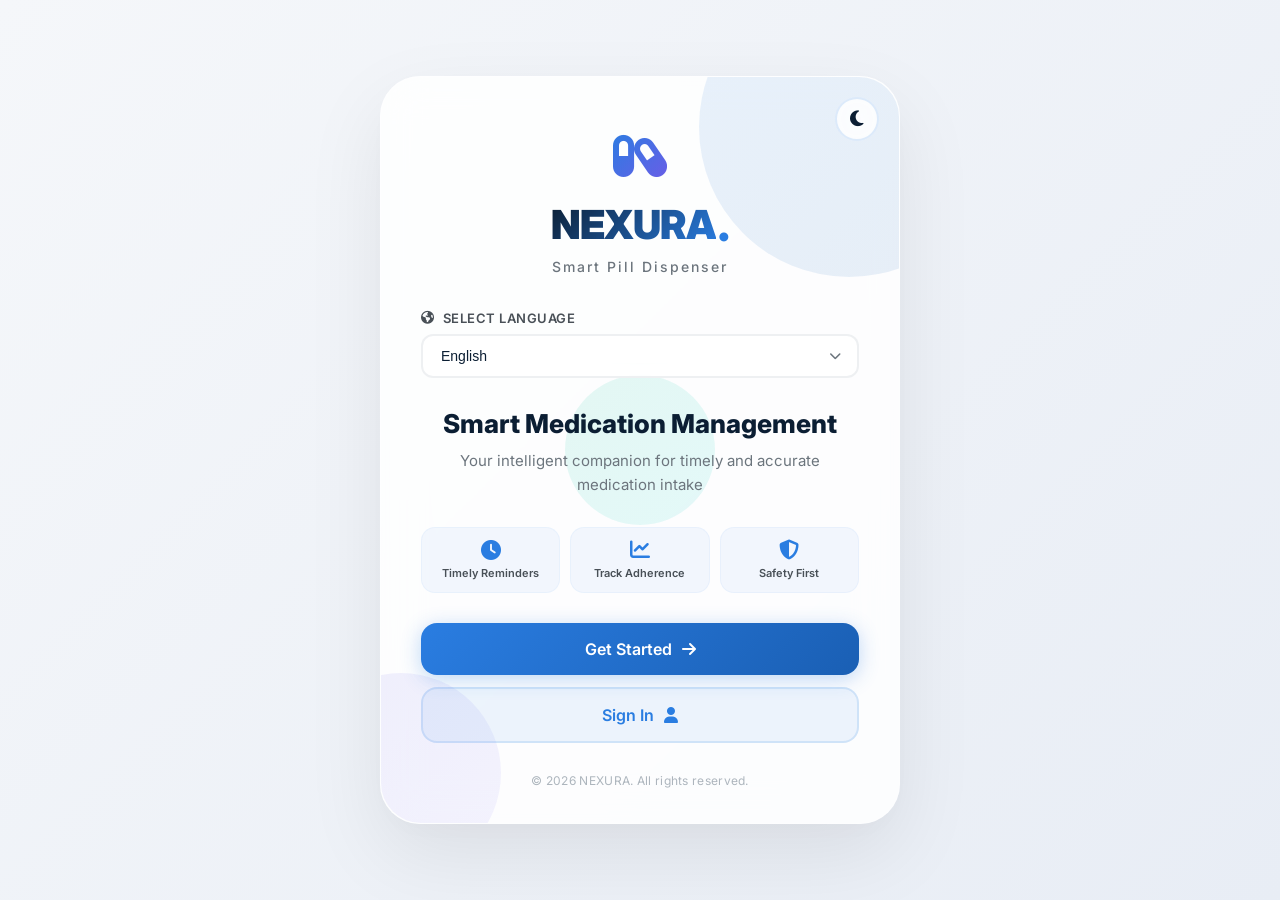
<file: index.html>
<!DOCTYPE html>
<html lang="en">
<head>
    <meta charset="UTF-8">
    <meta name="viewport" content="width=device-width, initial-scale=1.0">
    <title>NEXURA - Smart Pill Dispenser</title>
    
    <!-- Font Awesome 6 -->
    <link rel="stylesheet" href="https://cdnjs.cloudflare.com/ajax/libs/font-awesome/6.4.0/css/all.min.css">
    
    <!-- Google Fonts -->
    <link href="https://fonts.googleapis.com/css2?family=Inter:wght@400;500;600;700;800;900&display=swap" rel="stylesheet">
    
    <!-- CSS -->
    <link rel="stylesheet" href="style.css">
</head>
<body>
    <div class="container">
        <!-- Theme Toggle Button -->
        <button class="theme-toggle" id="themeToggle" aria-label="Toggle theme">
            <i class="fas fa-moon"></i>
        </button>

        <!-- Background Decoration -->
        <div class="bg-decoration">
            <div class="circle circle-1"></div>
            <div class="circle circle-2"></div>
            <div class="circle circle-3"></div>
        </div>

        <!-- Main Content -->
        <div class="main-content">
            <!-- Logo Section -->
            <div class="logo-container">
                <div class="logo-icon">
                    <i class="fas fa-capsules"></i>
                </div>
                <div class="logo-text">
                    <span class="logo-nexura">NEXURA</span>
                    <span class="logo-dot">.</span>
                </div>
                <div class="logo-sub" data-i18n="tagline">Smart Pill Dispenser</div>
            </div>

            <!-- Language Selector -->
            <div class="language-section">
                <div class="language-label">
                    <i class="fas fa-globe-americas"></i>
                    <span data-i18n="selectLanguage">Select Language</span>
                </div>
                <div class="language-select-wrapper">
                    <select class="language-select" id="languageSelect">
                        <!-- Options will be populated by JavaScript -->
                    </select>
                    <i class="fas fa-chevron-down language-arrow"></i>
                </div>
            </div>

            <!-- Welcome Text -->
            <div class="welcome-text">
                <h1 data-i18n="welcomeTitle">Smart Medication Management</h1>
                <p data-i18n="welcomeSubtitle">Your intelligent companion for timely and accurate medication intake</p>
            </div>

            <!-- Features Preview -->
            <div class="features-preview">
                <div class="feature-item">
                    <i class="fas fa-clock"></i>
                    <span data-i18n="featureTimely">Timely Reminders</span>
                </div>
                <div class="feature-item">
                    <i class="fas fa-chart-line"></i>
                    <span data-i18n="featureTracking">Track Adherence</span>
                </div>
                <div class="feature-item">
                    <i class="fas fa-shield-alt"></i>
                    <span data-i18n="featureSafety">Safety First</span>
                </div>
            </div>

            <!-- Buttons -->
            <div class="button-group">
                <button class="btn btn-primary" id="getStartedBtn">
                    <span data-i18n="getStarted">Get Started</span>
                    <i class="fas fa-arrow-right"></i>
                </button>
                <button class="btn btn-secondary" id="signInBtn">
                    <span data-i18n="signIn">Sign In</span>
                    <i class="fas fa-user"></i>
                </button>
            </div>

            <!-- Footer -->
            <div class="footer">
                <span data-i18n="footerText">© 2026 NEXURA. All rights reserved.</span>
            </div>
        </div>
    </div>

    <!-- JavaScript Files -->
    <script src="app.js"></script>
</body>
</html>
</file>
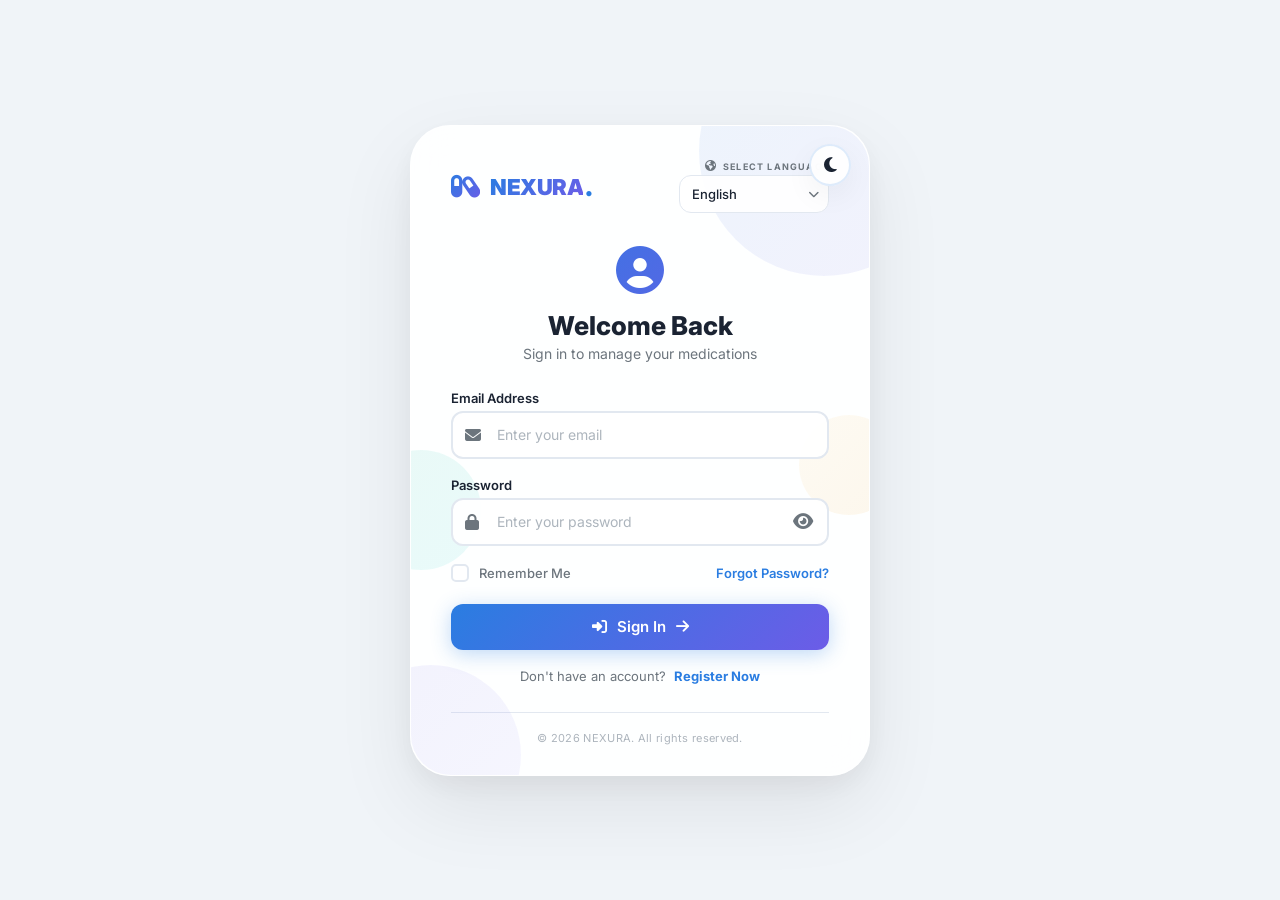
<file: login.html>
<!DOCTYPE html>
<html lang="en">
<head>
    <meta charset="UTF-8">
    <meta name="viewport" content="width=device-width, initial-scale=1.0">
    <title>NEXURA - Login</title>
    
    <!-- Font Awesome 6 -->
    <link rel="stylesheet" href="https://cdnjs.cloudflare.com/ajax/libs/font-awesome/6.4.0/css/all.min.css">
    
    <!-- Google Fonts -->
    <link href="https://fonts.googleapis.com/css2?family=Inter:wght@300;400;500;600;700;800;900&display=swap" rel="stylesheet">
    
    <!-- CSS -->
    <link rel="stylesheet" href="login.css">
</head>
<body>
    <div class="login-container">
        <!-- Theme Toggle Button -->
        <button class="theme-toggle" id="themeToggle" aria-label="Toggle theme">
            <i class="fas fa-moon"></i>
        </button>

        <!-- Background Decoration -->
        <div class="bg-decoration">
            <div class="circle circle-1"></div>
            <div class="circle circle-2"></div>
            <div class="circle circle-3"></div>
            <div class="circle circle-4"></div>
        </div>

        <!-- Main Content -->
        <div class="login-main">
            <!-- Top Bar -->
            <div class="login-top-bar">
                <div class="logo-container">
                    <div class="logo-icon">
                        <i class="fas fa-capsules"></i>
                    </div>
                    <div class="logo-text">
                        <span class="logo-nexura">NEXURA</span>
                        <span class="logo-dot">.</span>
                    </div>
                </div>
                
                <div class="language-section">
                    <div class="language-label">
                        <i class="fas fa-globe-americas"></i>
                        <span data-i18n="selectLanguage">SELECT LANGUAGE</span>
                    </div>
                    <div class="language-select-wrapper">
                        <select class="language-select" id="languageSelect">
                            <option value="en">English</option>
                            <option value="hi">हिंदी</option>
                            <option value="ta">தமிழ்</option>
                            <option value="te">తెలుగు</option>
                            <option value="kn">ಕನ್ನಡ</option>
                            <option value="ml">മലയാളം</option>
                            <option value="mr">मराठी</option>
                            <option value="gu">ગુજરાતી</option>
                            <option value="bn">বাংলা</option>
                            <option value="pa">ਪੰਜਾਬੀ</option>
                            <option value="as">অসমীয়া</option>
                            <option value="mai">मैथिली</option>
                            <option value="sat">ᱥᱟᱱᱛᱟᱲᱤ</option>
                            <option value="ks">कॉशुर</option>
                            <option value="sd">سنڌي</option>
                            <option value="kok">कोंकणी</option>
                            <option value="mni">মৈতৈলোন্</option>
                            <option value="ne">नेपाली</option>
                            <option value="brx">बर'</option>
                            <option value="doi">डोगरी</option>
                            <option value="sa">संस्कृतम्</option>
                            <option value="es">Español</option>
                            <option value="fr">Français</option>
                            <option value="de">Deutsch</option>
                            <option value="ja">日本語</option>
                            <option value="zh">中文</option>
                        </select>
                        <i class="fas fa-chevron-down language-arrow"></i>
                    </div>
                </div>
            </div>

            <!-- Login Form -->
            <div class="login-form-container">
                <div class="login-header">
                    <div class="welcome-icon">
                        <i class="fas fa-user-circle"></i>
                    </div>
                    <h1 data-i18n="welcomeBack">Welcome Back</h1>
                    <p data-i18n="loginSubtitle">Sign in to manage your medications</p>
                </div>

                <form id="loginForm" autocomplete="off">
                    <!-- Email Field -->
                    <div class="form-group">
                        <label class="form-label" data-i18n="email">Email Address</label>
                        <div class="input-with-icon">
                            <i class="fas fa-envelope"></i>
                            <input type="email" class="form-control" id="loginEmail" 
                                   placeholder="Enter your email" 
                                   data-i18n-placeholder="enterEmail" required>
                        </div>
                    </div>

                    <!-- Password Field -->
                    <div class="form-group">
                        <label class="form-label" data-i18n="password">Password</label>
                        <div class="input-with-icon password-field">
                            <i class="fas fa-lock"></i>
                            <input type="password" class="form-control" id="loginPassword" 
                                   placeholder="Enter your password" 
                                   data-i18n-placeholder="enterPassword" required>
                            <button type="button" class="btn-toggle-password" id="passwordToggleBtn" onclick="togglePasswordVisibility()">
                                <i class="fas fa-eye" id="passwordToggleIcon"></i>
                            </button>
                        </div>
                    </div>

                    <!-- Remember Me & Forgot Password -->
                    <div class="form-options">
                        <label class="checkbox-label">
                            <input type="checkbox" id="rememberMe">
                            <span class="checkmark"></span>
                            <span data-i18n="rememberMe">Remember Me</span>
                        </label>
                        <a href="#" id="forgotPasswordLink" data-i18n="forgotPassword">Forgot Password?</a>
                    </div>

                    <!-- Submit Button -->
                    <button type="submit" class="btn btn-primary btn-block btn-login" id="loginBtn">
                        <i class="fas fa-sign-in-alt"></i>
                        <span data-i18n="signIn">Sign In</span>
                        <i class="fas fa-arrow-right"></i>
                    </button>

                    <!-- Register Link -->
                    <div class="register-link">
                        <span data-i18n="dontHaveAccount">Don't have an account?</span>
                        <a href="register.html" id="registerLink" data-i18n="register">Register Now</a>
                    </div>

                    <div id="loginStatus" class="status-message"></div>
                </form>
            </div>

            <!-- Footer -->
            <div class="footer">
                <span data-i18n="footerText">© 2026 NEXURA. All rights reserved.</span>
            </div>
        </div>
    </div>

    <!-- Forgot Password Modal -->
    <div class="modal-overlay" id="forgotPasswordModal">
        <div class="modal-box">
            <div class="modal-header">
                <h3 data-i18n="resetPassword">Reset Password</h3>
                <button class="modal-close" onclick="closeForgotPasswordModal()">
                    <i class="fas fa-times"></i>
                </button>
            </div>
            <div class="modal-body">
                <p data-i18n="resetPasswordSubtitle">Enter your email address and we'll send you a link to reset your password</p>
                <div class="form-group">
                    <label data-i18n="email">Email Address</label>
                    <input type="email" class="form-control" id="resetEmail" 
                           placeholder="Enter your email" data-i18n-placeholder="enterEmail">
                </div>
                <div id="resetStatus" class="status-message" style="display:none;"></div>
            </div>
            <div class="modal-footer">
                <button class="btn btn-outline" onclick="closeForgotPasswordModal()" data-i18n="cancel">Cancel</button>
                <button class="btn btn-primary" onclick="sendResetLink()" data-i18n="sendResetLink">Send Reset Link</button>
            </div>
        </div>
    </div>

    <!-- Toast Notification -->
    <div class="toast" id="toast">
        <div class="toast-icon">
            <i class="fas fa-check-circle"></i>
        </div>
        <div class="toast-content">
            <div class="toast-title" id="toastTitle">Success</div>
            <div class="toast-message" id="toastMessage">Login successful!</div>
        </div>
        <button class="toast-close" onclick="closeToast()">
            <i class="fas fa-times"></i>
        </button>
    </div>

    <!-- JavaScript Files -->
    <script src="translations.js"></script>
    <script src="language.js"></script>
    <script src="login.js"></script>
</body>
</html>
</file>
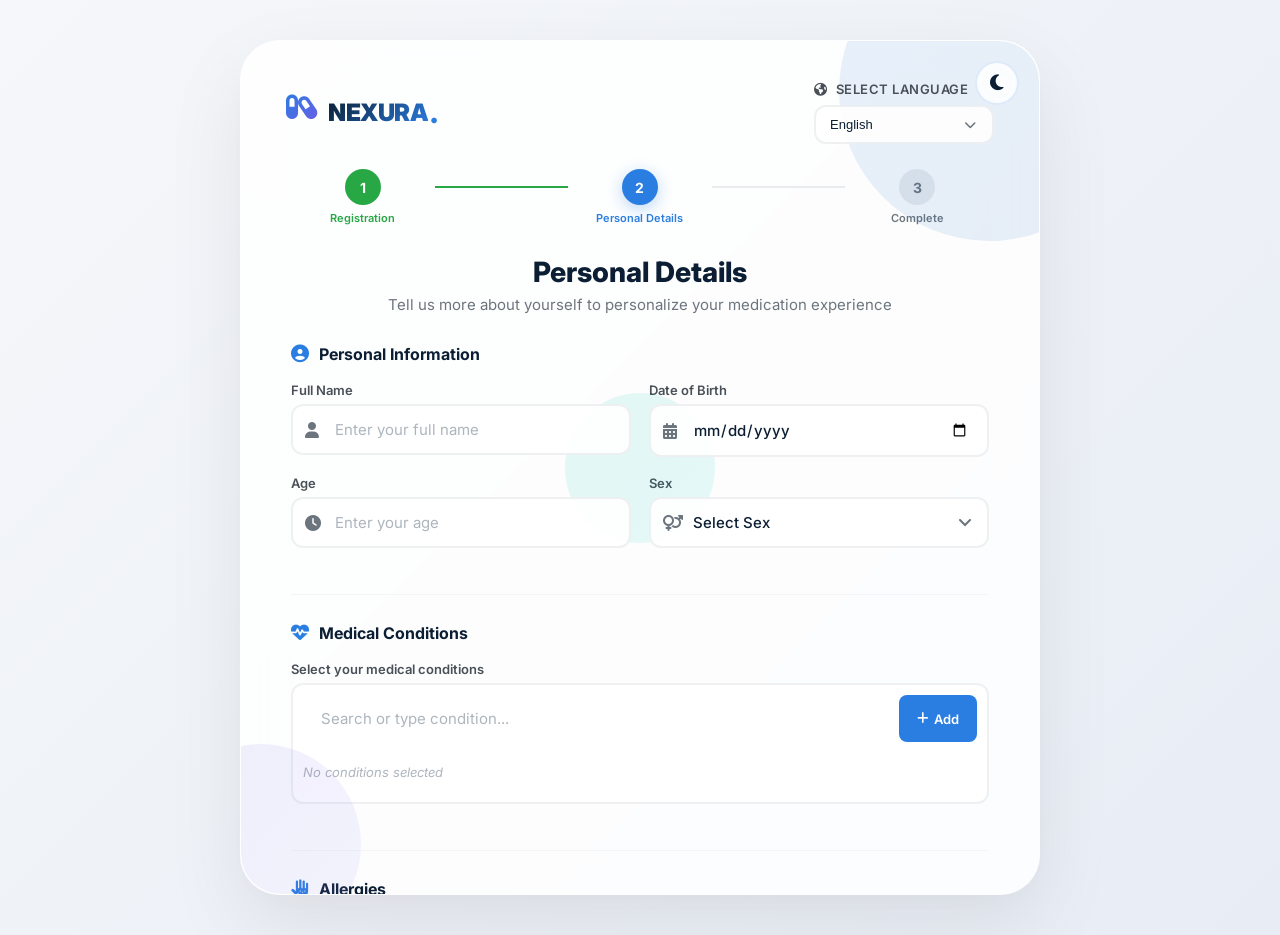
<file: personal-details.html>
<!DOCTYPE html>
<html lang="en">
<head>
    <meta charset="UTF-8">
    <meta name="viewport" content="width=device-width, initial-scale=1.0">
    <title>NEXURA - Personal Details</title>
    
    <!-- Font Awesome 6 -->
    <link rel="stylesheet" href="https://cdnjs.cloudflare.com/ajax/libs/font-awesome/6.4.0/css/all.min.css">
    
    <!-- Google Fonts -->
    <link href="https://fonts.googleapis.com/css2?family=Inter:wght@400;500;600;700;800;900&display=swap" rel="stylesheet">
    
    <!-- CSS -->
    <link rel="stylesheet" href="style.css">
    <link rel="stylesheet" href="personal-details.css">
</head>
<body>
    <div class="personal-details-container">
        <!-- Theme Toggle Button -->
        <button class="theme-toggle" id="themeToggle" aria-label="Toggle theme">
            <i class="fas fa-moon"></i>
        </button>

        <!-- Background Decoration -->
        <div class="bg-decoration">
            <div class="circle circle-1"></div>
            <div class="circle circle-2"></div>
            <div class="circle circle-3"></div>
        </div>

        <!-- Main Content -->
        <div class="personal-details-main">
            <!-- Top Bar -->
            <div class="personal-details-top-bar">
                <div class="logo-container">
                    <div class="logo-icon">
                        <i class="fas fa-capsules"></i>
                    </div>
                    <div class="logo-text">
                        <span class="logo-nexura">NEXURA</span>
                        <span class="logo-dot">.</span>
                    </div>
                </div>
                
                <div class="language-section">
                    <div class="language-label">
                        <i class="fas fa-globe-americas"></i>
                        <span data-i18n="selectLanguage">SELECT LANGUAGE</span>
                    </div>
                    <div class="language-select-wrapper">
                        <select class="language-select" id="languageSelect">
                            <!-- Options populated by JavaScript -->
                        </select>
                        <i class="fas fa-chevron-down language-arrow"></i>
                    </div>
                </div>
            </div>

            <!-- Progress Bar -->
            <div class="progress-container">
                <div class="progress-steps">
                    <div class="step completed">
                        <span class="step-number">1</span>
                        <span class="step-label" data-i18n="stepRegistration">Registration</span>
                    </div>
                    <div class="step-line completed"></div>
                    <div class="step active">
                        <span class="step-number">2</span>
                        <span class="step-label" data-i18n="stepPersonalDetails">Personal Details</span>
                    </div>
                    <div class="step-line"></div>
                    <div class="step">
                        <span class="step-number">3</span>
                        <span class="step-label" data-i18n="stepComplete">Complete</span>
                    </div>
                </div>
            </div>

            <!-- Personal Details Form -->
            <div class="personal-details-form-container">
                <div class="personal-details-header">
                    <h1 data-i18n="personalDetailsTitle">Personal Details</h1>
                    <p data-i18n="personalDetailsSubtitle">Tell us more about yourself to personalize your medication experience</p>
                </div>

                <form id="personalDetailsForm">
                    <!-- Personal Information -->
                    <div class="form-section">
                        <div class="section-title">
                            <i class="fas fa-user-circle"></i>
                            <span data-i18n="personalInfo">Personal Information</span>
                        </div>

                        <div class="form-row">
                            <div class="form-group">
                                <label class="form-label" data-i18n="fullName">Full Name</label>
                                <div class="input-with-icon">
                                    <i class="fas fa-user"></i>
                                    <input type="text" class="form-control" id="fullName" 
                                           placeholder="Enter your full name" 
                                           data-i18n-placeholder="fullName">
                                </div>
                            </div>
                            <div class="form-group">
                                <label class="form-label" data-i18n="dob">Date of Birth</label>
                                <div class="input-with-icon">
                                    <i class="fas fa-calendar-alt"></i>
                                    <input type="date" class="form-control" id="dob">
                                </div>
                            </div>
                        </div>

                        <div class="form-row">
                            <div class="form-group">
                                <label class="form-label" data-i18n="age">Age</label>
                                <div class="input-with-icon">
                                    <i class="fas fa-clock"></i>
                                    <input type="number" class="form-control" id="age" 
                                           placeholder="Enter your age" 
                                           data-i18n-placeholder="age" min="1" max="150">
                                </div>
                            </div>
                            <div class="form-group">
                                <label class="form-label" data-i18n="sex">Sex</label>
                                <div class="input-with-icon">
                                    <i class="fas fa-venus-mars"></i>
                                    <select class="form-control" id="sex">
                                        <option value="" data-i18n="selectSex">Select Sex</option>
                                        <option value="male" data-i18n="male">Male</option>
                                        <option value="female" data-i18n="female">Female</option>
                                        <option value="other" data-i18n="other">Other</option>
                                        <option value="prefer-not" data-i18n="preferNot">Prefer not to say</option>
                                    </select>
                                </div>
                            </div>
                        </div>
                    </div>

                    <!-- Medical Conditions -->
                    <div class="form-section">
                        <div class="section-title">
                            <i class="fas fa-heartbeat"></i>
                            <span data-i18n="medicalConditions">Medical Conditions</span>
                        </div>

                        <div class="form-group">
                            <label class="form-label" data-i18n="selectConditions">Select your medical conditions</label>
                            <div class="multi-select-container" id="conditionsContainer">
                                <div class="multi-select-input">
                                    <input type="text" class="form-control" id="conditionSearch" 
                                           placeholder="Search or type condition..." 
                                           data-i18n-placeholder="searchCondition">
                                    <button type="button" class="btn-add-item" id="addConditionBtn">
                                        <i class="fas fa-plus"></i> Add
                                    </button>
                                </div>
                                <div class="multi-select-dropdown" id="conditionsDropdown"></div>
                                <div class="selected-items" id="selectedConditions"></div>
                            </div>
                        </div>
                    </div>

                    <!-- Allergies -->
                    <div class="form-section">
                        <div class="section-title">
                            <i class="fas fa-allergies"></i>
                            <span data-i18n="allergies">Allergies</span>
                        </div>

                        <div class="form-group">
                            <label class="form-label" data-i18n="selectAllergies">Select your allergies</label>
                            <div class="multi-select-container" id="allergiesContainer">
                                <div class="multi-select-input">
                                    <input type="text" class="form-control" id="allergySearch" 
                                           placeholder="Search or type allergy..." 
                                           data-i18n-placeholder="searchAllergy">
                                    <button type="button" class="btn-add-item" id="addAllergyBtn">
                                        <i class="fas fa-plus"></i> Add
                                    </button>
                                </div>
                                <div class="multi-select-dropdown" id="allergiesDropdown"></div>
                                <div class="selected-items" id="selectedAllergies"></div>
                            </div>
                        </div>
                    </div>

                    <!-- Medication Schedule - UPDATED WITH DAYS -->
                    <div class="form-section">
                        <div class="section-title">
                            <i class="fas fa-pills"></i>
                            <span data-i18n="medicationSchedule">Medication Schedule</span>
                        </div>

                        <div class="form-group">
                            <label class="form-label" data-i18n="addMedication">Add your medications</label>
                            <div class="medication-schedule-container">
                                <!-- Medication Input Row - UPDATED WITH DAYS -->
                                <div class="medication-input-row">
                                    <div class="medication-name-wrapper">
                                        <input type="text" class="form-control medication-input" id="medicationInput" 
                                               placeholder="Type medication name..." 
                                               data-i18n-placeholder="medicationName">
                                    </div>
                                    <div class="medication-day-wrapper">
                                        <select class="form-control medication-day" id="medicationDay">
                                            <option value="all" data-i18n="allDays">All Days</option>
                                            <option value="monday" data-i18n="monday">Monday</option>
                                            <option value="tuesday" data-i18n="tuesday">Tuesday</option>
                                            <option value="wednesday" data-i18n="wednesday">Wednesday</option>
                                            <option value="thursday" data-i18n="thursday">Thursday</option>
                                            <option value="friday" data-i18n="friday">Friday</option>
                                            <option value="saturday" data-i18n="saturday">Saturday</option>
                                            <option value="sunday" data-i18n="sunday">Sunday</option>
                                        </select>
                                    </div>
                                    <div class="medication-time-wrapper">
                                        <input type="time" class="form-control medication-time" id="medicationTime" value="08:00">
                                        <i class="fas fa-clock time-icon"></i>
                                    </div>
                                    <div class="medication-dosage-wrapper">
                                        <input type="text" class="form-control medication-dosage" id="medicationDosage" 
                                               placeholder="Dosage (e.g., 500mg)" data-i18n-placeholder="dosage">
                                    </div>
                                    <button type="button" class="btn-add-medication" id="addMedicationBtn">
                                        <i class="fas fa-plus"></i>
                                    </button>
                                </div>
                                
                                <!-- Selected Medications List -->
                                <div class="selected-medications" id="selectedMedications">
                                    <span class="empty-message" data-i18n="noMedications">No medications added yet</span>
                                </div>
                            </div>
                        </div>
                    </div>

                    <!-- Emergency Contacts -->
                    <div class="form-section">
                        <div class="section-title">
                            <i class="fas fa-phone-alt"></i>
                            <span data-i18n="emergencyContacts">Emergency Contacts</span>
                        </div>

                        <div class="form-group">
                            <label class="form-label" data-i18n="emergencyName">Contact Name</label>
                            <div class="input-with-icon">
                                <i class="fas fa-user"></i>
                                <input type="text" class="form-control" id="emergencyName" 
                                       placeholder="Enter emergency contact name" 
                                       data-i18n-placeholder="emergencyName">
                            </div>
                        </div>

                        <div class="form-row">
                            <div class="form-group">
                                <label class="form-label" data-i18n="emergencyRelation">Relationship</label>
                                <div class="input-with-icon">
                                    <i class="fas fa-users"></i>
                                    <input type="text" class="form-control" id="emergencyRelation" 
                                           placeholder="e.g., Spouse, Parent, Sibling" 
                                           data-i18n-placeholder="emergencyRelation">
                                </div>
                            </div>
                            <div class="form-group">
                                <label class="form-label" data-i18n="emergencyPhone">Phone Number</label>
                                <div class="input-with-icon">
                                    <i class="fas fa-phone"></i>
                                    <input type="tel" class="form-control" id="emergencyPhone" 
                                           placeholder="Enter 10-digit mobile number" 
                                           data-i18n-placeholder="emergencyPhone">
                                </div>
                            </div>
                        </div>
                    </div>

                    <!-- Doctor Details -->
                    <div class="form-section">
                        <div class="section-title">
                            <i class="fas fa-user-md"></i>
                            <span data-i18n="doctorDetails">Doctor Details</span>
                        </div>

                        <div class="form-row">
                            <div class="form-group">
                                <label class="form-label" data-i18n="doctorName">Doctor's Name</label>
                                <div class="input-with-icon">
                                    <i class="fas fa-user-md"></i>
                                    <input type="text" class="form-control" id="doctorName" 
                                           placeholder="Enter doctor's name" 
                                           data-i18n-placeholder="doctorName">
                                </div>
                            </div>
                            <div class="form-group">
                                <label class="form-label" data-i18n="doctorSpecialty">Specialty</label>
                                <div class="input-with-icon">
                                    <i class="fas fa-stethoscope"></i>
                                    <input type="text" class="form-control" id="doctorSpecialty" 
                                           placeholder="e.g., Cardiologist, Neurologist" 
                                           data-i18n-placeholder="doctorSpecialty">
                                </div>
                            </div>
                        </div>

                        <div class="form-row">
                            <div class="form-group">
                                <label class="form-label" data-i18n="doctorPhone">Doctor's Phone</label>
                                <div class="input-with-icon">
                                    <i class="fas fa-phone"></i>
                                    <input type="tel" class="form-control" id="doctorPhone" 
                                           placeholder="Enter doctor's phone number" 
                                           data-i18n-placeholder="doctorPhone">
                                </div>
                            </div>
                            <div class="form-group">
                                <label class="form-label" data-i18n="doctorEmail">Doctor's Email</label>
                                <div class="input-with-icon">
                                    <i class="fas fa-envelope"></i>
                                    <input type="email" class="form-control" id="doctorEmail" 
                                           placeholder="Enter doctor's email" 
                                           data-i18n-placeholder="doctorEmail">
                                </div>
                            </div>
                        </div>
                    </div>

                    <!-- Submit Button -->
                    <button type="submit" class="btn btn-primary btn-block btn-submit" id="submitBtn">
                        <i class="fas fa-save"></i>
                        <span data-i18n="saveAndContinue">Save & Continue</span>
                        <i class="fas fa-arrow-right"></i>
                    </button>

                    <!-- Back Link -->
                    <div class="back-link">
                        <a href="register.html" id="backLink">
                            <i class="fas fa-arrow-left"></i>
                            <span data-i18n="backToRegistration">Back to Registration</span>
                        </a>
                    </div>

                    <div id="personalDetailsStatus" class="status-message"></div>
                </form>
            </div>

            <!-- Footer -->
            <div class="footer">
                <span data-i18n="footerText">© 2026 NEXURA. All rights reserved.</span>
            </div>
        </div>
    </div>

    <!-- JavaScript Files -->
    <script src="translations.js"></script>
    <script src="language.js"></script>
    <script src="personal-details.js"></script>
</body>
</html>
</file>
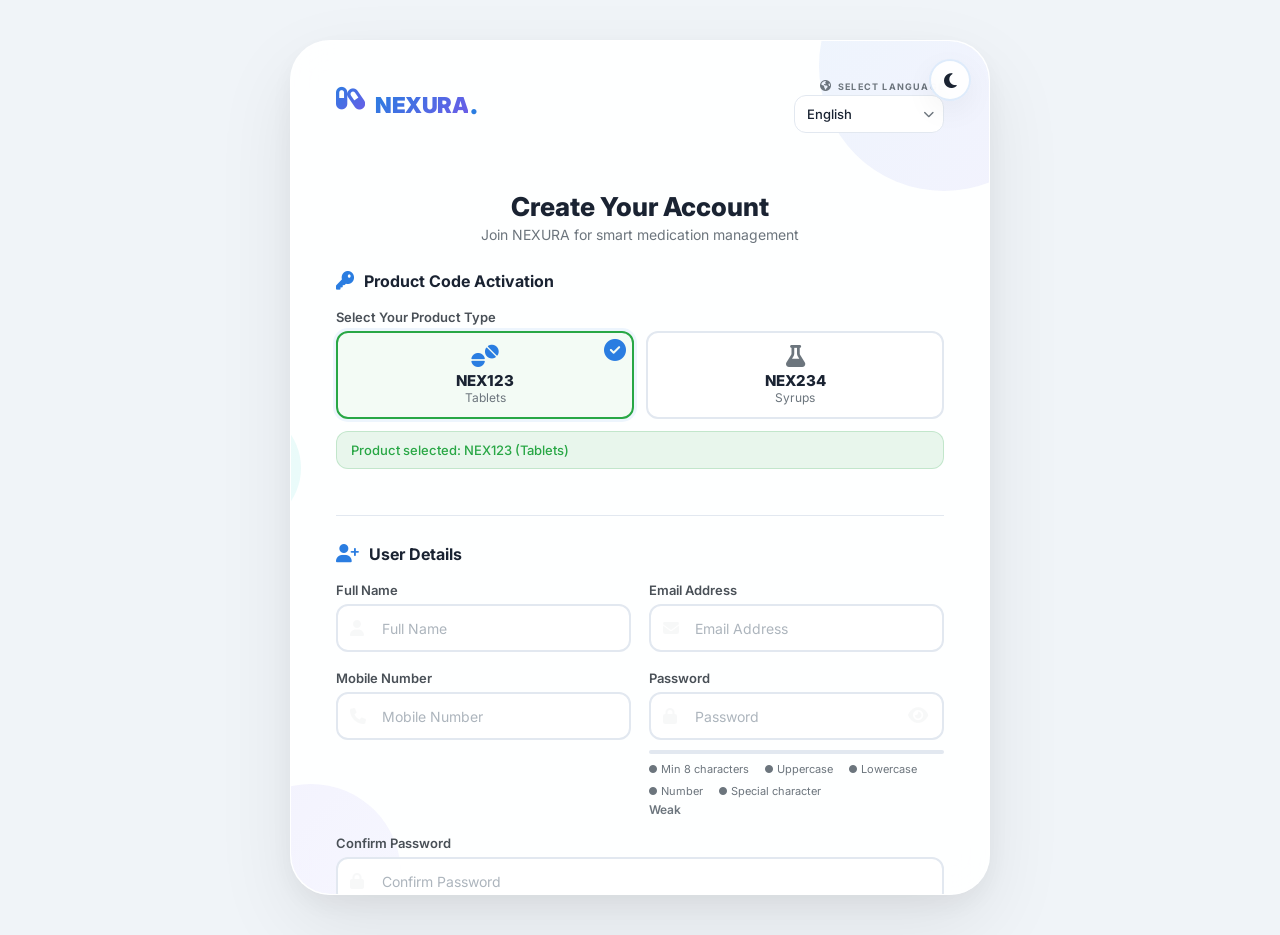
<file: register.html>
<!DOCTYPE html>
<html lang="en">
<head>
    <meta charset="UTF-8">
    <meta name="viewport" content="width=device-width, initial-scale=1.0">
    <title>NEXURA - Registration</title>
    
    <!-- Font Awesome 6 -->
    <link rel="stylesheet" href="https://cdnjs.cloudflare.com/ajax/libs/font-awesome/6.4.0/css/all.min.css">
    
    <!-- Google Fonts -->
    <link href="https://fonts.googleapis.com/css2?family=Inter:wght@400;500;600;700;800;900&display=swap" rel="stylesheet">
    
    <!-- CSS -->
    <link rel="stylesheet" href="style.css">
    <link rel="stylesheet" href="register.css">
</head>
<body>
    <div class="register-container">
        <!-- Theme Toggle Button -->
        <button class="theme-toggle" id="themeToggle" aria-label="Toggle theme">
            <i class="fas fa-moon"></i>
        </button>

        <!-- Background Decoration -->
        <div class="bg-decoration">
            <div class="circle circle-1"></div>
            <div class="circle circle-2"></div>
            <div class="circle circle-3"></div>
        </div>

        <!-- Main Content -->
        <div class="register-main">
            <!-- Top Bar -->
            <div class="register-top-bar">
                <div class="logo-container">
                    <div class="logo-icon">
                        <i class="fas fa-capsules"></i>
                    </div>
                    <div class="logo-text">
                        <span class="logo-nexura">NEXURA</span>
                        <span class="logo-dot">.</span>
                    </div>
                </div>
                
                <div class="language-section">
                    <div class="language-label">
                        <i class="fas fa-globe-americas"></i>
                        <span data-i18n="selectLanguage">SELECT LANGUAGE</span>
                    </div>
                    <div class="language-select-wrapper">
                        <select class="language-select" id="languageSelect">
                            <!-- Options populated by JavaScript -->
                        </select>
                        <i class="fas fa-chevron-down language-arrow"></i>
                    </div>
                </div>
            </div>

            <!-- Registration Form -->
            <div class="register-form-container">
                <div class="register-header">
                    <h1 data-i18n="registerTitle">Create Your Account</h1>
                    <p data-i18n="registerSubtitle">Join NEXURA for smart medication management</p>
                </div>

                <form id="registrationForm">
                    <!-- Product Code Activation - Radio Buttons -->
                    <div class="form-section">
                        <div class="section-title">
                            <i class="fas fa-key"></i>
                            <span data-i18n="productActivation">Product Code Activation</span>
                        </div>
                        <div class="form-group">
                            <label class="form-label" data-i18n="selectProductType">Select Your Product Type</label>
                            <div class="product-selector">
                                <div class="product-option">
                                    <input type="radio" name="productCode" id="productTablets" value="NEX123" checked>
                                    <label for="productTablets">
                                        <i class="fas fa-tablets"></i>
                                        <span class="product-name">NEX123</span>
                                        <span class="product-desc" data-i18n="tabletsProduct">Tablets</span>
                                        <span class="product-check">
                                            <i class="fas fa-check-circle"></i>
                                        </span>
                                    </label>
                                </div>
                                <div class="product-option">
                                    <input type="radio" name="productCode" id="productSyrups" value="NEX234">
                                    <label for="productSyrups">
                                        <i class="fas fa-flask"></i>
                                        <span class="product-name">NEX234</span>
                                        <span class="product-desc" data-i18n="syrupsProduct">Syrups</span>
                                        <span class="product-check">
                                            <i class="fas fa-check-circle"></i>
                                        </span>
                                    </label>
                                </div>
                            </div>
                            <div id="productStatus" class="status-message"></div>
                        </div>
                    </div>

                    <!-- User Details -->
                    <div class="form-section">
                        <div class="section-title">
                            <i class="fas fa-user-plus"></i>
                            <span data-i18n="userDetails">User Details</span>
                        </div>

                        <div class="form-row">
                            <div class="form-group">
                                <label class="form-label" data-i18n="fullName">Full Name</label>
                                <div class="input-with-icon">
                                    <i class="fas fa-user"></i>
                                    <input type="text" class="form-control" id="fullName" 
                                           placeholder="Enter your full name" 
                                           data-i18n-placeholder="fullName">
                                </div>
                            </div>
                            <div class="form-group">
                                <label class="form-label" data-i18n="email">Email Address</label>
                                <div class="input-with-icon">
                                    <i class="fas fa-envelope"></i>
                                    <input type="email" class="form-control" id="email" 
                                           placeholder="Enter your email" 
                                           data-i18n-placeholder="email">
                                </div>
                            </div>
                        </div>

                        <div class="form-row">
                            <div class="form-group">
                                <label class="form-label" data-i18n="mobile">Mobile Number</label>
                                <div class="input-with-icon">
                                    <i class="fas fa-phone"></i>
                                    <input type="tel" class="form-control" id="mobile" 
                                           placeholder="Enter 10-digit mobile number" 
                                           data-i18n-placeholder="mobile">
                                </div>
                            </div>
                            <div class="form-group">
                                <label class="form-label" data-i18n="password">Password</label>
                                <div class="input-with-icon">
                                    <i class="fas fa-lock"></i>
                                    <input type="password" class="form-control" id="password" 
                                           placeholder="Create a strong password" 
                                           data-i18n-placeholder="password">
                                    <button type="button" class="btn-toggle-password" onclick="togglePasswordVisibility()">
                                        <i class="fas fa-eye" id="passwordToggleIcon"></i>
                                    </button>
                                </div>
                                <!-- Password Strength Indicator -->
                                <div class="password-strength" id="passwordStrength">
                                    <div class="strength-bar">
                                        <div class="strength-fill" id="strengthFill"></div>
                                    </div>
                                    <div class="strength-requirements" id="strengthRequirements">
                                        <span class="req-item" id="reqLength">
                                            <i class="fas fa-circle"></i> Min 8 characters
                                        </span>
                                        <span class="req-item" id="reqUppercase">
                                            <i class="fas fa-circle"></i> Uppercase
                                        </span>
                                        <span class="req-item" id="reqLowercase">
                                            <i class="fas fa-circle"></i> Lowercase
                                        </span>
                                        <span class="req-item" id="reqNumber">
                                            <i class="fas fa-circle"></i> Number
                                        </span>
                                        <span class="req-item" id="reqSpecial">
                                            <i class="fas fa-circle"></i> Special character
                                        </span>
                                    </div>
                                    <span class="strength-text" id="strengthText">Weak</span>
                                </div>
                            </div>
                        </div>

                        <div class="form-group">
                            <label class="form-label" data-i18n="confirmPassword">Confirm Password</label>
                            <div class="input-with-icon">
                                <i class="fas fa-lock"></i>
                                <input type="password" class="form-control" id="confirmPassword" 
                                       placeholder="Confirm your password" 
                                       data-i18n-placeholder="confirmPassword">
                            </div>
                        </div>
                    </div>

                    <!-- Role Selection -->
                    <div class="form-section">
                        <div class="section-title">
                            <i class="fas fa-user-tag"></i>
                            <span data-i18n="roleSelection">Select Your Role</span>
                        </div>

                        <div class="role-selector">
                            <div class="role-option">
                                <input type="radio" name="role" id="rolePatient" value="patient" checked>
                                <label for="rolePatient">
                                    <i class="fas fa-user"></i>
                                    <span class="role-name" data-i18n="patient">Patient</span>
                                    <span class="role-desc" data-i18n="patientDesc">Manage your own medications</span>
                                </label>
                            </div>
                            <div class="role-option">
                                <input type="radio" name="role" id="roleCaregiver" value="caregiver">
                                <label for="roleCaregiver">
                                    <i class="fas fa-user-md"></i>
                                    <span class="role-name" data-i18n="caregiver">Caregiver</span>
                                    <span class="role-desc" data-i18n="caregiverDesc">Manage medications for others</span>
                                </label>
                            </div>
                            <div class="role-option">
                                <input type="radio" name="role" id="roleAdmin" value="admin">
                                <label for="roleAdmin">
                                    <i class="fas fa-user-cog"></i>
                                    <span class="role-name" data-i18n="admin">Admin</span>
                                    <span class="role-desc" data-i18n="adminDesc">Full system access</span>
                                </label>
                            </div>
                        </div>
                    </div>

                    <!-- Terms & Conditions -->
                    <div class="form-group terms-group">
                        <label class="checkbox-label">
                            <input type="checkbox" id="termsCheck">
                            <span class="checkmark"></span>
                            <span data-i18n="termsText">I agree to the Terms & Conditions and Privacy Policy</span>
                        </label>
                    </div>

                    <!-- Submit Button -->
                    <button type="submit" class="btn btn-primary btn-block btn-register" id="registerBtn">
                        <i class="fas fa-rocket"></i>
                        <span data-i18n="registerAndStart">Register & Start with Personal Details</span>
                        <i class="fas fa-arrow-right"></i>
                    </button>

                    <!-- Login Link -->
                    <div class="login-link">
                        <span data-i18n="alreadyHaveAccount">Already have an account?</span>
                        <a href="#" id="signInLink" data-i18n="signIn">Sign In</a>
                    </div>

                    <!-- Forgot Password Link -->
                    <div class="forgot-password-link">
                        <a href="#" id="forgotPasswordLink" data-i18n="forgotPassword">Forgot Password?</a>
                    </div>

                    <div id="registrationStatus" class="status-message"></div>
                </form>
            </div>

            <!-- Footer -->
            <div class="footer">
                <span data-i18n="footerText">© 2026 NEXURA. All rights reserved.</span>
            </div>
        </div>
    </div>

    <!-- Forgot Password Modal -->
    <div class="modal-overlay" id="forgotPasswordModal">
        <div class="modal-box">
            <div class="modal-header">
                <h3 data-i18n="resetPassword">Reset Password</h3>
                <button class="modal-close" onclick="closeForgotPasswordModal()">
                    <i class="fas fa-times"></i>
                </button>
            </div>
            <div class="modal-body">
                <p data-i18n="resetPasswordSubtitle">Enter your email or mobile number to receive OTP</p>
                <div class="form-group">
                    <label data-i18n="emailOrMobile">Email or Mobile</label>
                    <input type="text" class="form-control" id="resetIdentifier" 
                           placeholder="Enter email or mobile" data-i18n-placeholder="enterEmailOrMobile">
                </div>
                <div id="resetOTPSection" style="display:none;">
                    <div class="form-group">
                        <label data-i18n="enterOTP">Enter OTP</label>
                        <div class="otp-input-group">
                            <input type="text" class="form-control otp-input" id="otp1" maxlength="1" oninput="moveToNext(this, 'otp2')">
                            <input type="text" class="form-control otp-input" id="otp2" maxlength="1" oninput="moveToNext(this, 'otp3')">
                            <input type="text" class="form-control otp-input" id="otp3" maxlength="1" oninput="moveToNext(this, 'otp4')">
                            <input type="text" class="form-control otp-input" id="otp4" maxlength="1" oninput="moveToNext(this, 'otp5')">
                            <input type="text" class="form-control otp-input" id="otp5" maxlength="1" oninput="moveToNext(this, 'otp6')">
                            <input type="text" class="form-control otp-input" id="otp6" maxlength="1">
                        </div>
                    </div>
                    <div class="form-group">
                        <label data-i18n="newPassword">New Password</label>
                        <input type="password" class="form-control" id="resetNewPassword" 
                               placeholder="Enter new password" data-i18n-placeholder="newPassword">
                    </div>
                    <div class="form-group">
                        <label data-i18n="confirmPassword">Confirm Password</label>
                        <input type="password" class="form-control" id="resetConfirmPassword" 
                               placeholder="Confirm new password" data-i18n-placeholder="confirmPassword">
                    </div>
                </div>
            </div>
            <div class="modal-footer">
                <button class="btn btn-outline" onclick="closeForgotPasswordModal()" data-i18n="cancel">Cancel</button>
                <button class="btn btn-primary" id="sendOTPBtn" onclick="sendOTP()" data-i18n="sendOTP">Send OTP</button>
                <button class="btn btn-success" id="resetPasswordBtn" style="display:none;" onclick="resetPassword()" data-i18n="resetPassword">Reset Password</button>
            </div>
            <div id="resetStatus" class="status-message"></div>
        </div>
    </div>

    <!-- OTP Verification Modal -->
    <div class="modal-overlay" id="otpVerificationModal">
        <div class="modal-box">
            <div class="modal-header">
                <h3 data-i18n="otpVerification">OTP Verification</h3>
                <button class="modal-close" onclick="closeOTPModal()">
                    <i class="fas fa-times"></i>
                </button>
            </div>
            <div class="modal-body">
                <p data-i18n="otpSentMessage">We've sent a 6-digit OTP to your registered email/mobile</p>
                <div class="form-group">
                    <div class="otp-input-group">
                        <input type="text" class="form-control otp-input" id="otp1" maxlength="1" oninput="moveToNext(this, 'otp2')">
                        <input type="text" class="form-control otp-input" id="otp2" maxlength="1" oninput="moveToNext(this, 'otp3')">
                        <input type="text" class="form-control otp-input" id="otp3" maxlength="1" oninput="moveToNext(this, 'otp4')">
                        <input type="text" class="form-control otp-input" id="otp4" maxlength="1" oninput="moveToNext(this, 'otp5')">
                        <input type="text" class="form-control otp-input" id="otp5" maxlength="1" oninput="moveToNext(this, 'otp6')">
                        <input type="text" class="form-control otp-input" id="otp6" maxlength="1">
                    </div>
                </div>
            </div>
            <div class="modal-footer">
                <button class="btn btn-outline" onclick="closeOTPModal()" data-i18n="cancel">Cancel</button>
                <button class="btn btn-primary" onclick="verifyOTP()" data-i18n="verifyOTP">Verify OTP</button>
                <button class="btn btn-outline" onclick="resendOTP()" data-i18n="resendOTP">Resend OTP</button>
            </div>
            <div id="otpStatus" class="status-message"></div>
        </div>
    </div>

    <!-- JavaScript Files -->
    <script src="translations.js"></script>
    <script src="language.js"></script>
    <script src="register.js"></script>
</body>
</html>
</file>
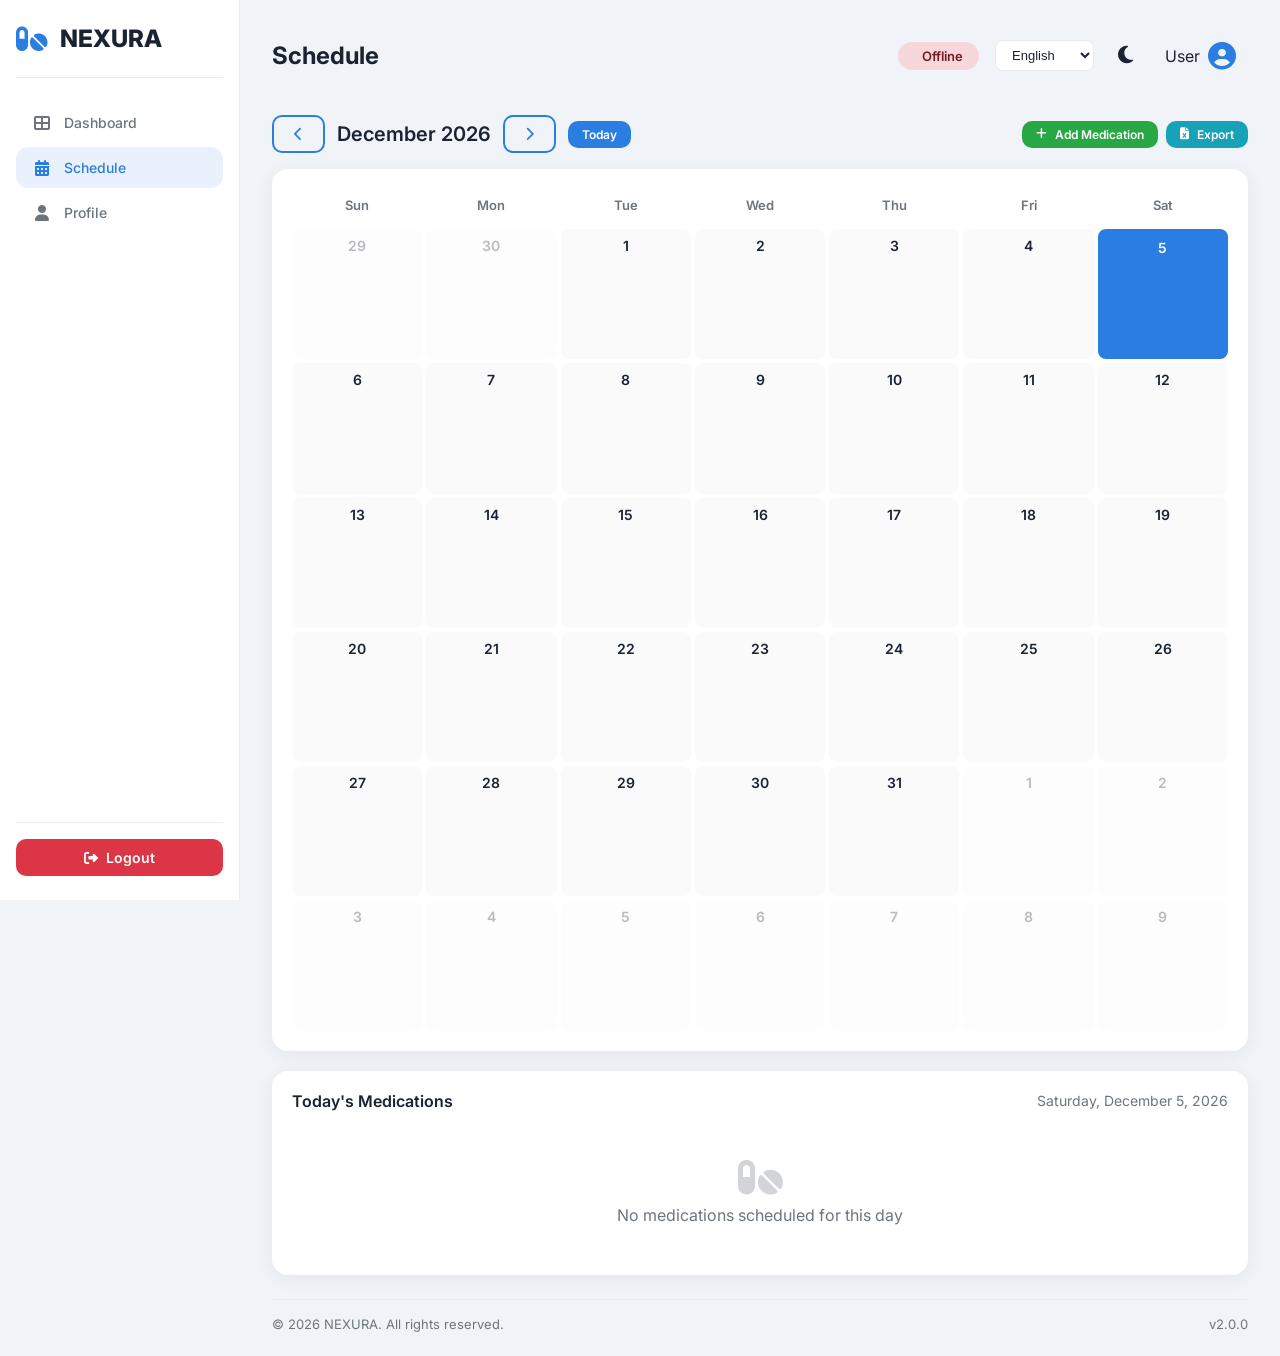
<file: schedule.html>
<!DOCTYPE html>
<html lang="en">
<head>
    <meta charset="UTF-8">
    <meta name="viewport" content="width=device-width, initial-scale=1.0">
    <title>NEXURA - Schedule</title>
    
    <!-- Font Awesome -->
    <link rel="stylesheet" href="https://cdnjs.cloudflare.com/ajax/libs/font-awesome/6.4.0/css/all.min.css">
    
    <!-- Google Fonts -->
    <link href="https://fonts.googleapis.com/css2?family=Inter:wght@300;400;500;600;700;800;900&display=swap" rel="stylesheet">
    
    <link rel="stylesheet" href="schedule.css">
</head>
<body>
    <div class="schedule-container">
        <!-- Sidebar -->
        <aside class="sidebar" id="sidebar">
            <div class="sidebar-logo">
                <i class="fas fa-pills"></i>
                <span data-i18n="appName">NEXURA</span>
            </div>
            <nav class="sidebar-nav">
                <a href="dashboard.html" class="nav-item" data-page="dashboard">
                    <i class="fas fa-th-large"></i>
                    <span data-i18n="dashboard">Dashboard</span>
                </a>
                <a href="#" class="nav-item active" data-page="schedule">
                    <i class="fas fa-calendar-alt"></i>
                    <span data-i18n="schedule">Schedule</span>
                </a>
                <a href="summary.html" class="nav-item" data-page="profile">
                    <i class="fas fa-user"></i>
                    <span data-i18n="profile">Profile</span>
                </a>
            </nav>
            <div class="sidebar-footer">
                <button class="btn btn-danger btn-block" onclick="logout()">
                    <i class="fas fa-sign-out-alt"></i> <span data-i18n="logout">Logout</span>
                </button>
            </div>
        </aside>

        <!-- Main Content -->
        <main class="main-content">
            <!-- Top Bar -->
            <header class="topbar">
                <div class="topbar-left">
                    <button class="btn-icon" id="sidebarToggle" onclick="toggleSidebar()">
                        <i class="fas fa-bars"></i>
                    </button>
                    <h1 data-i18n="schedule">Schedule</h1>
                </div>
                <div class="topbar-right">
                    <div class="status-badge online" id="deviceStatus">
                        <i class="fas fa-wifi"></i>
                        <span data-i18n="connected">Connected</span>
                    </div>
                    <div class="language-section">
                        <select class="language-select" id="languageSelect">
                            <!-- Options populated by JavaScript -->
                        </select>
                    </div>
                    <button class="btn-icon" id="themeToggle" onclick="toggleTheme()">
                        <i class="fas fa-moon"></i>
                    </button>
                    <div class="user-profile" onclick="goToProfile()">
                        <span id="userNameDisplay">User</span>
                        <i class="fas fa-user-circle"></i>
                    </div>
                </div>
            </header>

            <!-- Schedule Controls -->
            <div class="schedule-controls">
                <div class="controls-left">
                    <button class="btn btn-outline" id="prevMonthBtn">
                        <i class="fas fa-chevron-left"></i>
                    </button>
                    <h2 id="currentMonthDisplay">July 2026</h2>
                    <button class="btn btn-outline" id="nextMonthBtn">
                        <i class="fas fa-chevron-right"></i>
                    </button>
                    <button class="btn btn-primary btn-sm" id="todayBtn">
                        <span data-i18n="today">Today</span>
                    </button>
                </div>
                <div class="controls-right">
                    <button class="btn btn-success btn-sm" onclick="addMedication()">
                        <i class="fas fa-plus"></i> <span data-i18n="addMedication">Add Medication</span>
                    </button>
                    <button class="btn btn-info btn-sm" onclick="exportSchedule()">
                        <i class="fas fa-file-excel"></i> <span data-i18n="exportSchedule">Export</span>
                    </button>
                </div>
            </div>

            <!-- Calendar -->
            <div class="calendar-container">
                <div class="calendar-header">
                    <div class="day-header" data-i18n="sun">Sun</div>
                    <div class="day-header" data-i18n="mon">Mon</div>
                    <div class="day-header" data-i18n="tue">Tue</div>
                    <div class="day-header" data-i18n="wed">Wed</div>
                    <div class="day-header" data-i18n="thu">Thu</div>
                    <div class="day-header" data-i18n="fri">Fri</div>
                    <div class="day-header" data-i18n="sat">Sat</div>
                </div>
                <div class="calendar-grid" id="calendarGrid">
                    <!-- Days populated by JavaScript -->
                </div>
            </div>

            <!-- Day Details -->
            <div class="day-details">
                <div class="day-details-header">
                    <h3 id="selectedDateDisplay">Today's Medications</h3>
                    <span class="day-details-date" id="selectedDateFull">July 26, 2026</span>
                </div>
                <div class="day-details-list" id="dayDetailsList">
                    <div class="log-empty">
                        <i class="fas fa-pills"></i>
                        <p data-i18n="noMedicationsScheduled">No medications scheduled for this day</p>
                    </div>
                </div>
            </div>

            <!-- Footer -->
            <footer class="footer">
                <span>© 2026 NEXURA. <span data-i18n="allRightsReserved">All rights reserved.</span></span>
                <span class="footer-version">v2.0.0</span>
            </footer>
        </main>
    </div>

    <!-- Add Medication Modal -->
    <div class="modal-overlay" id="addMedicationModal">
        <div class="modal-box">
            <div class="modal-header">
                <h3 data-i18n="addNewMedication">Add New Medication</h3>
                <button class="modal-close" onclick="closeModal()">
                    <i class="fas fa-times"></i>
                </button>
            </div>
            <div class="modal-body">
                <div class="form-group">
                    <label data-i18n="medicationName">Medication Name</label>
                    <input type="text" class="form-control" id="medName" placeholder="Enter medication name" data-i18n-placeholder="enterMedicationName">
                </div>
                <div class="form-group">
                    <label data-i18n="dosage">Dosage</label>
                    <input type="text" class="form-control" id="medDosage" placeholder="e.g., 500mg" data-i18n-placeholder="enterDosage">
                </div>
                <div class="form-group">
                    <label data-i18n="time">Time</label>
                    <input type="time" class="form-control" id="medTime" value="08:00">
                </div>
                <div class="form-group">
                    <label data-i18n="frequency">Frequency</label>
                    <select class="form-control" id="medFrequency">
                        <option value="daily" data-i18n="daily">Daily</option>
                        <option value="weekly" data-i18n="weekly">Weekly</option>
                        <option value="monthly" data-i18n="monthly">Monthly</option>
                    </select>
                </div>
            </div>
            <div class="modal-footer">
                <button class="btn btn-outline" onclick="closeModal()" data-i18n="cancel">Cancel</button>
                <button class="btn btn-primary" onclick="saveMedication()" data-i18n="save">Save</button>
            </div>
        </div>
    </div>

    <script src="translations.js"></script>
    <script src="language.js"></script>
    <script src="schedule.js"></script>
</body>
</html>
</file>
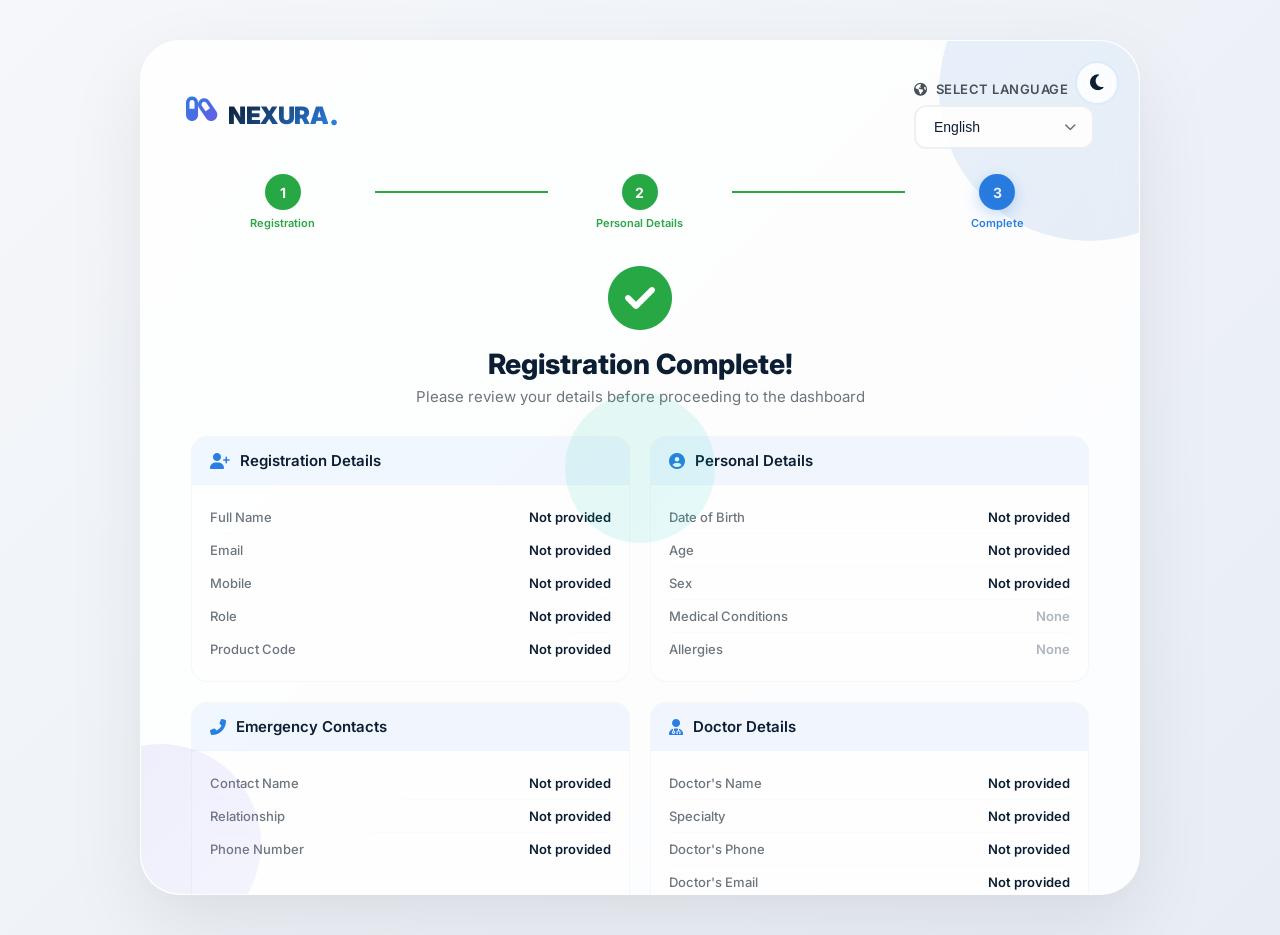
<file: summary.html>
<!DOCTYPE html>
<html lang="en">
<head>
    <meta charset="UTF-8">
    <meta name="viewport" content="width=device-width, initial-scale=1.0">
    <title>NEXURA - Summary</title>
    
    <!-- Font Awesome 6 -->
    <link rel="stylesheet" href="https://cdnjs.cloudflare.com/ajax/libs/font-awesome/6.4.0/css/all.min.css">
    
    <!-- Google Fonts -->
    <link href="https://fonts.googleapis.com/css2?family=Inter:wght@400;500;600;700;800;900&display=swap" rel="stylesheet">
    
    <!-- CSS -->
    <link rel="stylesheet" href="style.css">
    <link rel="stylesheet" href="summary.css">
</head>
<body>
    <div class="summary-container">
        <!-- Theme Toggle Button -->
        <button class="theme-toggle" id="themeToggle" aria-label="Toggle theme">
            <i class="fas fa-moon"></i>
        </button>

        <!-- Background Decoration -->
        <div class="bg-decoration">
            <div class="circle circle-1"></div>
            <div class="circle circle-2"></div>
            <div class="circle circle-3"></div>
        </div>

        <!-- Main Content -->
        <div class="summary-main">
            <!-- Top Bar -->
            <div class="summary-top-bar">
                <div class="logo-container">
                    <div class="logo-icon">
                        <i class="fas fa-capsules"></i>
                    </div>
                    <div class="logo-text">
                        <span class="logo-nexura">NEXURA</span>
                        <span class="logo-dot">.</span>
                    </div>
                </div>
                
                <div class="language-section">
                    <div class="language-label">
                        <i class="fas fa-globe-americas"></i>
                        <span data-i18n="selectLanguage">SELECT LANGUAGE</span>
                    </div>
                    <div class="language-select-wrapper">
                        <select class="language-select" id="languageSelect">
                            <!-- Options populated by JavaScript -->
                        </select>
                        <i class="fas fa-chevron-down language-arrow"></i>
                    </div>
                </div>
            </div>

            <!-- Progress Bar -->
            <div class="progress-container">
                <div class="progress-steps">
                    <div class="step completed">
                        <span class="step-number">1</span>
                        <span class="step-label" data-i18n="stepRegistration">Registration</span>
                    </div>
                    <div class="step-line completed"></div>
                    <div class="step completed">
                        <span class="step-number">2</span>
                        <span class="step-label" data-i18n="stepPersonalDetails">Personal Details</span>
                    </div>
                    <div class="step-line completed"></div>
                    <div class="step active">
                        <span class="step-number">3</span>
                        <span class="step-label" data-i18n="stepComplete">Complete</span>
                    </div>
                </div>
            </div>

            <!-- Summary Content -->
            <div class="summary-content">
                <div class="summary-header">
                    <div class="success-icon">
                        <i class="fas fa-check-circle"></i>
                    </div>
                    <h1 data-i18n="summaryTitle">Registration Complete!</h1>
                    <p data-i18n="summarySubtitle">Please review your details before proceeding to the dashboard</p>
                </div>

                <div class="summary-cards">
                    <!-- Registration Details -->
                    <div class="summary-card">
                        <div class="card-header">
                            <i class="fas fa-user-plus"></i>
                            <span data-i18n="registrationDetails">Registration Details</span>
                        </div>
                        <div class="card-body">
                            <div class="detail-item">
                                <span class="detail-label" data-i18n="fullName">Full Name</span>
                                <span class="detail-value" id="summaryFullName">-</span>
                            </div>
                            <div class="detail-item">
                                <span class="detail-label" data-i18n="email">Email</span>
                                <span class="detail-value" id="summaryEmail">-</span>
                            </div>
                            <div class="detail-item">
                                <span class="detail-label" data-i18n="mobile">Mobile</span>
                                <span class="detail-value" id="summaryMobile">-</span>
                            </div>
                            <div class="detail-item">
                                <span class="detail-label" data-i18n="role">Role</span>
                                <span class="detail-value" id="summaryRole">-</span>
                            </div>
                            <div class="detail-item">
                                <span class="detail-label" data-i18n="productCode">Product Code</span>
                                <span class="detail-value" id="summaryProductCode">-</span>
                            </div>
                        </div>
                    </div>

                    <!-- Personal Details -->
                    <div class="summary-card">
                        <div class="card-header">
                            <i class="fas fa-user-circle"></i>
                            <span data-i18n="personalDetails">Personal Details</span>
                        </div>
                        <div class="card-body">
                            <div class="detail-item">
                                <span class="detail-label" data-i18n="dob">Date of Birth</span>
                                <span class="detail-value" id="summaryDob">-</span>
                            </div>
                            <div class="detail-item">
                                <span class="detail-label" data-i18n="age">Age</span>
                                <span class="detail-value" id="summaryAge">-</span>
                            </div>
                            <div class="detail-item">
                                <span class="detail-label" data-i18n="sex">Sex</span>
                                <span class="detail-value" id="summarySex">-</span>
                            </div>
                            <div class="detail-item">
                                <span class="detail-label" data-i18n="medicalConditions">Medical Conditions</span>
                                <span class="detail-value" id="summaryConditions">-</span>
                            </div>
                            <div class="detail-item">
                                <span class="detail-label" data-i18n="allergies">Allergies</span>
                                <span class="detail-value" id="summaryAllergies">-</span>
                            </div>
                        </div>
                    </div>

                    <!-- Emergency Contact -->
                    <div class="summary-card">
                        <div class="card-header">
                            <i class="fas fa-phone-alt"></i>
                            <span data-i18n="emergencyContacts">Emergency Contact</span>
                        </div>
                        <div class="card-body">
                            <div class="detail-item">
                                <span class="detail-label" data-i18n="emergencyName">Contact Name</span>
                                <span class="detail-value" id="summaryEmergencyName">-</span>
                            </div>
                            <div class="detail-item">
                                <span class="detail-label" data-i18n="emergencyRelation">Relationship</span>
                                <span class="detail-value" id="summaryEmergencyRelation">-</span>
                            </div>
                            <div class="detail-item">
                                <span class="detail-label" data-i18n="emergencyPhone">Phone</span>
                                <span class="detail-value" id="summaryEmergencyPhone">-</span>
                            </div>
                        </div>
                    </div>

                    <!-- Doctor Details -->
                    <div class="summary-card">
                        <div class="card-header">
                            <i class="fas fa-user-md"></i>
                            <span data-i18n="doctorDetails">Doctor Details</span>
                        </div>
                        <div class="card-body">
                            <div class="detail-item">
                                <span class="detail-label" data-i18n="doctorName">Doctor's Name</span>
                                <span class="detail-value" id="summaryDoctorName">-</span>
                            </div>
                            <div class="detail-item">
                                <span class="detail-label" data-i18n="doctorSpecialty">Specialty</span>
                                <span class="detail-value" id="summaryDoctorSpecialty">-</span>
                            </div>
                            <div class="detail-item">
                                <span class="detail-label" data-i18n="doctorPhone">Phone</span>
                                <span class="detail-value" id="summaryDoctorPhone">-</span>
                            </div>
                            <div class="detail-item">
                                <span class="detail-label" data-i18n="doctorEmail">Email</span>
                                <span class="detail-value" id="summaryDoctorEmail">-</span>
                            </div>
                        </div>
                    </div>

                    <!-- Medications -->
                    <div class="summary-card full-width">
                        <div class="card-header">
                            <i class="fas fa-pills"></i>
                            <span data-i18n="medicationsList">Medications</span>
                        </div>
                        <div class="card-body">
                            <div id="summaryMedications">
                                <span class="no-data" data-i18n="noMedications">No medications added</span>
                            </div>
                        </div>
                    </div>
                </div>

                <!-- Action Buttons -->
                <div class="summary-actions">
                    <button class="btn btn-secondary" id="editBtn">
                        <i class="fas fa-edit"></i>
                        <span data-i18n="editDetails">Edit Details</span>
                    </button>
                    <button class="btn btn-primary" id="dashboardBtn">
                        <i class="fas fa-rocket"></i>
                        <span data-i18n="goToDashboard">Go to Dashboard</span>
                        <i class="fas fa-arrow-right"></i>
                    </button>
                </div>
            </div>

            <!-- Footer -->
            <div class="footer">
                <span data-i18n="footerText">© 2026 NEXURA. All rights reserved.</span>
            </div>
        </div>
    </div>

    <!-- JavaScript Files -->
    <script src="translations.js"></script>
    <script src="language.js"></script>
    <script src="summary.js"></script>
</body>
</html>
</file>
<file: style.css>
/* css/style.css */
:root {
    --bg-primary: #f5f7fa;
    --bg-secondary: #e8edf5;
    --container-bg: rgba(255, 255, 255, 0.85);
    --container-border: rgba(255, 255, 255, 0.2);
    --text-primary: #0b1e33;
    --text-secondary: #495057;
    --text-muted: #6c757d;
    --text-light: #adb5bd;
    --card-bg: rgba(42, 125, 225, 0.05);
    --card-border: rgba(42, 125, 225, 0.05);
    --shadow: rgba(0, 0, 0, 0.08);
    --shadow-dark: rgba(0, 0, 0, 0.02);
}

[data-theme="dark"] {
    --bg-primary: #0b1424;
    --bg-secondary: #1a2639;
    --container-bg: rgba(26, 38, 57, 0.9);
    --container-border: rgba(255, 255, 255, 0.05);
    --text-primary: #e8edf5;
    --text-secondary: #b0c4de;
    --text-muted: #8a9bb5;
    --text-light: #6c7a8f;
    --card-bg: rgba(42, 125, 225, 0.08);
    --card-border: rgba(42, 125, 225, 0.1);
    --shadow: rgba(0, 0, 0, 0.4);
    --shadow-dark: rgba(0, 0, 0, 0.2);
}

* {
    margin: 0;
    padding: 0;
    box-sizing: border-box;
}

body {
    font-family: 'Inter', -apple-system, BlinkMacSystemFont, sans-serif;
    background: linear-gradient(135deg, var(--bg-primary) 0%, var(--bg-secondary) 100%);
    min-height: 100vh;
    display: flex;
    align-items: center;
    justify-content: center;
    padding: 20px;
    transition: background 0.4s ease, color 0.4s ease;
    position: relative;
    overflow-x: hidden;
}

.container {
    max-width: 520px;
    width: 100%;
    background: var(--container-bg);
    backdrop-filter: blur(20px);
    border-radius: 40px;
    padding: 50px 40px 35px;
    box-shadow: 0 30px 80px var(--shadow), 0 10px 30px var(--shadow-dark);
    border: 1px solid var(--container-border);
    transition: all 0.4s ease;
    position: relative;
    z-index: 2;
}

/* Theme Toggle Button */
.theme-toggle {
    position: absolute;
    top: 20px;
    right: 20px;
    width: 44px;
    height: 44px;
    border-radius: 50%;
    border: 2px solid rgba(42, 125, 225, 0.15);
    background: var(--container-bg);
    color: var(--text-primary);
    cursor: pointer;
    font-size: 18px;
    display: flex;
    align-items: center;
    justify-content: center;
    transition: all 0.3s ease;
    z-index: 10;
    backdrop-filter: blur(10px);
}

.theme-toggle:hover {
    transform: rotate(30deg);
    border-color: #2a7de1;
    background: rgba(42, 125, 225, 0.1);
}

.theme-toggle:active {
    transform: rotate(60deg) scale(0.95);
}

/* Background Decorations */
.bg-decoration {
    position: absolute;
    top: 0;
    left: 0;
    width: 100%;
    height: 100%;
    overflow: hidden;
    z-index: 1;
    border-radius: 40px;
}

.circle {
    position: absolute;
    border-radius: 50%;
    opacity: 0.1;
    animation: float 6s ease-in-out infinite;
    transition: opacity 0.4s ease;
}

[data-theme="dark"] .circle {
    opacity: 0.15;
}

.circle-1 {
    width: 300px;
    height: 300px;
    background: linear-gradient(135deg, #2a7de1, #1a5fb4);
    top: -100px;
    right: -100px;
    animation-delay: 0s;
}

.circle-2 {
    width: 200px;
    height: 200px;
    background: linear-gradient(135deg, #6c5ce7, #a29bfe);
    bottom: -50px;
    left: -80px;
    animation-delay: 2s;
}

.circle-3 {
    width: 150px;
    height: 150px;
    background: linear-gradient(135deg, #00b894, #00cec9);
    top: 50%;
    left: 50%;
    transform: translate(-50%, -50%);
    animation-delay: 4s;
}

@keyframes float {
    0%, 100% {
        transform: translateY(0px) scale(1);
    }
    50% {
        transform: translateY(-20px) scale(1.05);
    }
}

/* Main Content */
.main-content {
    position: relative;
    z-index: 3;
}

/* Logo */
.logo-container {
    text-align: center;
    margin-bottom: 35px;
}

.logo-icon {
    font-size: 48px;
    color: #2a7de1;
    margin-bottom: 12px;
    display: inline-block;
    background: linear-gradient(135deg, #2a7de1, #6c5ce7);
    -webkit-background-clip: text;
    -webkit-text-fill-color: transparent;
    background-clip: text;
}

.logo-text {
    font-size: 40px;
    font-weight: 900;
    letter-spacing: -1px;
    display: flex;
    align-items: center;
    justify-content: center;
    gap: 2px;
}

.logo-nexura {
    background: linear-gradient(135deg, var(--text-primary), #2a7de1);
    -webkit-background-clip: text;
    -webkit-text-fill-color: transparent;
    background-clip: text;
    transition: background 0.4s ease;
}

[data-theme="dark"] .logo-nexura {
    background: linear-gradient(135deg, #e8edf5, #4a8be0);
    -webkit-background-clip: text;
    -webkit-text-fill-color: transparent;
    background-clip: text;
}

.logo-dot {
    color: #2a7de1;
    -webkit-text-fill-color: #2a7de1;
    font-size: 44px;
}

.logo-sub {
    font-size: 14px;
    color: var(--text-muted);
    margin-top: 6px;
    font-weight: 500;
    letter-spacing: 2px;
    transition: color 0.4s ease;
}

/* Language Selector */
.language-section {
    margin-bottom: 30px;
    position: relative;
}

.language-label {
    display: flex;
    align-items: center;
    gap: 8px;
    font-size: 13px;
    font-weight: 600;
    color: var(--text-secondary);
    margin-bottom: 8px;
    text-transform: uppercase;
    letter-spacing: 0.5px;
    transition: color 0.4s ease;
}

.language-select-wrapper {
    position: relative;
}

.language-select {
    width: 100%;
    padding: 14px 18px;
    border: 2px solid rgba(222, 226, 230, 0.5);
    border-radius: 16px;
    font-size: 15px;
    font-weight: 500;
    background: rgba(255, 255, 255, 0.8);
    color: var(--text-primary);
    cursor: pointer;
    transition: all 0.3s ease;
    appearance: none;
    -webkit-appearance: none;
    padding-right: 50px;
    backdrop-filter: blur(10px);
}

.language-select:focus {
    border-color: #2a7de1;
    outline: none;
    box-shadow: 0 0 0 4px rgba(42, 125, 225, 0.1);
    background: #ffffff;
}

[data-theme="dark"] .language-select {
    background: rgba(26, 38, 57, 0.8);
    border-color: rgba(42, 58, 85, 0.5);
    color: var(--text-primary);
}

[data-theme="dark"] .language-select:focus {
    background: #1a2639;
}

.language-arrow {
    position: absolute;
    right: 18px;
    top: 50%;
    transform: translateY(-50%);
    color: var(--text-muted);
    font-size: 12px;
    pointer-events: none;
    transition: transform 0.3s ease, color 0.4s ease;
}

.language-select:focus + .language-arrow {
    transform: translateY(-50%) rotate(180deg);
}

[data-theme="dark"] .language-arrow {
    color: var(--text-muted);
}

.language-select option {
    padding: 8px;
}

/* Welcome Text */
.welcome-text {
    text-align: center;
    margin-bottom: 30px;
}

.welcome-text h1 {
    font-size: 26px;
    font-weight: 800;
    color: var(--text-primary);
    margin-bottom: 10px;
    line-height: 1.2;
    transition: color 0.4s ease;
}

.welcome-text p {
    color: var(--text-muted);
    font-size: 15px;
    line-height: 1.6;
    max-width: 380px;
    margin: 0 auto;
    transition: color 0.4s ease;
}

/* Features Preview */
.features-preview {
    display: grid;
    grid-template-columns: repeat(3, 1fr);
    gap: 10px;
    margin-bottom: 30px;
}

.feature-item {
    display: flex;
    flex-direction: column;
    align-items: center;
    gap: 6px;
    padding: 12px 8px;
    border-radius: 14px;
    background: var(--card-bg);
    transition: all 0.3s ease;
    border: 1px solid var(--card-border);
}

.feature-item:hover {
    background: rgba(42, 125, 225, 0.08);
    transform: translateY(-2px);
}

[data-theme="dark"] .feature-item:hover {
    background: rgba(42, 125, 225, 0.15);
}

.feature-item i {
    font-size: 20px;
    color: #2a7de1;
}

.feature-item span {
    font-size: 11px;
    font-weight: 600;
    color: var(--text-secondary);
    text-align: center;
    transition: color 0.4s ease;
}

/* Buttons */
.button-group {
    display: flex;
    flex-direction: column;
    gap: 12px;
    margin-top: 5px;
}

.btn {
    width: 100%;
    padding: 16px 24px;
    border: none;
    border-radius: 16px;
    font-size: 16px;
    font-weight: 600;
    cursor: pointer;
    transition: all 0.3s ease;
    display: flex;
    align-items: center;
    justify-content: center;
    gap: 10px;
    font-family: 'Inter', sans-serif;
    position: relative;
    overflow: hidden;
}

.btn-primary {
    background: linear-gradient(135deg, #2a7de1, #1a5fb4);
    color: #ffffff;
    box-shadow: 0 4px 20px rgba(42, 125, 225, 0.3);
}

.btn-primary:hover {
    transform: translateY(-2px);
    box-shadow: 0 8px 30px rgba(42, 125, 225, 0.4);
}

.btn-primary:active {
    transform: translateY(0);
}

.btn-primary i {
    transition: transform 0.3s ease;
}

.btn-primary:hover i {
    transform: translateX(4px);
}

.btn-secondary {
    background: rgba(42, 125, 225, 0.08);
    color: #2a7de1;
    border: 2px solid rgba(42, 125, 225, 0.15);
}

.btn-secondary:hover {
    background: rgba(42, 125, 225, 0.15);
    border-color: #2a7de1;
    transform: translateY(-2px);
}

.btn-secondary:active {
    transform: translateY(0);
}

.btn-secondary i {
    transition: transform 0.3s ease;
}

.btn-secondary:hover i {
    transform: scale(1.1);
}

[data-theme="dark"] .btn-secondary {
    background: rgba(42, 125, 225, 0.12);
    color: #4a8be0;
    border-color: rgba(42, 125, 225, 0.2);
}

[data-theme="dark"] .btn-secondary:hover {
    background: rgba(42, 125, 225, 0.2);
}

/* Footer */
.footer {
    text-align: center;
    margin-top: 30px;
    font-size: 12px;
    color: var(--text-light);
    letter-spacing: 0.3px;
    transition: color 0.4s ease;
}

/* Responsive */
@media (max-width: 480px) {
    .container {
        padding: 30px 20px 25px;
        border-radius: 28px;
    }

    .theme-toggle {
        top: 15px;
        right: 15px;
        width: 38px;
        height: 38px;
        font-size: 16px;
    }

    .logo-text {
        font-size: 32px;
    }

    .logo-icon {
        font-size: 36px;
    }

    .welcome-text h1 {
        font-size: 22px;
    }

    .welcome-text p {
        font-size: 14px;
    }

    .features-preview {
        gap: 6px;
    }

    .feature-item {
        padding: 10px 6px;
    }

    .feature-item i {
        font-size: 16px;
    }

    .feature-item span {
        font-size: 10px;
    }

    .btn {
        padding: 14px 20px;
        font-size: 15px;
        border-radius: 14px;
    }

    .language-select {
        padding: 12px 16px;
        font-size: 14px;
    }

    .circle-1 {
        width: 200px;
        height: 200px;
        top: -60px;
        right: -60px;
    }

    .circle-2 {
        width: 140px;
        height: 140px;
        bottom: -30px;
        left: -50px;
    }

    .circle-3 {
        width: 100px;
        height: 100px;
    }
}

@media (max-width: 380px) {
    .container {
        padding: 20px 15px 20px;
        border-radius: 24px;
    }

    .features-preview {
        grid-template-columns: 1fr 1fr;
    }

    .feature-item:last-child {
        grid-column: span 2;
    }
}

/* Animations */
@keyframes fadeInUp {
    from {
        opacity: 0;
        transform: translateY(30px);
    }
    to {
        opacity: 1;
        transform: translateY(0);
    }
}

.container {
    animation: fadeInUp 0.6s ease-out;
}

.logo-container {
    animation: fadeInUp 0.6s ease-out 0.1s both;
}

.language-section {
    animation: fadeInUp 0.6s ease-out 0.2s both;
}

.welcome-text {
    animation: fadeInUp 0.6s ease-out 0.3s both;
}

.features-preview {
    animation: fadeInUp 0.6s ease-out 0.4s both;
}

.button-group {
    animation: fadeInUp 0.6s ease-out 0.5s both;
}

.footer {
    animation: fadeInUp 0.6s ease-out 0.6s both;
}

/* css/register.css */
.register-container {
    max-width: 700px;
    width: 100%;
    background: var(--container-bg);
    backdrop-filter: blur(20px);
    border-radius: 40px;
    padding: 40px 45px 35px;
    box-shadow: 0 30px 80px var(--shadow), 0 10px 30px var(--shadow-dark);
    border: 1px solid var(--container-border);
    transition: all 0.4s ease;
    position: relative;
    z-index: 2;
    margin: 20px auto;
    max-height: 95vh;
    overflow-y: auto;
}

/* Fix for input fields - ensure they are interactive */
.form-control {
    width: 100%;
    padding: 14px 18px 14px 42px;
    border: 2px solid rgba(222, 226, 230, 0.5);
    border-radius: 12px;
    font-size: 15px;
    font-weight: 500;
    background: rgba(255, 255, 255, 0.9);
    color: var(--text-primary);
    transition: all 0.3s ease;
    font-family: 'Inter', sans-serif;
    pointer-events: auto !important;
    opacity: 1 !important;
    cursor: text !important;
    position: relative;
    z-index: 5;
}

.form-control:focus {
    border-color: #2a7de1 !important;
    outline: none !important;
    box-shadow: 0 0 0 4px rgba(42, 125, 225, 0.1) !important;
    background: #ffffff !important;
}

.form-control:hover {
    border-color: #2a7de1;
}

.form-control::placeholder {
    color: #adb5bd;
    font-weight: 400;
}

[data-theme="dark"] .form-control {
    background: rgba(26, 38, 57, 0.9) !important;
    border-color: rgba(42, 58, 85, 0.5) !important;
    color: var(--text-primary) !important;
}

[data-theme="dark"] .form-control:focus {
    background: #1a2639 !important;
    border-color: #2a7de1 !important;
}

[data-theme="dark"] .form-control::placeholder {
    color: #6c7a8f;
}

/* Input wrapper */
.input-with-icon {
    position: relative;
    display: flex;
    align-items: center;
    pointer-events: auto !important;
}

.input-with-icon i:not(.language-arrow) {
    position: absolute;
    left: 14px;
    color: var(--text-muted);
    font-size: 16px;
    transition: color 0.3s ease;
    pointer-events: none !important;
    z-index: 6;
}

.input-with-icon .form-control:focus + i {
    color: #2a7de1;
}

/* Fix for verify button */
.btn-verify {
    position: absolute;
    right: 4px;
    padding: 6px 16px;
    border: none;
    background: #2a7de1;
    color: white;
    border-radius: 8px;
    font-size: 13px;
    font-weight: 600;
    cursor: pointer !important;
    transition: all 0.3s ease;
    font-family: 'Inter', sans-serif;
    pointer-events: auto !important;
    z-index: 6;
}

.btn-verify:hover {
    background: #1a5fb4;
    transform: scale(1.02);
}

.btn-verify:active {
    transform: scale(0.98);
}

.btn-verify:disabled {
    opacity: 0.7;
    cursor: not-allowed !important;
    transform: none !important;
}

/* Password toggle button */
.btn-toggle-password {
    position: absolute;
    right: 12px;
    background: none;
    border: none;
    color: var(--text-muted);
    cursor: pointer !important;
    font-size: 18px;
    padding: 4px;
    transition: color 0.3s ease;
    pointer-events: auto !important;
    z-index: 6;
}

.btn-toggle-password:hover {
    color: #2a7de1;
}

/* Labels */
.form-label {
    display: block;
    font-size: 13px;
    font-weight: 600;
    color: var(--text-secondary);
    margin-bottom: 6px;
    transition: color 0.4s ease;
    pointer-events: auto !important;
}

/* Role selector - fix click */
.role-option label {
    display: flex;
    flex-direction: column;
    align-items: center;
    padding: 16px 12px;
    border: 2px solid rgba(222, 226, 230, 0.5);
    border-radius: 14px;
    cursor: pointer !important;
    transition: all 0.3s ease;
    text-align: center;
    background: var(--card-bg);
    height: 100%;
    pointer-events: auto !important;
}

.role-option input[type="radio"] {
    display: none;
}

.role-option input[type="radio"]:checked + label {
    border-color: #2a7de1;
    background: rgba(42, 125, 225, 0.08);
    box-shadow: 0 0 0 4px rgba(42, 125, 225, 0.05);
}

.role-option label:hover {
    border-color: #2a7de1;
    transform: translateY(-2px);
}

/* Checkbox fix */
.checkbox-label {
    display: flex;
    align-items: center;
    gap: 10px;
    cursor: pointer !important;
    font-size: 14px;
    color: var(--text-secondary);
    transition: color 0.4s ease;
    pointer-events: auto !important;
}

.checkbox-label input {
    display: none;
}

.checkmark {
    width: 20px;
    height: 20px;
    border: 2px solid var(--gray-300);
    border-radius: 6px;
    display: inline-block;
    position: relative;
    flex-shrink: 0;
    transition: all 0.3s ease;
    cursor: pointer !important;
}

[data-theme="dark"] .checkmark {
    border-color: #2a3a55;
}

.checkbox-label input:checked + .checkmark {
    background: #2a7de1;
    border-color: #2a7de1;
}

.checkbox-label input:checked + .checkmark::after {
    content: '';
    position: absolute;
    left: 6px;
    top: 2px;
    width: 6px;
    height: 12px;
    border: solid white;
    border-width: 0 2px 2px 0;
    transform: rotate(45deg);
}

/* Ensure all interactive elements work */
button, .btn, .form-control, .role-option label, .checkbox-label {
    pointer-events: auto !important;
    cursor: pointer !important;
}

/* Fix language select */
.language-select {
    width: 100%;
    padding: 12px 18px;
    border: 2px solid rgba(222, 226, 230, 0.5);
    border-radius: 12px;
    font-size: 14px;
    font-weight: 500;
    background: rgba(255, 255, 255, 0.9);
    color: var(--text-primary);
    cursor: pointer !important;
    transition: all 0.3s ease;
    appearance: none;
    -webkit-appearance: none;
    padding-right: 45px;
    pointer-events: auto !important;
}

.language-select:focus {
    border-color: #2a7de1;
    outline: none;
    box-shadow: 0 0 0 4px rgba(42, 125, 225, 0.1);
}

/* Rest of the styles remain the same */
</file>
<file: login.css>
/* css/login.css */

/* ================================================================
   ROOT VARIABLES
   ================================================================ */

:root {
    --primary: #2a7de1;
    --primary-dark: #1a5fb4;
    --primary-light: #e8f0fe;
    --primary-gradient: linear-gradient(135deg, #2a7de1, #6c5ce7);
    
    --success: #28a745;
    --warning: #ffc107;
    --danger: #dc3545;
    --info: #17a2b8;
    
    --container-bg: rgba(255, 255, 255, 0.92);
    --container-border: rgba(255, 255, 255, 0.3);
    --card-bg: rgba(255, 255, 255, 0.6);
    --input-bg: rgba(255, 255, 255, 0.95);
    
    --text-primary: #1a2332;
    --text-secondary: #495057;
    --text-muted: #6c757d;
    --text-light: #adb5bd;
    --text-white: #ffffff;
    
    --border: #e2e8f0;
    --border-focus: #2a7de1;
    
    --shadow: 0 30px 80px rgba(0, 0, 0, 0.08);
    --shadow-dark: 0 10px 30px rgba(0, 0, 0, 0.05);
    --shadow-hover: 0 40px 100px rgba(0, 0, 0, 0.12);
    
    --radius: 16px;
    --radius-lg: 40px;
    --radius-sm: 12px;
    
    --transition: all 0.4s cubic-bezier(0.4, 0, 0.2, 1);
}

/* ================================================================
   DARK MODE VARIABLES
   ================================================================ */

[data-theme="dark"],
body.dark-mode {
    --container-bg: rgba(20, 30, 50, 0.92);
    --container-border: rgba(255, 255, 255, 0.05);
    --card-bg: rgba(26, 38, 57, 0.6);
    --input-bg: rgba(26, 38, 57, 0.85);
    
    --text-primary: #e8edf5;
    --text-secondary: #b0c4de;
    --text-muted: #8a9bb5;
    --text-light: #6c7a8f;
    
    --border: #2a3a55;
    --border-focus: #4a8be0;
    
    --shadow: 0 30px 80px rgba(0, 0, 0, 0.4);
    --shadow-dark: 0 10px 30px rgba(0, 0, 0, 0.3);
    --shadow-hover: 0 40px 100px rgba(0, 0, 0, 0.5);
}

/* ================================================================
   BASE STYLES
   ================================================================ */

* {
    margin: 0;
    padding: 0;
    box-sizing: border-box;
}

body {
    font-family: 'Inter', -apple-system, BlinkMacSystemFont, sans-serif;
    background: #f0f4f8;
    color: var(--text-primary);
    transition: var(--transition);
    min-height: 100vh;
    display: flex;
    align-items: center;
    justify-content: center;
    padding: 20px;
    margin: 0;
}

[data-theme="dark"] body,
body.dark-mode {
    background: #0b1424;
}

/* ================================================================
   SCROLLBAR
   ================================================================ */

::-webkit-scrollbar {
    width: 6px;
    height: 6px;
}

::-webkit-scrollbar-track {
    background: transparent;
}

::-webkit-scrollbar-thumb {
    background: var(--primary);
    border-radius: 10px;
}

::-webkit-scrollbar-thumb:hover {
    background: var(--primary-dark);
}

/* ================================================================
   LOGIN CONTAINER
   ================================================================ */

.login-container {
    max-width: 460px;
    width: 100%;
    background: var(--container-bg);
    backdrop-filter: blur(20px);
    -webkit-backdrop-filter: blur(20px);
    border-radius: var(--radius-lg);
    padding: 35px 40px 30px;
    box-shadow: var(--shadow), var(--shadow-dark);
    border: 1px solid var(--container-border);
    transition: var(--transition);
    position: relative;
    z-index: 2;
    margin: 20px auto;
}

/* ================================================================
   BACKGROUND DECORATIONS
   ================================================================ */

.bg-decoration {
    position: absolute;
    top: 0;
    left: 0;
    width: 100%;
    height: 100%;
    overflow: hidden;
    z-index: 1;
    border-radius: var(--radius-lg);
    pointer-events: none;
}

.circle {
    position: absolute;
    border-radius: 50%;
    opacity: 0.08;
    animation: float 8s ease-in-out infinite;
    transition: opacity 0.4s ease;
}

[data-theme="dark"] .circle,
body.dark-mode .circle {
    opacity: 0.12;
}

.circle-1 {
    width: 250px;
    height: 250px;
    background: linear-gradient(135deg, #2a7de1, #6c5ce7);
    top: -100px;
    right: -80px;
    animation-delay: 0s;
}

.circle-2 {
    width: 180px;
    height: 180px;
    background: linear-gradient(135deg, #6c5ce7, #a29bfe);
    bottom: -70px;
    left: -70px;
    animation-delay: 2s;
}

.circle-3 {
    width: 120px;
    height: 120px;
    background: linear-gradient(135deg, #00b894, #00cec9);
    top: 50%;
    left: -50px;
    animation-delay: 4s;
}

.circle-4 {
    width: 100px;
    height: 100px;
    background: linear-gradient(135deg, #fdcb6e, #f39c12);
    bottom: 40%;
    right: -30px;
    animation-delay: 6s;
}

@keyframes float {
    0%, 100% {
        transform: translateY(0px) scale(1) rotate(0deg);
    }
    33% {
        transform: translateY(-15px) scale(1.05) rotate(5deg);
    }
    66% {
        transform: translateY(8px) scale(0.95) rotate(-5deg);
    }
}

/* ================================================================
   THEME TOGGLE BUTTON
   ================================================================ */

.theme-toggle {
    position: absolute;
    top: 18px;
    right: 18px;
    width: 42px;
    height: 42px;
    border-radius: 50%;
    border: 2px solid rgba(42, 125, 225, 0.15);
    background: var(--container-bg);
    color: var(--text-primary);
    cursor: pointer;
    font-size: 17px;
    display: flex;
    align-items: center;
    justify-content: center;
    transition: var(--transition);
    z-index: 200;
    backdrop-filter: blur(10px);
    -webkit-backdrop-filter: blur(10px);
    box-shadow: var(--shadow-dark);
}

.theme-toggle:hover {
    transform: rotate(30deg) scale(1.05);
    border-color: var(--primary);
    background: rgba(42, 125, 225, 0.1);
    box-shadow: 0 8px 30px rgba(42, 125, 225, 0.2);
}

/* ================================================================
   TOP BAR
   ================================================================ */

.login-top-bar {
    display: flex;
    justify-content: space-between;
    align-items: center;
    margin-bottom: 28px;
    flex-wrap: wrap;
    gap: 12px;
    position: relative;
    z-index: 50;
}

.logo-container {
    display: flex;
    align-items: center;
    gap: 10px;
}

.logo-icon {
    font-size: 26px;
    color: var(--primary);
    display: inline-block;
    background: var(--primary-gradient);
    -webkit-background-clip: text;
    -webkit-text-fill-color: transparent;
    background-clip: text;
}

.logo-text {
    font-size: 22px;
    font-weight: 900;
    letter-spacing: -0.5px;
    display: flex;
    align-items: center;
    gap: 2px;
}

.logo-nexura {
    background: var(--primary-gradient);
    -webkit-background-clip: text;
    -webkit-text-fill-color: transparent;
    background-clip: text;
}

[data-theme="dark"] .logo-nexura,
body.dark-mode .logo-nexura {
    background: linear-gradient(135deg, #e8edf5, #4a8be0);
    -webkit-background-clip: text;
    -webkit-text-fill-color: transparent;
    background-clip: text;
}

.logo-dot {
    color: var(--primary);
    -webkit-text-fill-color: var(--primary);
    font-size: 26px;
}

/* ================================================================
   LANGUAGE SECTION
   ================================================================ */

.language-section {
    min-width: 150px;
    position: relative;
    z-index: 100;
    display: flex;
    flex-direction: column;
    align-items: flex-end;
}

.language-label {
    display: flex;
    align-items: center;
    gap: 6px;
    font-size: 9px;
    font-weight: 700;
    color: var(--text-muted);
    letter-spacing: 1.2px;
    margin-bottom: 3px;
    text-transform: uppercase;
}

.language-label i {
    font-size: 11px;
}

.language-select-wrapper {
    position: relative;
    width: 100%;
    min-width: 140px;
}

.language-select {
    width: 100%;
    padding: 7px 12px;
    padding-right: 34px;
    border: 1.5px solid var(--border);
    border-radius: var(--radius-sm);
    background: var(--input-bg);
    color: var(--text-primary);
    font-size: 13px;
    font-weight: 500;
    cursor: pointer;
    appearance: none;
    -webkit-appearance: none;
    transition: var(--transition);
    font-family: 'Inter', sans-serif;
    min-height: 38px;
}

.language-select:hover {
    border-color: var(--border-focus);
}

.language-select:focus {
    outline: none;
    border-color: var(--border-focus);
    box-shadow: 0 0 0 3px rgba(42, 125, 225, 0.1);
}

.language-arrow {
    position: absolute;
    right: 10px;
    top: 50%;
    transform: translateY(-50%);
    color: var(--text-muted);
    font-size: 11px;
    pointer-events: none;
    transition: transform 0.3s ease;
}

.language-select:focus + .language-arrow {
    transform: translateY(-50%) rotate(180deg);
}

.language-select option {
    background: var(--container-bg);
    color: var(--text-primary);
    padding: 8px;
}

/* ================================================================
   LOGIN FORM
   ================================================================ */

.login-form-container {
    position: relative;
    z-index: 2;
}

.login-header {
    text-align: center;
    margin-bottom: 28px;
}

.welcome-icon {
    font-size: 48px;
    color: var(--primary);
    margin-bottom: 10px;
    background: var(--primary-gradient);
    -webkit-background-clip: text;
    -webkit-text-fill-color: transparent;
    background-clip: text;
}

.login-header h1 {
    font-size: 26px;
    font-weight: 800;
    color: var(--text-primary);
    margin-bottom: 4px;
    transition: color 0.4s ease;
}

.login-header p {
    color: var(--text-muted);
    font-size: 14px;
    transition: color 0.4s ease;
}

/* ================================================================
   FORM ELEMENTS
   ================================================================ */

.form-group {
    margin-bottom: 18px;
}

.form-label {
    display: block;
    font-size: 13px;
    font-weight: 600;
    color: var(--text-primary);
    margin-bottom: 5px;
    transition: color 0.4s ease;
}

.input-with-icon {
    position: relative;
    display: flex;
    align-items: center;
    width: 100%;
}

/* Input field styling */
.input-with-icon .form-control {
    width: 100%;
    padding: 12px 50px 12px 44px;
    border: 2px solid var(--border);
    border-radius: var(--radius-sm);
    background: var(--input-bg);
    color: var(--text-primary);
    font-size: 15px;
    font-family: 'Inter', sans-serif;
    transition: var(--transition);
    min-height: 48px;
    height: 48px;
    line-height: 1.5;
}

.input-with-icon .form-control::placeholder {
    color: var(--text-light);
    font-size: 14px;
    font-weight: 400;
}

.input-with-icon .form-control:focus {
    outline: none;
    border-color: var(--border-focus);
    box-shadow: 0 0 0 4px rgba(42, 125, 225, 0.08);
}

/* Icon on the left */
.input-with-icon i:first-child {
    position: absolute;
    left: 14px;
    top: 50%;
    transform: translateY(-50%);
    color: var(--text-muted);
    font-size: 16px;
    transition: color 0.3s ease;
    z-index: 1;
    pointer-events: none;
}

.input-with-icon .form-control:focus ~ i:first-child {
    color: var(--border-focus);
}

/* ================================================================
   PASSWORD TOGGLE BUTTON
   ================================================================ */

.input-with-icon .btn-toggle-password {
    position: absolute;
    right: 6px;
    top: 50%;
    transform: translateY(-50%);
    background: transparent;
    border: none;
    color: var(--text-muted);
    cursor: pointer;
    padding: 8px 10px;
    font-size: 18px;
    transition: all 0.3s ease;
    border-radius: 8px;
    z-index: 2;
    display: flex;
    align-items: center;
    justify-content: center;
    width: 40px;
    height: 40px;
    line-height: 1;
}

.input-with-icon .btn-toggle-password:hover {
    color: var(--text-primary);
    background: rgba(0, 0, 0, 0.05);
}

.input-with-icon .btn-toggle-password:active {
    transform: translateY(-50%) scale(0.92);
}

.input-with-icon .btn-toggle-password i {
    position: static;
    transform: none;
    font-size: 18px;
    pointer-events: none;
    color: inherit;
}

/* Dark mode */
[data-theme="dark"] .input-with-icon .btn-toggle-password:hover,
body.dark-mode .input-with-icon .btn-toggle-password:hover {
    background: rgba(255, 255, 255, 0.08);
    color: var(--text-primary);
}

/* ================================================================
   FORM OPTIONS
   ================================================================ */

.form-options {
    display: flex;
    justify-content: space-between;
    align-items: center;
    margin-bottom: 22px;
    flex-wrap: wrap;
    gap: 8px;
}

.checkbox-label {
    display: flex;
    align-items: center;
    gap: 10px;
    cursor: pointer;
    font-size: 13px;
    color: var(--text-muted);
    font-weight: 500;
    user-select: none;
}

.checkbox-label input[type="checkbox"] {
    display: none;
}

.checkmark {
    width: 18px;
    height: 18px;
    border: 2px solid var(--border);
    border-radius: 5px;
    display: inline-block;
    position: relative;
    flex-shrink: 0;
    transition: all 0.3s ease;
    background: var(--input-bg);
}

.checkbox-label input:checked + .checkmark {
    background: var(--primary);
    border-color: var(--primary);
}

.checkbox-label input:checked + .checkmark::after {
    content: '';
    position: absolute;
    left: 5px;
    top: 1px;
    width: 5px;
    height: 11px;
    border: solid white;
    border-width: 0 2px 2px 0;
    transform: rotate(45deg);
}

.checkbox-label:hover .checkmark {
    border-color: var(--border-focus);
}

#forgotPasswordLink {
    color: var(--primary);
    text-decoration: none;
    font-size: 13px;
    font-weight: 600;
    transition: var(--transition);
}

#forgotPasswordLink:hover {
    color: var(--primary-dark);
    text-decoration: underline;
}

/* ================================================================
   BUTTONS
   ================================================================ */

.btn {
    padding: 11px 22px;
    border: none;
    border-radius: var(--radius-sm);
    font-weight: 600;
    font-size: 14px;
    cursor: pointer;
    transition: var(--transition);
    display: inline-flex;
    align-items: center;
    justify-content: center;
    gap: 10px;
    font-family: 'Inter', sans-serif;
    text-decoration: none;
    position: relative;
    overflow: hidden;
    min-height: 46px;
}

.btn::after {
    content: '';
    position: absolute;
    top: 50%;
    left: 50%;
    width: 0;
    height: 0;
    border-radius: 50%;
    background: rgba(255, 255, 255, 0.2);
    transition: width 0.6s ease, height 0.6s ease, top 0.6s ease, left 0.6s ease;
}

.btn:active::after {
    width: 300px;
    height: 300px;
    top: -100px;
    left: -100px;
}

.btn-block {
    width: 100%;
    justify-content: center;
}

.btn-primary {
    background: var(--primary-gradient);
    color: white;
    box-shadow: 0 4px 20px rgba(42, 125, 225, 0.3);
}

.btn-primary:hover {
    transform: translateY(-2px);
    box-shadow: 0 8px 30px rgba(42, 125, 225, 0.4);
}

.btn-primary:active {
    transform: translateY(0);
}

.btn-primary:disabled {
    opacity: 0.6;
    cursor: not-allowed;
    transform: none;
}

.btn-outline {
    background: transparent;
    border: 2px solid var(--border);
    color: var(--text-muted);
}

.btn-outline:hover {
    border-color: var(--text-primary);
    color: var(--text-primary);
    background: rgba(0, 0, 0, 0.02);
}

.btn-login {
    padding: 13px 24px;
    font-size: 15px;
    border-radius: var(--radius-sm);
}

.btn-login i:last-child {
    transition: transform 0.3s ease;
}

.btn-login:hover i:last-child {
    transform: translateX(6px);
}

.btn-login:disabled i:last-child {
    transform: none;
}

/* ================================================================
   REGISTER LINK
   ================================================================ */

.register-link {
    text-align: center;
    margin-top: 18px;
    font-size: 13px;
    color: var(--text-muted);
}

.register-link a {
    color: var(--primary);
    text-decoration: none;
    font-weight: 700;
    transition: var(--transition);
    margin-left: 4px;
}

.register-link a:hover {
    color: var(--primary-dark);
    text-decoration: underline;
}

/* ================================================================
   STATUS MESSAGE
   ================================================================ */

.status-message {
    margin-top: 14px;
    padding: 10px 14px;
    border-radius: var(--radius-sm);
    font-size: 13px;
    font-weight: 500;
    display: none;
    animation: slideDown 0.3s ease;
}

.status-message.success {
    display: block;
    background: rgba(40, 167, 69, 0.1);
    color: var(--success);
    border: 1px solid rgba(40, 167, 69, 0.2);
}

.status-message.error {
    display: block;
    background: rgba(220, 53, 69, 0.1);
    color: var(--danger);
    border: 1px solid rgba(220, 53, 69, 0.2);
}

.status-message.info {
    display: block;
    background: rgba(23, 162, 184, 0.1);
    color: var(--info);
    border: 1px solid rgba(23, 162, 184, 0.2);
}

@keyframes slideDown {
    from {
        opacity: 0;
        transform: translateY(-10px);
    }
    to {
        opacity: 1;
        transform: translateY(0);
    }
}

/* ================================================================
   FOOTER
   ================================================================ */

.footer {
    text-align: center;
    margin-top: 28px;
    padding-top: 18px;
    border-top: 1px solid var(--border);
    font-size: 11px;
    color: var(--text-light);
    letter-spacing: 0.3px;
    transition: color 0.4s ease;
}

/* ================================================================
   MODAL
   ================================================================ */

.modal-overlay {
    position: fixed;
    top: 0;
    left: 0;
    right: 0;
    bottom: 0;
    background: rgba(0, 0, 0, 0.5);
    backdrop-filter: blur(8px);
    -webkit-backdrop-filter: blur(8px);
    display: none;
    align-items: center;
    justify-content: center;
    z-index: 1000;
    animation: fadeIn 0.3s ease;
}

.modal-overlay.show {
    display: flex;
}

@keyframes fadeIn {
    from {
        opacity: 0;
    }
    to {
        opacity: 1;
    }
}

.modal-box {
    background: var(--container-bg);
    border-radius: var(--radius-lg);
    max-width: 420px;
    width: 90%;
    padding: 0;
    animation: slideUp 0.3s ease;
    box-shadow: var(--shadow-hover);
    border: 1px solid var(--container-border);
    max-height: 90vh;
    overflow-y: auto;
}

@keyframes slideUp {
    from {
        transform: translateY(20px) scale(0.95);
        opacity: 0;
    }
    to {
        transform: translateY(0) scale(1);
        opacity: 1;
    }
}

.modal-header {
    display: flex;
    justify-content: space-between;
    align-items: center;
    padding: 18px 22px;
    border-bottom: 1px solid var(--border);
}

.modal-header h3 {
    font-size: 18px;
    font-weight: 700;
    color: var(--text-primary);
}

.modal-close {
    background: none;
    border: none;
    font-size: 18px;
    color: var(--text-muted);
    cursor: pointer;
    padding: 6px;
    border-radius: 8px;
    transition: var(--transition);
}

.modal-close:hover {
    background: rgba(0, 0, 0, 0.05);
    color: var(--text-primary);
}

[data-theme="dark"] .modal-close:hover,
body.dark-mode .modal-close:hover {
    background: rgba(255, 255, 255, 0.05);
}

.modal-body {
    padding: 22px;
}

.modal-body p {
    color: var(--text-muted);
    font-size: 13px;
    margin-bottom: 18px;
    line-height: 1.6;
}

.modal-body .form-group {
    margin-bottom: 14px;
}

.modal-body .form-group label {
    display: block;
    font-size: 13px;
    font-weight: 600;
    color: var(--text-primary);
    margin-bottom: 5px;
}

.modal-body .form-group .form-control {
    width: 100%;
    padding: 10px 14px;
    border: 2px solid var(--border);
    border-radius: var(--radius-sm);
    background: var(--input-bg);
    color: var(--text-primary);
    font-size: 14px;
    font-family: 'Inter', sans-serif;
    transition: var(--transition);
    min-height: 42px;
}

.modal-body .form-group .form-control:focus {
    outline: none;
    border-color: var(--border-focus);
    box-shadow: 0 0 0 4px rgba(42, 125, 225, 0.08);
}

.modal-footer {
    display: flex;
    justify-content: flex-end;
    gap: 10px;
    padding: 14px 22px 22px;
    border-top: 1px solid var(--border);
}

.modal-footer .btn {
    padding: 9px 18px;
    font-size: 13px;
    min-height: 40px;
}

/* ================================================================
   TOAST NOTIFICATION
   ================================================================ */

.toast {
    position: fixed;
    bottom: 30px;
    right: 30px;
    background: var(--container-bg);
    backdrop-filter: blur(20px);
    -webkit-backdrop-filter: blur(20px);
    border-radius: var(--radius-sm);
    padding: 14px 18px;
    box-shadow: var(--shadow-hover);
    border: 1px solid var(--container-border);
    display: none;
    align-items: center;
    gap: 12px;
    z-index: 2000;
    min-width: 300px;
    max-width: 400px;
    animation: slideUp 0.4s ease;
}

.toast.show {
    display: flex;
}

.toast-icon {
    font-size: 24px;
    color: var(--success);
    flex-shrink: 0;
}

.toast-icon.error {
    color: var(--danger);
}

.toast-icon.warning {
    color: var(--warning);
}

.toast-icon.info {
    color: var(--info);
}

.toast-content {
    flex: 1;
}

.toast-title {
    font-weight: 700;
    font-size: 14px;
    color: var(--text-primary);
}

.toast-message {
    font-size: 12px;
    color: var(--text-muted);
}

.toast-close {
    background: none;
    border: none;
    color: var(--text-muted);
    cursor: pointer;
    font-size: 14px;
    padding: 4px;
    border-radius: 6px;
    transition: var(--transition);
}

.toast-close:hover {
    background: rgba(0, 0, 0, 0.05);
    color: var(--text-primary);
}

[data-theme="dark"] .toast-close:hover,
body.dark-mode .toast-close:hover {
    background: rgba(255, 255, 255, 0.05);
}

/* ================================================================
   RESPONSIVE
   ================================================================ */

@media (max-width: 520px) {
    .login-container {
        padding: 25px 20px 22px;
        border-radius: 28px;
        margin: 10px;
    }
    
    .login-top-bar {
        flex-direction: column;
        align-items: center;
        gap: 10px;
        margin-bottom: 22px;
    }
    
    .logo-container {
        justify-content: center;
    }
    
    .language-section {
        align-items: center;
        width: 100%;
        min-width: auto;
    }
    
    .language-label {
        justify-content: center;
        width: 100%;
    }
    
    .language-select-wrapper {
        width: 100%;
    }
    
    .login-header h1 {
        font-size: 22px;
    }
    
    .login-header p {
        font-size: 13px;
    }
    
    .welcome-icon {
        font-size: 40px;
    }
    
    .form-options {
        flex-direction: column;
        align-items: stretch;
        gap: 6px;
    }
    
    .input-with-icon .form-control {
        padding: 10px 46px 10px 38px;
        min-height: 44px;
        height: 44px;
        font-size: 14px;
    }
    
    .input-with-icon i:first-child {
        font-size: 14px;
        left: 12px;
    }
    
    .input-with-icon .btn-toggle-password {
        width: 36px;
        height: 36px;
        font-size: 16px;
        right: 4px;
        padding: 6px 8px;
    }
    
    .input-with-icon .btn-toggle-password i {
        font-size: 16px;
    }
    
    .theme-toggle {
        top: 12px;
        right: 12px;
        width: 36px;
        height: 36px;
        font-size: 14px;
    }
    
    .modal-box {
        width: 95%;
        border-radius: 24px;
    }
    
    .modal-header {
        padding: 14px 18px;
    }
    
    .modal-body {
        padding: 18px;
    }
    
    .modal-footer {
        padding: 10px 18px 18px;
        flex-direction: column;
    }
    
    .modal-footer .btn {
        width: 100%;
        justify-content: center;
    }
    
    .toast {
        bottom: 16px;
        right: 16px;
        left: 16px;
        min-width: auto;
        max-width: none;
        padding: 12px 14px;
    }
    
    .circle-1 {
        width: 180px;
        height: 180px;
        top: -70px;
        right: -50px;
    }
    
    .circle-2 {
        width: 130px;
        height: 130px;
        bottom: -40px;
        left: -40px;
    }
    
    .circle-3 {
        width: 90px;
        height: 90px;
    }
    
    .circle-4 {
        width: 80px;
        height: 80px;
    }
}

@media (max-width: 380px) {
    .login-container {
        padding: 18px 14px 16px;
        border-radius: 20px;
    }
    
    .login-header h1 {
        font-size: 18px;
    }
    
    .logo-text {
        font-size: 18px;
    }
    
    .logo-icon {
        font-size: 20px;
    }
    
    .login-header p {
        font-size: 12px;
    }
    
    .form-label {
        font-size: 12px;
    }
    
    .input-with-icon .form-control {
        padding: 8px 42px 8px 34px;
        min-height: 40px;
        height: 40px;
        font-size: 13px;
    }
    
    .input-with-icon i:first-child {
        font-size: 13px;
        left: 10px;
    }
    
    .input-with-icon .btn-toggle-password {
        width: 32px;
        height: 32px;
        font-size: 14px;
        right: 3px;
        padding: 4px 6px;
    }
    
    .input-with-icon .btn-toggle-password i {
        font-size: 14px;
    }
    
    .btn {
        font-size: 13px;
        min-height: 40px;
        padding: 9px 18px;
    }
    
    .language-select {
        font-size: 12px;
        padding: 6px 10px;
        min-height: 34px;
    }
}

/* ================================================================
   LOADING ANIMATION
   ================================================================ */

.spinner {
    display: inline-block;
    width: 18px;
    height: 18px;
    border: 2.5px solid rgba(255, 255, 255, 0.3);
    border-radius: 50%;
    border-top-color: #fff;
    animation: spin 0.8s ease-in-out infinite;
}

@keyframes spin {
    to {
        transform: rotate(360deg);
    }
}

/* ================================================================
   UTILITY CLASSES
   ================================================================ */

.text-center {
    text-align: center;
}

.mt-8 {
    margin-top: 8px;
}

.mt-16 {
    margin-top: 16px;
}

.mb-8 {
    margin-bottom: 8px;
}

.mb-16 {
    margin-bottom: 16px;
}

.hidden {
    display: none !important;
}
</file>
<file: personal-details.css>
/* css/personal-details.css */
.personal-details-container {
    max-width: 800px;
    width: 100%;
    background: var(--container-bg);
    backdrop-filter: blur(20px);
    border-radius: 40px;
    padding: 40px 45px 35px;
    box-shadow: 0 30px 80px var(--shadow), 0 10px 30px var(--shadow-dark);
    border: 1px solid var(--container-border);
    transition: all 0.4s ease;
    position: relative;
    z-index: 2;
    margin: 20px auto;
    max-height: 95vh;
    overflow-y: auto;
}

.personal-details-container::-webkit-scrollbar {
    width: 6px;
}

.personal-details-container::-webkit-scrollbar-track {
    background: transparent;
}

.personal-details-container::-webkit-scrollbar-thumb {
    background: #2a7de1;
    border-radius: 10px;
}

/* Top Bar */
.personal-details-top-bar {
    display: flex;
    justify-content: space-between;
    align-items: center;
    margin-bottom: 25px;
    flex-wrap: wrap;
    gap: 15px;
    position: relative;
    z-index: 50;
}

.personal-details-top-bar .logo-container {
    display: flex;
    align-items: center;
    gap: 10px;
    margin-bottom: 0;
}

.personal-details-top-bar .logo-icon {
    font-size: 28px;
    color: #2a7de1;
    display: inline-block;
    background: linear-gradient(135deg, #2a7de1, #6c5ce7);
    -webkit-background-clip: text;
    -webkit-text-fill-color: transparent;
    background-clip: text;
}

.personal-details-top-bar .logo-text {
    font-size: 24px;
    font-weight: 900;
    letter-spacing: -0.5px;
    display: flex;
    align-items: center;
    gap: 2px;
}

.personal-details-top-bar .logo-nexura {
    background: linear-gradient(135deg, var(--text-primary), #2a7de1);
    -webkit-background-clip: text;
    -webkit-text-fill-color: transparent;
    background-clip: text;
}

[data-theme="dark"] .personal-details-top-bar .logo-nexura {
    background: linear-gradient(135deg, #e8edf5, #4a8be0);
    -webkit-background-clip: text;
    -webkit-text-fill-color: transparent;
    background-clip: text;
}

.personal-details-top-bar .logo-dot {
    color: #2a7de1;
    -webkit-text-fill-color: #2a7de1;
    font-size: 28px;
}

.personal-details-top-bar .language-section {
    margin-bottom: 0;
    min-width: 180px;
    position: relative;
    z-index: 100;
}

.personal-details-top-bar .language-select {
    padding: 10px 14px;
    font-size: 13px;
}

/* Progress Bar */
.progress-container {
    margin-bottom: 30px;
    padding: 0 10px;
}

.progress-steps {
    display: flex;
    align-items: center;
    justify-content: space-between;
    position: relative;
}

.step {
    display: flex;
    flex-direction: column;
    align-items: center;
    gap: 6px;
    flex: 1;
}

.step-number {
    width: 36px;
    height: 36px;
    border-radius: 50%;
    display: flex;
    align-items: center;
    justify-content: center;
    font-weight: 700;
    font-size: 14px;
    background: #e9ecef;
    color: #6c757d;
    transition: all 0.3s ease;
}

.step.active .step-number {
    background: #2a7de1;
    color: white;
    box-shadow: 0 4px 15px rgba(42, 125, 225, 0.3);
}

.step.completed .step-number {
    background: #28a745;
    color: white;
}

.step-label {
    font-size: 11px;
    font-weight: 600;
    color: #6c757d;
    text-align: center;
    transition: color 0.3s ease;
}

.step.active .step-label {
    color: #2a7de1;
}

.step.completed .step-label {
    color: #28a745;
}

.step-line {
    flex: 1;
    height: 2px;
    background: #e9ecef;
    margin: 0 5px;
    margin-bottom: 20px;
    transition: background 0.3s ease;
}

.step-line.completed {
    background: #28a745;
}

/* Form */
.personal-details-form-container {
    padding: 0 5px;
}

.personal-details-header {
    text-align: center;
    margin-bottom: 30px;
}

.personal-details-header h1 {
    font-size: 28px;
    font-weight: 800;
    color: var(--text-primary);
    margin-bottom: 6px;
    transition: color 0.4s ease;
}

.personal-details-header p {
    color: var(--text-muted);
    font-size: 15px;
    transition: color 0.4s ease;
}

/* Form Sections */
.form-section {
    margin-bottom: 28px;
    padding-bottom: 28px;
    border-bottom: 1px solid rgba(222, 226, 230, 0.3);
}

[data-theme="dark"] .form-section {
    border-bottom-color: rgba(42, 58, 85, 0.3);
}

.form-section:last-of-type {
    border-bottom: none;
    margin-bottom: 20px;
    padding-bottom: 0;
}

.section-title {
    display: flex;
    align-items: center;
    gap: 10px;
    font-size: 16px;
    font-weight: 700;
    color: var(--text-primary);
    margin-bottom: 18px;
    transition: color 0.4s ease;
}

.section-title i {
    color: #2a7de1;
    font-size: 18px;
}

/* Form Groups */
.form-group {
    margin-bottom: 18px;
}

.form-label {
    display: block;
    font-size: 13px;
    font-weight: 600;
    color: var(--text-secondary);
    margin-bottom: 6px;
    transition: color 0.4s ease;
}

.form-row {
    display: grid;
    grid-template-columns: 1fr 1fr;
    gap: 18px;
}

.input-with-icon {
    position: relative;
    display: flex;
    align-items: center;
}

.input-with-icon i:not(.language-arrow) {
    position: absolute;
    left: 14px;
    color: var(--text-muted);
    font-size: 16px;
    transition: color 0.3s ease;
    pointer-events: none !important;
    z-index: 6;
}

.form-control {
    width: 100%;
    padding: 14px 18px 14px 42px;
    border: 2px solid rgba(222, 226, 230, 0.5);
    border-radius: 12px;
    font-size: 15px;
    font-weight: 500;
    background: rgba(255, 255, 255, 0.9);
    color: var(--text-primary);
    transition: all 0.3s ease;
    font-family: 'Inter', sans-serif;
    pointer-events: auto !important;
    opacity: 1 !important;
    cursor: text !important;
    position: relative;
    z-index: 5;
}

.form-control:focus {
    border-color: #2a7de1 !important;
    outline: none !important;
    box-shadow: 0 0 0 4px rgba(42, 125, 225, 0.1) !important;
    background: #ffffff !important;
}

.form-control:hover {
    border-color: #2a7de1;
}

.form-control::placeholder {
    color: #adb5bd;
    font-weight: 400;
}

select.form-control {
    cursor: pointer !important;
    appearance: none;
    -webkit-appearance: none;
    padding-right: 45px;
    background-image: url("data:image/svg+xml,%3Csvg xmlns='http://www.w3.org/2000/svg' width='12' height='8' viewBox='0 0 12 8'%3E%3Cpath d='M1 1l5 5 5-5' stroke='%236c757d' stroke-width='2' fill='none' stroke-linecap='round'/%3E%3C/svg%3E");
    background-repeat: no-repeat;
    background-position: right 16px center;
}

[data-theme="dark"] .form-control {
    background: rgba(26, 38, 57, 0.9) !important;
    border-color: rgba(42, 58, 85, 0.5) !important;
    color: var(--text-primary) !important;
}

[data-theme="dark"] .form-control:focus {
    background: #1a2639 !important;
    border-color: #2a7de1 !important;
}

[data-theme="dark"] .form-control::placeholder {
    color: #6c7a8f;
}

/* Multi-Select Component */
.multi-select-container {
    border: 2px solid rgba(222, 226, 230, 0.5);
    border-radius: 12px;
    padding: 10px;
    background: rgba(255, 255, 255, 0.9);
    transition: all 0.3s ease;
    position: relative;
}

[data-theme="dark"] .multi-select-container {
    background: rgba(26, 38, 57, 0.9);
    border-color: rgba(42, 58, 85, 0.5);
}

.multi-select-container:focus-within {
    border-color: #2a7de1;
    box-shadow: 0 0 0 4px rgba(42, 125, 225, 0.1);
}

.multi-select-input {
    display: flex;
    gap: 8px;
}

.multi-select-input .form-control {
    padding-left: 18px;
    border: none;
    background: transparent !important;
    box-shadow: none !important;
    flex: 1;
}

.multi-select-input .form-control:focus {
    box-shadow: none !important;
}

.btn-add-item {
    padding: 10px 18px;
    border: none;
    background: #2a7de1;
    color: white;
    border-radius: 8px;
    font-size: 13px;
    font-weight: 600;
    cursor: pointer !important;
    transition: all 0.3s ease;
    display: flex;
    align-items: center;
    gap: 6px;
    font-family: 'Inter', sans-serif;
    white-space: nowrap;
}

.btn-add-item:hover {
    background: #1a5fb4;
    transform: scale(1.02);
}

.btn-add-item:active {
    transform: scale(0.98);
}

.multi-select-dropdown {
    max-height: 200px;
    overflow-y: auto;
    margin-top: 8px;
    border: 1px solid rgba(222, 226, 230, 0.3);
    border-radius: 8px;
    background: white;
    position: absolute;
    z-index: 9999;
    width: calc(100% - 20px);
    box-shadow: 0 4px 20px rgba(0,0,0,0.15);
    display: none;
}

.multi-select-dropdown.show {
    display: block;
}

[data-theme="dark"] .multi-select-dropdown {
    background: #1a2639;
    border-color: rgba(42, 58, 85, 0.3);
}

.multi-select-dropdown .option-item {
    padding: 10px 14px;
    cursor: pointer !important;
    transition: all 0.2s ease;
    font-size: 14px;
    color: var(--text-primary);
    border-bottom: 1px solid rgba(222, 226, 230, 0.1);
}

.multi-select-dropdown .option-item:last-child {
    border-bottom: none;
}

.multi-select-dropdown .option-item:hover {
    background: rgba(42, 125, 225, 0.08);
}

.multi-select-dropdown .option-item.selected {
    background: rgba(42, 125, 225, 0.12);
    color: #2a7de1;
}

.multi-select-dropdown .option-item.selected::after {
    content: ' ✓';
    color: #2a7de1;
    font-weight: 700;
}

.multi-select-dropdown .option-item.hidden {
    display: none;
}

.selected-items {
    display: flex;
    flex-wrap: wrap;
    gap: 8px;
    margin-top: 10px;
    min-height: 30px;
    padding: 4px 0;
}

.selected-item {
    display: inline-flex;
    align-items: center;
    gap: 6px;
    padding: 6px 12px;
    background: rgba(42, 125, 225, 0.1);
    border: 1px solid rgba(42, 125, 225, 0.2);
    border-radius: 20px;
    font-size: 13px;
    font-weight: 500;
    color: #2a7de1;
    animation: fadeIn 0.3s ease;
}

[data-theme="dark"] .selected-item {
    background: rgba(42, 125, 225, 0.15);
    border-color: rgba(42, 125, 225, 0.25);
    color: #4a8be0;
}

.selected-item .remove-item {
    cursor: pointer !important;
    font-size: 12px;
    color: #dc3545;
    transition: all 0.2s ease;
    background: none;
    border: none;
    padding: 0 4px;
    display: flex;
    align-items: center;
}

.selected-item .remove-item:hover {
    transform: scale(1.3);
}

.selected-item .remove-item i {
    font-size: 12px;
}

/* ============================================================
   MEDICATION SCHEDULE - UPDATED WITH DAYS
   ============================================================ */

.medication-schedule-container {
    border: 2px solid rgba(222, 226, 230, 0.5);
    border-radius: 12px;
    padding: 15px;
    background: rgba(255, 255, 255, 0.9);
    transition: all 0.3s ease;
}

[data-theme="dark"] .medication-schedule-container {
    background: rgba(26, 38, 57, 0.9);
    border-color: rgba(42, 58, 85, 0.5);
}

.medication-input-row {
    display: flex;
    gap: 10px;
    align-items: center;
    flex-wrap: wrap;
}

.medication-name-wrapper {
    flex: 2;
    min-width: 150px;
}

.medication-day-wrapper {
    flex: 1.2;
    min-width: 120px;
}

.medication-time-wrapper {
    flex: 0.8;
    min-width: 100px;
    position: relative;
}

.medication-time-wrapper .time-icon {
    position: absolute;
    right: 12px;
    top: 50%;
    transform: translateY(-50%);
    color: var(--text-muted);
    pointer-events: none;
    font-size: 14px;
}

.medication-dosage-wrapper {
    flex: 0.8;
    min-width: 100px;
}

.medication-name-wrapper .form-control,
.medication-day-wrapper .form-control,
.medication-time-wrapper .form-control,
.medication-dosage-wrapper .form-control {
    padding: 12px 14px;
    font-size: 14px;
    background: rgba(255, 255, 255, 0.9);
    min-height: 46px;
}

[data-theme="dark"] .medication-name-wrapper .form-control,
[data-theme="dark"] .medication-day-wrapper .form-control,
[data-theme="dark"] .medication-time-wrapper .form-control,
[data-theme="dark"] .medication-dosage-wrapper .form-control {
    background: rgba(26, 38, 57, 0.9);
}

.medication-time-wrapper .form-control {
    padding-right: 40px;
}

.medication-day-wrapper .form-control {
    padding-right: 40px;
    cursor: pointer !important;
    appearance: none;
    -webkit-appearance: none;
    background-image: url("data:image/svg+xml,%3Csvg xmlns='http://www.w3.org/2000/svg' width='12' height='8' viewBox='0 0 12 8'%3E%3Cpath d='M1 1l5 5 5-5' stroke='%236c757d' stroke-width='2' fill='none' stroke-linecap='round'/%3E%3C/svg%3E");
    background-repeat: no-repeat;
    background-position: right 14px center;
}

.btn-add-medication {
    padding: 12px 16px;
    border: none;
    background: #28a745;
    color: white;
    border-radius: 8px;
    font-size: 16px;
    cursor: pointer !important;
    transition: all 0.3s ease;
    display: flex;
    align-items: center;
    justify-content: center;
    min-width: 48px;
    height: 46px;
}

.btn-add-medication:hover {
    background: #218838;
    transform: scale(1.02);
}

.btn-add-medication:active {
    transform: scale(0.98);
}

.selected-medications {
    margin-top: 15px;
    display: flex;
    flex-direction: column;
    gap: 8px;
}

.selected-medication-item {
    display: flex;
    align-items: center;
    justify-content: space-between;
    padding: 10px 14px;
    background: rgba(42, 125, 225, 0.08);
    border: 1px solid rgba(42, 125, 225, 0.15);
    border-radius: 10px;
    animation: fadeIn 0.3s ease;
}

[data-theme="dark"] .selected-medication-item {
    background: rgba(42, 125, 225, 0.12);
    border-color: rgba(42, 125, 225, 0.2);
}

.medication-info {
    display: flex;
    align-items: center;
    gap: 15px;
    flex-wrap: wrap;
    flex: 1;
}

.medication-name {
    font-weight: 600;
    color: var(--text-primary);
    font-size: 14px;
}

.medication-detail {
    color: var(--text-muted);
    font-size: 13px;
    display: flex;
    align-items: center;
    gap: 5px;
}

.medication-detail i {
    font-size: 12px;
    color: #2a7de1;
}

.medication-detail .day-tag {
    display: inline-block;
    padding: 2px 8px;
    background: rgba(42, 125, 225, 0.1);
    border-radius: 12px;
    font-size: 11px;
    font-weight: 500;
    color: #2a7de1;
}

[data-theme="dark"] .medication-detail .day-tag {
    background: rgba(42, 125, 225, 0.2);
    color: #4a8be0;
}

.btn-remove-medication {
    background: none;
    border: none;
    color: #dc3545;
    cursor: pointer !important;
    font-size: 16px;
    padding: 4px 8px;
    transition: all 0.3s ease;
    border-radius: 50%;
}

.btn-remove-medication:hover {
    background: rgba(220, 53, 69, 0.1);
    transform: scale(1.2);
}

.empty-message {
    color: #adb5bd;
    font-size: 13px;
    font-style: italic;
    padding: 8px 0;
}

/* ============================================================
   END MEDICATION SCHEDULE
   ============================================================ */

/* Submit Button */
.btn-submit {
    padding: 18px 24px;
    font-size: 17px;
    border-radius: 16px;
    margin-top: 10px;
    position: relative;
    overflow: hidden;
}

.btn-submit::before {
    content: '';
    position: absolute;
    top: 0;
    left: -100%;
    width: 100%;
    height: 100%;
    background: linear-gradient(90deg, transparent, rgba(255,255,255,0.1), transparent);
    transition: left 0.5s ease;
}

.btn-submit:hover::before {
    left: 100%;
}

.btn-submit i:last-child {
    transition: transform 0.3s ease;
}

.btn-submit:hover i:last-child {
    transform: translateX(4px);
}

/* Back Link */
.back-link {
    text-align: center;
    margin-top: 20px;
}

.back-link a {
    color: var(--text-muted);
    text-decoration: none;
    font-size: 14px;
    font-weight: 500;
    transition: color 0.3s ease;
    display: inline-flex;
    align-items: center;
    gap: 8px;
}

.back-link a:hover {
    color: #2a7de1;
}

/* Status Messages */
.status-message {
    padding: 12px 16px;
    border-radius: 12px;
    margin-top: 15px;
    display: none;
}

.status-message.success {
    display: block;
    background: #d4edda;
    color: #155724;
    border: 1px solid #c3e6cb;
}

.status-message.error {
    display: block;
    background: #f8d7da;
    color: #721c24;
    border: 1px solid #f5c6cb;
}

.status-message.info {
    display: block;
    background: #d1ecf1;
    color: #0c5460;
    border: 1px solid #bee5eb;
}

/* Theme Toggle */
.theme-toggle {
    position: absolute;
    top: 20px;
    right: 20px;
    width: 44px;
    height: 44px;
    border-radius: 50%;
    border: 2px solid rgba(42, 125, 225, 0.15);
    background: var(--container-bg);
    color: var(--text-primary);
    cursor: pointer !important;
    font-size: 18px;
    display: flex;
    align-items: center;
    justify-content: center;
    transition: all 0.3s ease;
    z-index: 200;
    backdrop-filter: blur(10px);
    pointer-events: auto !important;
}

.theme-toggle:hover {
    transform: rotate(30deg);
    border-color: #2a7de1;
    background: rgba(42, 125, 225, 0.1);
}

/* Background Decorations */
.bg-decoration {
    position: absolute;
    top: 0;
    left: 0;
    width: 100%;
    height: 100%;
    overflow: hidden;
    z-index: 1;
    border-radius: 40px;
}

.circle {
    position: absolute;
    border-radius: 50%;
    opacity: 0.1;
    animation: float 6s ease-in-out infinite;
    transition: opacity 0.4s ease;
}

[data-theme="dark"] .circle {
    opacity: 0.15;
}

.circle-1 {
    width: 300px;
    height: 300px;
    background: linear-gradient(135deg, #2a7de1, #1a5fb4);
    top: -100px;
    right: -100px;
    animation-delay: 0s;
}

.circle-2 {
    width: 200px;
    height: 200px;
    background: linear-gradient(135deg, #6c5ce7, #a29bfe);
    bottom: -50px;
    left: -80px;
    animation-delay: 2s;
}

.circle-3 {
    width: 150px;
    height: 150px;
    background: linear-gradient(135deg, #00b894, #00cec9);
    top: 50%;
    left: 50%;
    transform: translate(-50%, -50%);
    animation-delay: 4s;
}

@keyframes float {
    0%, 100% {
        transform: translateY(0px) scale(1);
    }
    50% {
        transform: translateY(-20px) scale(1.05);
    }
}

@keyframes fadeIn {
    from {
        opacity: 0;
        transform: scale(0.9);
    }
    to {
        opacity: 1;
        transform: scale(1);
    }
}

/* Footer */
.footer {
    text-align: center;
    margin-top: 30px;
    font-size: 12px;
    color: var(--text-light);
    letter-spacing: 0.3px;
    transition: color 0.4s ease;
}

/* Responsive */
@media (max-width: 768px) {
    .personal-details-container {
        padding: 25px 20px;
        border-radius: 28px;
        max-height: 98vh;
    }

    .personal-details-top-bar {
        flex-direction: column;
        align-items: stretch;
        gap: 12px;
    }

    .personal-details-top-bar .language-section {
        min-width: auto;
    }

    .form-row {
        grid-template-columns: 1fr;
        gap: 0;
    }

    .personal-details-header h1 {
        font-size: 24px;
    }

    .btn-submit {
        font-size: 15px;
        padding: 15px 20px;
    }

    .personal-details-top-bar .logo-container {
        justify-content: center;
    }

    .step-label {
        font-size: 9px;
    }

    .step-number {
        width: 30px;
        height: 30px;
        font-size: 12px;
    }

    .medication-input-row {
        flex-direction: column;
        gap: 8px;
    }
    
    .medication-name-wrapper,
    .medication-day-wrapper,
    .medication-time-wrapper,
    .medication-dosage-wrapper {
        width: 100%;
        min-width: auto;
    }
    
    .btn-add-medication {
        width: 100%;
    }
    
    .medication-info {
        flex-direction: column;
        align-items: flex-start;
        gap: 4px;
    }
}

@media (max-width: 480px) {
    .personal-details-container {
        padding: 20px 15px;
        border-radius: 24px;
        margin: 10px;
        max-height: 98vh;
    }

    .section-title {
        font-size: 14px;
    }

    .multi-select-input {
        flex-direction: column;
    }

    .btn-add-item {
        width: 100%;
        justify-content: center;
    }
}

/* ============================================================
   MEDICATION SCHEDULE - FIXED TIME FIELD
   ============================================================ */

.medication-schedule-container {
    border: 2px solid rgba(222, 226, 230, 0.5);
    border-radius: 12px;
    padding: 15px;
    background: rgba(255, 255, 255, 0.9);
    transition: all 0.3s ease;
}

[data-theme="dark"] .medication-schedule-container {
    background: rgba(26, 38, 57, 0.9);
    border-color: rgba(42, 58, 85, 0.5);
}

.medication-input-row {
    display: flex;
    gap: 10px;
    align-items: center;
    flex-wrap: wrap;
}

.medication-name-wrapper {
    flex: 2;
    min-width: 150px;
}

.medication-day-wrapper {
    flex: 1.2;
    min-width: 120px;
}

/* ============================================================
   FIXED TIME WRAPPER - Proper width and icon alignment
   ============================================================ */
.medication-time-wrapper {
    flex: 1;
    min-width: 120px;
    position: relative;
}

.medication-time-wrapper .form-control {
    width: 100%;
    padding: 12px 40px 12px 14px;
    font-size: 14px;
    background: rgba(255, 255, 255, 0.9);
    min-height: 46px;
    border: 2px solid rgba(222, 226, 230, 0.5);
    border-radius: 12px;
    color: var(--text-primary);
    transition: all 0.3s ease;
    font-family: 'Inter', sans-serif;
    appearance: none;
    -webkit-appearance: none;
    cursor: pointer;
}

[data-theme="dark"] .medication-time-wrapper .form-control {
    background: rgba(26, 38, 57, 0.9);
    border-color: rgba(42, 58, 85, 0.5);
    color: var(--text-primary);
}

.medication-time-wrapper .form-control:focus {
    border-color: #2a7de1 !important;
    outline: none !important;
    box-shadow: 0 0 0 4px rgba(42, 125, 225, 0.1) !important;
}

/* Clock icon - positioned properly */
.medication-time-wrapper .time-icon {
    position: absolute;
    right: 12px;
    top: 50%;
    transform: translateY(-50%);
    color: var(--text-muted);
    pointer-events: none;
    font-size: 16px;
    z-index: 2;
}

/* Hide default time input icon in some browsers */
.medication-time-wrapper .form-control::-webkit-calendar-picker-indicator {
    opacity: 0;
    position: absolute;
    right: 0;
    top: 0;
    width: 100%;
    height: 100%;
    cursor: pointer;
}

.medication-dosage-wrapper {
    flex: 0.8;
    min-width: 100px;
}

.medication-name-wrapper .form-control,
.medication-day-wrapper .form-control,
.medication-dosage-wrapper .form-control {
    padding: 12px 14px;
    font-size: 14px;
    background: rgba(255, 255, 255, 0.9);
    min-height: 46px;
    border: 2px solid rgba(222, 226, 230, 0.5);
    border-radius: 12px;
    color: var(--text-primary);
    transition: all 0.3s ease;
    font-family: 'Inter', sans-serif;
    width: 100%;
}

[data-theme="dark"] .medication-name-wrapper .form-control,
[data-theme="dark"] .medication-day-wrapper .form-control,
[data-theme="dark"] .medication-dosage-wrapper .form-control {
    background: rgba(26, 38, 57, 0.9);
    border-color: rgba(42, 58, 85, 0.5);
    color: var(--text-primary);
}

.medication-name-wrapper .form-control:focus,
.medication-day-wrapper .form-control:focus,
.medication-dosage-wrapper .form-control:focus {
    border-color: #2a7de1 !important;
    outline: none !important;
    box-shadow: 0 0 0 4px rgba(42, 125, 225, 0.1) !important;
}

.medication-day-wrapper .form-control {
    padding-right: 40px;
    cursor: pointer !important;
    appearance: none;
    -webkit-appearance: none;
    background-image: url("data:image/svg+xml,%3Csvg xmlns='http://www.w3.org/2000/svg' width='12' height='8' viewBox='0 0 12 8'%3E%3Cpath d='M1 1l5 5 5-5' stroke='%236c757d' stroke-width='2' fill='none' stroke-linecap='round'/%3E%3C/svg%3E");
    background-repeat: no-repeat;
    background-position: right 14px center;
}

.btn-add-medication {
    padding: 12px 16px;
    border: none;
    background: #28a745;
    color: white;
    border-radius: 8px;
    font-size: 16px;
    cursor: pointer !important;
    transition: all 0.3s ease;
    display: flex;
    align-items: center;
    justify-content: center;
    min-width: 48px;
    height: 46px;
}

.btn-add-medication:hover {
    background: #218838;
    transform: scale(1.02);
}

.btn-add-medication:active {
    transform: scale(0.98);
}

/* ============================================================
   RESPONSIVE FIXES
   ============================================================ */
@media (max-width: 768px) {
    .medication-input-row {
        flex-direction: column;
        gap: 8px;
    }
    
    .medication-name-wrapper,
    .medication-day-wrapper,
    .medication-time-wrapper,
    .medication-dosage-wrapper {
        width: 100%;
        min-width: auto;
    }
    
    .medication-time-wrapper {
        min-width: auto;
    }
    
    .btn-add-medication {
        width: 100%;
    }
}
</file>
<file: register.css>
/* css/register.css */

/* ================================================================
   ROOT VARIABLES
   ================================================================ */

:root {
    --primary: #2a7de1;
    --primary-dark: #1a5fb4;
    --primary-light: #e8f0fe;
    --primary-gradient: linear-gradient(135deg, #2a7de1, #6c5ce7);
    
    --success: #28a745;
    --warning: #ffc107;
    --danger: #dc3545;
    --info: #17a2b8;
    
    --container-bg: rgba(255, 255, 255, 0.92);
    --container-border: rgba(255, 255, 255, 0.3);
    --card-bg: rgba(255, 255, 255, 0.6);
    --input-bg: rgba(255, 255, 255, 0.95);
    
    --text-primary: #1a2332;
    --text-secondary: #495057;
    --text-muted: #6c757d;
    --text-light: #adb5bd;
    --text-white: #ffffff;
    
    --border: #e2e8f0;
    --border-focus: #2a7de1;
    
    --shadow: 0 30px 80px rgba(0, 0, 0, 0.08);
    --shadow-dark: 0 10px 30px rgba(0, 0, 0, 0.05);
    --shadow-hover: 0 40px 100px rgba(0, 0, 0, 0.12);
    
    --radius: 16px;
    --radius-lg: 40px;
    --radius-sm: 12px;
    
    --transition: all 0.4s cubic-bezier(0.4, 0, 0.2, 1);
}

/* ================================================================
   DARK MODE
   ================================================================ */

[data-theme="dark"],
body.dark-mode {
    --container-bg: rgba(20, 30, 50, 0.92);
    --container-border: rgba(255, 255, 255, 0.05);
    --card-bg: rgba(26, 38, 57, 0.6);
    --input-bg: rgba(26, 38, 57, 0.85);
    
    --text-primary: #e8edf5;
    --text-secondary: #b0c4de;
    --text-muted: #8a9bb5;
    --text-light: #6c7a8f;
    
    --border: #2a3a55;
    --border-focus: #4a8be0;
    
    --shadow: 0 30px 80px rgba(0, 0, 0, 0.4);
    --shadow-dark: 0 10px 30px rgba(0, 0, 0, 0.3);
    --shadow-hover: 0 40px 100px rgba(0, 0, 0, 0.5);
}

/* ================================================================
   BASE STYLES
   ================================================================ */

* {
    margin: 0;
    padding: 0;
    box-sizing: border-box;
}

body {
    font-family: 'Inter', -apple-system, BlinkMacSystemFont, sans-serif;
    background: #f0f4f8;
    color: var(--text-primary);
    transition: var(--transition);
    min-height: 100vh;
    display: flex;
    align-items: center;
    justify-content: center;
    padding: 20px;
    margin: 0;
}

[data-theme="dark"] body,
body.dark-mode {
    background: #0b1424;
}

/* ================================================================
   SCROLLBAR
   ================================================================ */

::-webkit-scrollbar {
    width: 6px;
    height: 6px;
}

::-webkit-scrollbar-track {
    background: transparent;
}

::-webkit-scrollbar-thumb {
    background: var(--primary);
    border-radius: 10px;
}

::-webkit-scrollbar-thumb:hover {
    background: var(--primary-dark);
}

/* ================================================================
   REGISTER CONTAINER
   ================================================================ */

.register-container {
    max-width: 700px;
    width: 100%;
    background: var(--container-bg);
    backdrop-filter: blur(20px);
    -webkit-backdrop-filter: blur(20px);
    border-radius: var(--radius-lg);
    padding: 40px 45px 35px;
    box-shadow: var(--shadow), var(--shadow-dark);
    border: 1px solid var(--container-border);
    transition: var(--transition);
    position: relative;
    z-index: 2;
    margin: 20px auto;
    max-height: 95vh;
    overflow-y: auto;
}

.register-container::-webkit-scrollbar {
    width: 6px;
}

.register-container::-webkit-scrollbar-track {
    background: transparent;
}

.register-container::-webkit-scrollbar-thumb {
    background: var(--primary);
    border-radius: 10px;
}

/* ================================================================
   BACKGROUND DECORATIONS
   ================================================================ */

.bg-decoration {
    position: absolute;
    top: 0;
    left: 0;
    width: 100%;
    height: 100%;
    overflow: hidden;
    z-index: 1;
    border-radius: var(--radius-lg);
    pointer-events: none;
}

.circle {
    position: absolute;
    border-radius: 50%;
    opacity: 0.08;
    animation: float 8s ease-in-out infinite;
    transition: opacity 0.4s ease;
}

[data-theme="dark"] .circle,
body.dark-mode .circle {
    opacity: 0.12;
}

.circle-1 {
    width: 250px;
    height: 250px;
    background: linear-gradient(135deg, #2a7de1, #6c5ce7);
    top: -100px;
    right: -80px;
    animation-delay: 0s;
}

.circle-2 {
    width: 180px;
    height: 180px;
    background: linear-gradient(135deg, #6c5ce7, #a29bfe);
    bottom: -70px;
    left: -70px;
    animation-delay: 2s;
}

.circle-3 {
    width: 120px;
    height: 120px;
    background: linear-gradient(135deg, #00b894, #00cec9);
    top: 50%;
    left: -50px;
    animation-delay: 4s;
}

@keyframes float {
    0%, 100% {
        transform: translateY(0px) scale(1) rotate(0deg);
    }
    33% {
        transform: translateY(-15px) scale(1.05) rotate(5deg);
    }
    66% {
        transform: translateY(8px) scale(0.95) rotate(-5deg);
    }
}

/* ================================================================
   THEME TOGGLE
   ================================================================ */

.theme-toggle {
    position: absolute;
    top: 18px;
    right: 18px;
    width: 42px;
    height: 42px;
    border-radius: 50%;
    border: 2px solid rgba(42, 125, 225, 0.15);
    background: var(--container-bg);
    color: var(--text-primary);
    cursor: pointer;
    font-size: 17px;
    display: flex;
    align-items: center;
    justify-content: center;
    transition: var(--transition);
    z-index: 200;
    backdrop-filter: blur(10px);
    -webkit-backdrop-filter: blur(10px);
    box-shadow: var(--shadow-dark);
}

.theme-toggle:hover {
    transform: rotate(30deg) scale(1.05);
    border-color: var(--primary);
    background: rgba(42, 125, 225, 0.1);
    box-shadow: 0 8px 30px rgba(42, 125, 225, 0.2);
}

/* ================================================================
   TOP BAR
   ================================================================ */

.register-top-bar {
    display: flex;
    justify-content: space-between;
    align-items: center;
    margin-bottom: 28px;
    flex-wrap: wrap;
    gap: 12px;
    position: relative;
    z-index: 50;
}

.logo-container {
    display: flex;
    align-items: center;
    gap: 10px;
}

.logo-icon {
    font-size: 26px;
    color: var(--primary);
    display: inline-block;
    background: var(--primary-gradient);
    -webkit-background-clip: text;
    -webkit-text-fill-color: transparent;
    background-clip: text;
}

.logo-text {
    font-size: 22px;
    font-weight: 900;
    letter-spacing: -0.5px;
    display: flex;
    align-items: center;
    gap: 2px;
}

.logo-nexura {
    background: var(--primary-gradient);
    -webkit-background-clip: text;
    -webkit-text-fill-color: transparent;
    background-clip: text;
}

[data-theme="dark"] .logo-nexura,
body.dark-mode .logo-nexura {
    background: linear-gradient(135deg, #e8edf5, #4a8be0);
    -webkit-background-clip: text;
    -webkit-text-fill-color: transparent;
    background-clip: text;
}

.logo-dot {
    color: var(--primary);
    -webkit-text-fill-color: var(--primary);
    font-size: 26px;
}

/* ================================================================
   LANGUAGE SECTION
   ================================================================ */

.language-section {
    min-width: 150px;
    position: relative;
    z-index: 100;
    display: flex;
    flex-direction: column;
    align-items: flex-end;
}

.language-label {
    display: flex;
    align-items: center;
    gap: 6px;
    font-size: 9px;
    font-weight: 700;
    color: var(--text-muted);
    letter-spacing: 1.2px;
    margin-bottom: 3px;
    text-transform: uppercase;
}

.language-label i {
    font-size: 11px;
}

.language-select-wrapper {
    position: relative;
    width: 100%;
    min-width: 140px;
}

.language-select {
    width: 100%;
    padding: 7px 12px;
    padding-right: 34px;
    border: 1.5px solid var(--border);
    border-radius: var(--radius-sm);
    background: var(--input-bg);
    color: var(--text-primary);
    font-size: 13px;
    font-weight: 500;
    cursor: pointer;
    appearance: none;
    -webkit-appearance: none;
    transition: var(--transition);
    font-family: 'Inter', sans-serif;
    min-height: 38px;
    pointer-events: auto !important;
    z-index: 10;
}

.language-select:hover {
    border-color: var(--border-focus);
}

.language-select:focus {
    outline: none;
    border-color: var(--border-focus);
    box-shadow: 0 0 0 3px rgba(42, 125, 225, 0.1);
}

.language-select option {
    background: var(--container-bg);
    color: var(--text-primary);
    padding: 8px;
}

.language-arrow {
    position: absolute;
    right: 10px;
    top: 50%;
    transform: translateY(-50%);
    color: var(--text-muted);
    font-size: 11px;
    pointer-events: none;
    transition: transform 0.3s ease;
}

.language-select:focus + .language-arrow {
    transform: translateY(-50%) rotate(180deg);
}

/* ================================================================
   REGISTER FORM
   ================================================================ */

.register-form-container {
    position: relative;
    z-index: 2;
}

.register-header {
    text-align: center;
    margin-bottom: 28px;
}

.register-header h1 {
    font-size: 26px;
    font-weight: 800;
    color: var(--text-primary);
    margin-bottom: 4px;
    transition: color 0.4s ease;
}

.register-header p {
    color: var(--text-muted);
    font-size: 14px;
    transition: color 0.4s ease;
}

/* ================================================================
   FORM SECTIONS
   ================================================================ */

.form-section {
    margin-bottom: 28px;
    padding-bottom: 28px;
    border-bottom: 1px solid var(--border);
}

.form-section:last-of-type {
    border-bottom: none;
    margin-bottom: 20px;
    padding-bottom: 0;
}

.section-title {
    display: flex;
    align-items: center;
    gap: 10px;
    font-size: 16px;
    font-weight: 700;
    color: var(--text-primary);
    margin-bottom: 18px;
    transition: color 0.4s ease;
}

.section-title i {
    color: var(--primary);
    font-size: 18px;
}

/* ================================================================
   FORM GROUPS
   ================================================================ */

.form-group {
    margin-bottom: 18px;
}

.form-label {
    display: block;
    font-size: 13px;
    font-weight: 600;
    color: var(--text-secondary);
    margin-bottom: 6px;
    transition: color 0.4s ease;
}

.form-row {
    display: grid;
    grid-template-columns: 1fr 1fr;
    gap: 18px;
}

/* ================================================================
   INPUT WITH ICON
   ================================================================ */

.input-with-icon {
    position: relative;
    display: flex;
    align-items: center;
    width: 100%;
}

.input-with-icon .form-control {
    width: 100%;
    padding: 12px 50px 12px 44px;
    border: 2px solid var(--border);
    border-radius: var(--radius-sm);
    background: var(--input-bg);
    color: var(--text-primary);
    font-size: 15px;
    font-family: 'Inter', sans-serif;
    transition: var(--transition);
    min-height: 48px;
    height: 48px;
    line-height: 1.5;
    pointer-events: auto !important;
}

.input-with-icon .form-control::placeholder {
    color: var(--text-light);
    font-size: 14px;
    font-weight: 400;
}

.input-with-icon .form-control:focus {
    outline: none;
    border-color: var(--border-focus);
    box-shadow: 0 0 0 4px rgba(42, 125, 225, 0.08);
}

.input-with-icon i:first-child {
    position: absolute;
    left: 14px;
    top: 50%;
    transform: translateY(-50%);
    color: var(--text-muted);
    font-size: 16px;
    transition: color 0.3s ease;
    z-index: 1;
    pointer-events: none;
}

.input-with-icon .form-control:focus ~ i:first-child {
    color: var(--border-focus);
}

/* ================================================================
   PASSWORD TOGGLE
   ================================================================ */

.input-with-icon .btn-toggle-password {
    position: absolute;
    right: 6px;
    top: 50%;
    transform: translateY(-50%);
    background: transparent;
    border: none;
    color: var(--text-muted);
    cursor: pointer;
    padding: 8px 10px;
    font-size: 18px;
    transition: all 0.3s ease;
    border-radius: 8px;
    z-index: 2;
    display: flex;
    align-items: center;
    justify-content: center;
    width: 40px;
    height: 40px;
    line-height: 1;
    pointer-events: auto !important;
}

.input-with-icon .btn-toggle-password:hover {
    color: var(--text-primary);
    background: rgba(0, 0, 0, 0.05);
}

.input-with-icon .btn-toggle-password:active {
    transform: translateY(-50%) scale(0.92);
}

.input-with-icon .btn-toggle-password i {
    position: static;
    transform: none;
    font-size: 18px;
    pointer-events: none;
    color: inherit;
}

[data-theme="dark"] .input-with-icon .btn-toggle-password:hover,
body.dark-mode .input-with-icon .btn-toggle-password:hover {
    background: rgba(255, 255, 255, 0.08);
    color: var(--text-primary);
}

/* ================================================================
   PASSWORD STRENGTH
   ================================================================ */

.password-strength {
    margin-top: 10px;
}

.strength-bar {
    height: 4px;
    background: var(--border);
    border-radius: 4px;
    overflow: hidden;
    margin-bottom: 8px;
    transition: background 0.4s ease;
}

.strength-fill {
    height: 100%;
    width: 0%;
    border-radius: 4px;
    transition: width 0.3s ease, background 0.3s ease;
}

.strength-text {
    font-size: 12px;
    font-weight: 600;
    color: var(--text-muted);
    min-width: 40px;
    transition: color 0.4s ease;
    display: block;
    margin-top: 4px;
}

.strength-requirements {
    display: flex;
    flex-wrap: wrap;
    gap: 8px 16px;
    margin-top: 8px;
}

.req-item {
    font-size: 11px;
    color: var(--text-muted);
    display: flex;
    align-items: center;
    gap: 4px;
    transition: color 0.3s ease;
}

.req-item i {
    font-size: 8px;
    color: var(--text-muted);
    transition: color 0.3s ease;
}

.req-item.valid {
    color: var(--success);
}

.req-item.valid i {
    color: var(--success);
}

/* ================================================================
   PRODUCT SELECTOR - RADIO BUTTONS (REDUCED SIZE)
   ================================================================ */

.product-selector {
    display: grid;
    grid-template-columns: 1fr 1fr;
    gap: 12px;
    margin-top: 2px;
}

.product-option {
    flex: 1;
}

.product-option input[type="radio"] {
    display: none;
}

.product-option label {
    display: flex;
    flex-direction: column;
    align-items: center;
    padding: 12px 10px;
    border: 2px solid var(--border);
    border-radius: var(--radius-sm);
    cursor: pointer !important;
    transition: all 0.3s ease;
    text-align: center;
    background: var(--card-bg);
    height: 100%;
    position: relative;
    min-height: 80px;
    justify-content: center;
    pointer-events: auto !important;
}

.product-option label:hover {
    border-color: var(--primary);
    transform: translateY(-1px);
    box-shadow: 0 4px 15px rgba(42, 125, 225, 0.08);
}

.product-option input[type="radio"]:checked + label {
    border-color: var(--primary);
    background: rgba(42, 125, 225, 0.06);
    box-shadow: 0 0 0 3px rgba(42, 125, 225, 0.08);
}

[data-theme="dark"] .product-option input[type="radio"]:checked + label {
    background: rgba(42, 125, 225, 0.10);
}

.product-option label i {
    font-size: 22px;
    color: var(--text-muted);
    margin-bottom: 4px;
    transition: color 0.3s ease;
}

.product-option input[type="radio"]:checked + label i {
    color: var(--primary);
}

.product-name {
    font-size: 15px;
    font-weight: 800;
    color: var(--text-primary);
    margin-bottom: 0;
    transition: color 0.4s ease;
}

.product-desc {
    font-size: 12px;
    color: var(--text-muted);
    transition: color 0.4s ease;
}

.product-check {
    position: absolute;
    top: 6px;
    right: 6px;
    opacity: 0;
    transform: scale(0.3);
    transition: all 0.3s ease;
}

.product-check i {
    font-size: 16px;
    color: var(--primary) !important;
    margin-bottom: 0 !important;
}

.product-option input[type="radio"]:checked + label .product-check {
    opacity: 1;
    transform: scale(1);
}

/* ================================================================
   ROLE SELECTOR
   ================================================================ */

.role-selector {
    display: grid;
    grid-template-columns: repeat(3, 1fr);
    gap: 10px;
}

.role-option {
    flex: 1;
}

.role-option input[type="radio"] {
    display: none;
}

.role-option label {
    display: flex;
    flex-direction: column;
    align-items: center;
    padding: 14px 10px;
    border: 2px solid var(--border);
    border-radius: var(--radius-sm);
    cursor: pointer !important;
    transition: all 0.3s ease;
    text-align: center;
    background: var(--card-bg);
    height: 100%;
    min-height: 90px;
    justify-content: center;
    pointer-events: auto !important;
}

.role-option label:hover {
    border-color: var(--primary);
    transform: translateY(-1px);
    box-shadow: 0 4px 15px rgba(42, 125, 225, 0.08);
}

.role-option input[type="radio"]:checked + label {
    border-color: var(--primary);
    background: rgba(42, 125, 225, 0.06);
    box-shadow: 0 0 0 3px rgba(42, 125, 225, 0.08);
}

[data-theme="dark"] .role-option input[type="radio"]:checked + label {
    background: rgba(42, 125, 225, 0.10);
}

.role-option label i {
    font-size: 24px;
    color: var(--text-muted);
    margin-bottom: 4px;
    transition: color 0.3s ease;
}

.role-option input[type="radio"]:checked + label i {
    color: var(--primary);
}

.role-name {
    font-size: 14px;
    font-weight: 700;
    color: var(--text-primary);
    margin-bottom: 1px;
    transition: color 0.4s ease;
}

.role-desc {
    font-size: 11px;
    color: var(--text-muted);
    transition: color 0.4s ease;
}

/* ================================================================
   TERMS & CONDITIONS
   ================================================================ */

.terms-group {
    margin-top: 5px;
    margin-bottom: 20px;
}

.checkbox-label {
    display: flex;
    align-items: flex-start;
    gap: 12px;
    cursor: pointer !important;
    font-size: 14px;
    color: var(--text-secondary);
    transition: color 0.4s ease;
    pointer-events: auto !important;
    position: relative;
    padding-left: 0;
}

.checkbox-label input[type="checkbox"] {
    position: absolute;
    opacity: 0;
    width: 0;
    height: 0;
    pointer-events: none;
}

.checkmark {
    min-width: 18px;
    width: 18px;
    height: 18px;
    border: 2px solid var(--border);
    border-radius: 5px;
    display: inline-block;
    position: relative;
    flex-shrink: 0;
    transition: all 0.3s ease;
    cursor: pointer !important;
    background: var(--input-bg);
    margin-top: 2px;
}

.checkbox-label:hover .checkmark {
    border-color: var(--primary);
}

.checkbox-label input[type="checkbox"]:checked + .checkmark {
    background: var(--primary);
    border-color: var(--primary);
}

.checkbox-label input[type="checkbox"]:checked + .checkmark::after {
    content: '';
    position: absolute;
    left: 5px;
    top: 1px;
    width: 5px;
    height: 10px;
    border: solid white;
    border-width: 0 2px 2px 0;
    transform: rotate(45deg);
}

.checkbox-label span:last-child {
    flex: 1;
    line-height: 1.4;
    padding-top: 0;
}

/* ================================================================
   BUTTONS
   ================================================================ */

.btn {
    padding: 11px 22px;
    border: none;
    border-radius: var(--radius-sm);
    font-weight: 600;
    font-size: 14px;
    cursor: pointer;
    transition: var(--transition);
    display: inline-flex;
    align-items: center;
    justify-content: center;
    gap: 10px;
    font-family: 'Inter', sans-serif;
    text-decoration: none;
    position: relative;
    overflow: hidden;
    min-height: 46px;
    pointer-events: auto !important;
}

.btn-block {
    width: 100%;
    justify-content: center;
}

.btn-primary {
    background: var(--primary-gradient);
    color: white;
    box-shadow: 0 4px 20px rgba(42, 125, 225, 0.3);
}

.btn-primary:hover {
    transform: translateY(-2px);
    box-shadow: 0 8px 30px rgba(42, 125, 225, 0.4);
}

.btn-primary:active {
    transform: translateY(0);
}

.btn-primary:disabled {
    opacity: 0.6;
    cursor: not-allowed;
    transform: none;
}

.btn-outline {
    background: transparent;
    border: 2px solid var(--border);
    color: var(--text-muted);
}

.btn-outline:hover {
    border-color: var(--text-primary);
    color: var(--text-primary);
    background: rgba(0, 0, 0, 0.02);
}

.btn-success {
    background: var(--success);
    color: white;
}

.btn-success:hover {
    transform: translateY(-2px);
    box-shadow: 0 8px 30px rgba(40, 167, 69, 0.4);
}

.btn-register {
    padding: 14px 24px;
    font-size: 16px;
    border-radius: var(--radius-sm);
}

.btn-register i:last-child {
    transition: transform 0.3s ease;
}

.btn-register:hover i:last-child {
    transform: translateX(6px);
}

/* ================================================================
   LOGIN & FORGOT PASSWORD LINKS
   ================================================================ */

.login-link {
    text-align: center;
    margin-top: 18px;
    font-size: 14px;
    color: var(--text-muted);
    transition: color 0.4s ease;
}

.login-link a {
    color: var(--primary);
    text-decoration: none;
    font-weight: 600;
    transition: color 0.3s ease;
}

.login-link a:hover {
    color: var(--primary-dark);
    text-decoration: underline;
}

.forgot-password-link {
    text-align: center;
    margin-top: 6px;
    font-size: 13px;
}

.forgot-password-link a {
    color: var(--text-muted);
    text-decoration: none;
    transition: color 0.3s ease;
}

.forgot-password-link a:hover {
    color: var(--primary);
    text-decoration: underline;
}

/* ================================================================
   STATUS MESSAGES
   ================================================================ */

.status-message {
    padding: 10px 14px;
    border-radius: var(--radius-sm);
    margin-top: 12px;
    display: none;
    font-size: 13px;
    font-weight: 500;
    animation: slideDown 0.3s ease;
}

.status-message.success {
    display: block;
    background: rgba(40, 167, 69, 0.1);
    color: var(--success);
    border: 1px solid rgba(40, 167, 69, 0.2);
}

.status-message.error {
    display: block;
    background: rgba(220, 53, 69, 0.1);
    color: var(--danger);
    border: 1px solid rgba(220, 53, 69, 0.2);
}

.status-message.info {
    display: block;
    background: rgba(23, 162, 184, 0.1);
    color: var(--info);
    border: 1px solid rgba(23, 162, 184, 0.2);
}

@keyframes slideDown {
    from {
        opacity: 0;
        transform: translateY(-10px);
    }
    to {
        opacity: 1;
        transform: translateY(0);
    }
}

/* ================================================================
   FOOTER
   ================================================================ */

.footer {
    text-align: center;
    margin-top: 28px;
    padding-top: 18px;
    border-top: 1px solid var(--border);
    font-size: 11px;
    color: var(--text-light);
    letter-spacing: 0.3px;
    transition: color 0.4s ease;
}

/* ================================================================
   MODAL
   ================================================================ */

.modal-overlay {
    position: fixed;
    top: 0;
    left: 0;
    right: 0;
    bottom: 0;
    background: rgba(0, 0, 0, 0.5);
    backdrop-filter: blur(8px);
    -webkit-backdrop-filter: blur(8px);
    display: none;
    align-items: center;
    justify-content: center;
    z-index: 1000;
    animation: fadeIn 0.3s ease;
}

.modal-overlay.show {
    display: flex;
}

@keyframes fadeIn {
    from {
        opacity: 0;
    }
    to {
        opacity: 1;
    }
}

.modal-box {
    background: var(--container-bg);
    border-radius: var(--radius-lg);
    max-width: 420px;
    width: 90%;
    padding: 0;
    animation: slideUp 0.3s ease;
    box-shadow: var(--shadow-hover);
    border: 1px solid var(--container-border);
    max-height: 90vh;
    overflow-y: auto;
}

@keyframes slideUp {
    from {
        transform: translateY(20px) scale(0.95);
        opacity: 0;
    }
    to {
        transform: translateY(0) scale(1);
        opacity: 1;
    }
}

.modal-header {
    display: flex;
    justify-content: space-between;
    align-items: center;
    padding: 18px 22px;
    border-bottom: 1px solid var(--border);
}

.modal-header h3 {
    font-size: 18px;
    font-weight: 700;
    color: var(--text-primary);
}

.modal-close {
    background: none;
    border: none;
    font-size: 18px;
    color: var(--text-muted);
    cursor: pointer;
    padding: 6px;
    border-radius: 8px;
    transition: var(--transition);
}

.modal-close:hover {
    background: rgba(0, 0, 0, 0.05);
    color: var(--text-primary);
}

[data-theme="dark"] .modal-close:hover,
body.dark-mode .modal-close:hover {
    background: rgba(255, 255, 255, 0.05);
}

.modal-body {
    padding: 22px;
}

.modal-body p {
    color: var(--text-muted);
    font-size: 13px;
    margin-bottom: 16px;
    line-height: 1.6;
}

.modal-body .form-group {
    margin-bottom: 14px;
}

.modal-body .form-group label {
    display: block;
    font-size: 13px;
    font-weight: 600;
    color: var(--text-primary);
    margin-bottom: 5px;
}

.modal-body .form-group .form-control {
    width: 100%;
    padding: 10px 14px;
    border: 2px solid var(--border);
    border-radius: var(--radius-sm);
    background: var(--input-bg);
    color: var(--text-primary);
    font-size: 14px;
    font-family: 'Inter', sans-serif;
    transition: var(--transition);
    min-height: 42px;
    pointer-events: auto !important;
}

.modal-body .form-group .form-control:focus {
    outline: none;
    border-color: var(--border-focus);
    box-shadow: 0 0 0 4px rgba(42, 125, 225, 0.08);
}

.modal-footer {
    display: flex;
    justify-content: flex-end;
    gap: 10px;
    padding: 14px 22px 22px;
    border-top: 1px solid var(--border);
}

.modal-footer .btn {
    padding: 9px 18px;
    font-size: 13px;
    min-height: 40px;
    pointer-events: auto !important;
}

/* ================================================================
   OTP INPUT
   ================================================================ */

.otp-input-group {
    display: flex;
    gap: 8px;
    justify-content: center;
}

.otp-input {
    width: 45px;
    height: 50px;
    text-align: center;
    font-size: 20px;
    font-weight: 600;
    padding: 0;
    pointer-events: auto !important;
}

.otp-input:focus {
    border-color: var(--primary);
    outline: none;
    box-shadow: 0 0 0 3px rgba(42, 125, 225, 0.1);
}

[data-theme="dark"] .otp-input {
    background: rgba(26, 38, 57, 0.9);
    border-color: rgba(42, 58, 85, 0.5);
    color: var(--text-primary);
}

/* ================================================================
   RESPONSIVE
   ================================================================ */

@media (max-width: 768px) {
    .register-container {
        padding: 25px 20px;
        border-radius: 28px;
        max-height: 98vh;
    }

    .register-top-bar {
        flex-direction: column;
        align-items: stretch;
        gap: 12px;
    }

    .register-top-bar .language-section {
        min-width: auto;
    }

    .form-row {
        grid-template-columns: 1fr;
        gap: 0;
    }

    .role-selector {
        grid-template-columns: 1fr;
        gap: 8px;
    }

    .register-header h1 {
        font-size: 24px;
    }

    .btn-register {
        font-size: 15px;
        padding: 15px 20px;
    }

    .register-top-bar .logo-container {
        justify-content: center;
    }

    .otp-input {
        width: 38px;
        height: 44px;
        font-size: 18px;
    }

    .product-selector {
        grid-template-columns: 1fr 1fr;
        gap: 10px;
    }
}

@media (max-width: 480px) {
    .register-container {
        padding: 20px 15px;
        border-radius: 24px;
        margin: 10px;
        max-height: 98vh;
    }

    .section-title {
        font-size: 14px;
    }

    .role-option label {
        padding: 12px 8px;
        min-height: 70px;
        flex-direction: row;
        flex-wrap: wrap;
        justify-content: center;
        gap: 4px;
    }

    .role-option label i {
        font-size: 18px;
        margin-bottom: 0;
    }

    .role-desc {
        font-size: 10px;
        width: 100%;
    }

    .otp-input {
        width: 32px;
        height: 38px;
        font-size: 16px;
    }

    .modal-footer {
        flex-direction: column;
    }

    .modal-footer .btn {
        width: 100%;
        justify-content: center;
    }

    .product-selector {
        grid-template-columns: 1fr;
        gap: 8px;
    }

    .product-option label {
        padding: 10px 8px;
        min-height: 60px;
        flex-direction: row;
        flex-wrap: wrap;
        justify-content: center;
        gap: 4px;
    }

    .product-option label i {
        font-size: 18px;
        margin-bottom: 0;
    }

    .product-name {
        font-size: 13px;
    }

    .product-desc {
        font-size: 11px;
        width: 100%;
    }

    .product-check {
        position: relative;
        top: auto;
        right: auto;
        opacity: 0;
        transform: scale(0.3);
        margin-left: 6px;
    }

    .product-option input[type="radio"]:checked + label .product-check {
        opacity: 1;
        transform: scale(1);
    }

    .product-check i {
        font-size: 14px !important;
    }
}

@media (max-width: 380px) {
    .register-container {
        padding: 16px 12px;
        border-radius: 20px;
    }

    .register-header h1 {
        font-size: 18px;
    }

    .register-header p {
        font-size: 12px;
    }

    .form-label {
        font-size: 12px;
    }

    .input-with-icon .form-control {
        padding: 8px 42px 8px 34px;
        min-height: 40px;
        height: 40px;
        font-size: 13px;
    }

    .input-with-icon i:first-child {
        font-size: 13px;
        left: 10px;
    }

    .input-with-icon .btn-toggle-password {
        width: 32px;
        height: 32px;
        font-size: 14px;
        right: 3px;
        padding: 4px 6px;
    }

    .input-with-icon .btn-toggle-password i {
        font-size: 14px;
    }

    .btn {
        font-size: 13px;
        min-height: 40px;
        padding: 9px 18px;
    }

    .language-select {
        font-size: 12px;
        padding: 6px 10px;
        min-height: 34px;
    }

    .product-option label {
        padding: 8px 6px;
        min-height: 50px;
    }

    .product-option label i {
        font-size: 16px;
    }

    .product-name {
        font-size: 12px;
    }

    .product-desc {
        font-size: 10px;
    }

    .role-option label {
        padding: 10px 6px;
        min-height: 60px;
    }

    .role-option label i {
        font-size: 16px;
    }

    .role-name {
        font-size: 12px;
    }

    .role-desc {
        font-size: 9px;
    }

    .otp-input {
        width: 28px;
        height: 34px;
        font-size: 14px;
    }
}

/* ================================================================
   LOADING ANIMATION
   ================================================================ */

.spinner {
    display: inline-block;
    width: 18px;
    height: 18px;
    border: 2.5px solid rgba(255, 255, 255, 0.3);
    border-radius: 50%;
    border-top-color: #fff;
    animation: spin 0.8s ease-in-out infinite;
}

@keyframes spin {
    to {
        transform: rotate(360deg);
    }
}

/* ================================================================
   UTILITY CLASSES
   ================================================================ */

.text-center {
    text-align: center;
}

.mt-8 {
    margin-top: 8px;
}

.mt-16 {
    margin-top: 16px;
}

.mb-8 {
    margin-bottom: 8px;
}

.mb-16 {
    margin-bottom: 16px;
}

.hidden {
    display: none !important;
}
</file>
<file: schedule.css>
/* css/schedule.css */
:root {
    --primary: #2a7de1;
    --primary-dark: #1a5fb4;
    --success: #28a745;
    --warning: #ffc107;
    --danger: #dc3545;
    --info: #17a2b8;
    --purple: #6c5ce7;
    --orange: #fd7e14;
    
    --bg: #f0f4f8;
    --sidebar-bg: #ffffff;
    --card-bg: #ffffff;
    --text: #1a2332;
    --text-muted: #6c757d;
    --text-light: #adb5bd;
    --border: #e9ecef;
    --shadow: 0 4px 20px rgba(0,0,0,0.06);
    --shadow-hover: 0 8px 30px rgba(0,0,0,0.12);
    --radius: 16px;
    --transition: all 0.3s ease;
    
    --sidebar-width: 240px;
}

body.dark-mode {
    --bg: #0b1424;
    --sidebar-bg: #141f33;
    --card-bg: #1a2639;
    --text: #e8edf5;
    --text-muted: #8a9bb5;
    --text-light: #6c7a8f;
    --border: #2a3a55;
    --shadow: 0 4px 20px rgba(0,0,0,0.3);
    --shadow-hover: 0 8px 30px rgba(0,0,0,0.4);
}

* {
    margin: 0;
    padding: 0;
    box-sizing: border-box;
}

body {
    font-family: 'Inter', -apple-system, sans-serif;
    background: var(--bg);
    color: var(--text);
    transition: var(--transition);
    min-height: 100vh;
    display: flex;
}

::-webkit-scrollbar {
    width: 6px;
    height: 6px;
}
::-webkit-scrollbar-track {
    background: transparent;
}
::-webkit-scrollbar-thumb {
    background: var(--primary);
    border-radius: 10px;
}

.schedule-container {
    display: flex;
    width: 100%;
    min-height: 100vh;
}

/* Sidebar */
.sidebar {
    width: var(--sidebar-width);
    background: var(--sidebar-bg);
    border-right: 1px solid var(--border);
    padding: 24px 16px;
    display: flex;
    flex-direction: column;
    position: fixed;
    top: 0;
    left: 0;
    bottom: 0;
    z-index: 100;
    transition: var(--transition);
    overflow-y: auto;
}

.sidebar-logo {
    display: flex;
    align-items: center;
    gap: 12px;
    font-size: 24px;
    font-weight: 800;
    padding-bottom: 24px;
    border-bottom: 1px solid var(--border);
    margin-bottom: 24px;
}

.sidebar-logo i {
    color: var(--primary);
    font-size: 28px;
}

.sidebar-nav {
    flex: 1;
    display: flex;
    flex-direction: column;
    gap: 4px;
}

.nav-item {
    display: flex;
    align-items: center;
    gap: 12px;
    padding: 12px 16px;
    border-radius: 12px;
    color: var(--text-muted);
    text-decoration: none;
    font-weight: 500;
    font-size: 14px;
    transition: var(--transition);
    cursor: pointer;
}

.nav-item:hover {
    background: rgba(42, 125, 225, 0.06);
    color: var(--text);
}

.nav-item.active {
    background: rgba(42, 125, 225, 0.1);
    color: var(--primary);
}

.nav-item i {
    width: 20px;
    text-align: center;
    font-size: 16px;
}

.sidebar-footer {
    padding-top: 16px;
    border-top: 1px solid var(--border);
    margin-top: auto;
}

.btn {
    padding: 10px 20px;
    border: none;
    border-radius: 10px;
    font-weight: 600;
    font-size: 14px;
    cursor: pointer;
    transition: var(--transition);
    display: inline-flex;
    align-items: center;
    gap: 8px;
    font-family: 'Inter', sans-serif;
}

.btn-block {
    width: 100%;
    justify-content: center;
}

.btn-sm {
    padding: 6px 14px;
    font-size: 12px;
}

.btn-primary {
    background: var(--primary);
    color: white;
}
.btn-primary:hover {
    background: var(--primary-dark);
    transform: translateY(-2px);
    box-shadow: 0 4px 15px rgba(42, 125, 225, 0.3);
}

.btn-success {
    background: var(--success);
    color: white;
}
.btn-success:hover {
    background: #218838;
    transform: translateY(-2px);
}

.btn-danger {
    background: var(--danger);
    color: white;
}
.btn-danger:hover {
    background: #c82333;
    transform: translateY(-2px);
}

.btn-info {
    background: var(--info);
    color: white;
}
.btn-info:hover {
    background: #138496;
    transform: translateY(-2px);
}

.btn-outline {
    background: transparent;
    border: 2px solid var(--primary);
    color: var(--primary);
}
.btn-outline:hover {
    background: var(--primary);
    color: white;
}

/* Main Content */
.main-content {
    flex: 1;
    margin-left: var(--sidebar-width);
    padding: 24px 32px;
    min-height: 100vh;
}

/* Top Bar */
.topbar {
    display: flex;
    justify-content: space-between;
    align-items: center;
    padding: 12px 0 24px;
    flex-wrap: wrap;
    gap: 16px;
}

.topbar-left {
    display: flex;
    align-items: center;
    gap: 16px;
}

.topbar-left h1 {
    font-size: 24px;
    font-weight: 700;
}

.btn-icon {
    background: none;
    border: none;
    font-size: 20px;
    color: var(--text);
    cursor: pointer;
    padding: 8px;
    border-radius: 50%;
    transition: var(--transition);
}

.btn-icon:hover {
    background: rgba(42, 125, 225, 0.1);
}

#sidebarToggle {
    display: none;
}

.topbar-right {
    display: flex;
    align-items: center;
    gap: 16px;
}

.status-badge {
    display: flex;
    align-items: center;
    gap: 8px;
    padding: 6px 16px;
    border-radius: 20px;
    font-size: 13px;
    font-weight: 600;
}

.status-badge.online {
    background: #d4edda;
    color: #155724;
}
.status-badge.offline {
    background: #f8d7da;
    color: #721c24;
}

body.dark-mode .status-badge.online {
    background: #1a3a2a;
    color: #7ddb9a;
}
body.dark-mode .status-badge.offline {
    background: #3a1a1a;
    color: #db7d7d;
}

.language-select {
    padding: 6px 12px;
    border: 1px solid var(--border);
    border-radius: 8px;
    background: var(--card-bg);
    color: var(--text);
    font-size: 13px;
    cursor: pointer;
}

.user-profile {
    display: flex;
    align-items: center;
    gap: 8px;
    cursor: pointer;
    padding: 4px 12px 4px 8px;
    border-radius: 20px;
    transition: var(--transition);
}

.user-profile:hover {
    background: rgba(42, 125, 225, 0.08);
}

.user-profile i {
    font-size: 28px;
    color: var(--primary);
}

/* Schedule Controls */
.schedule-controls {
    display: flex;
    justify-content: space-between;
    align-items: center;
    padding: 16px 0;
    flex-wrap: wrap;
    gap: 12px;
}

.controls-left {
    display: flex;
    align-items: center;
    gap: 12px;
}

.controls-left h2 {
    font-size: 20px;
    font-weight: 600;
    min-width: 140px;
    text-align: center;
}

.controls-right {
    display: flex;
    gap: 8px;
}

/* Calendar */
.calendar-container {
    background: var(--card-bg);
    border-radius: var(--radius);
    box-shadow: var(--shadow);
    padding: 20px;
    margin-bottom: 20px;
}

.calendar-header {
    display: grid;
    grid-template-columns: repeat(7, 1fr);
    gap: 4px;
    margin-bottom: 8px;
}

.day-header {
    text-align: center;
    padding: 8px;
    font-weight: 600;
    font-size: 13px;
    color: var(--text-muted);
}

.calendar-grid {
    display: grid;
    grid-template-columns: repeat(7, 1fr);
    gap: 4px;
}

.calendar-day {
    aspect-ratio: 1;
    min-height: 60px;
    padding: 8px;
    border-radius: 8px;
    cursor: pointer;
    transition: var(--transition);
    background: rgba(0,0,0,0.02);
    display: flex;
    flex-direction: column;
    align-items: center;
    position: relative;
}

body.dark-mode .calendar-day {
    background: rgba(255,255,255,0.02);
}

.calendar-day:hover {
    background: rgba(42, 125, 225, 0.06);
    transform: scale(1.02);
}

.calendar-day.other-month {
    opacity: 0.3;
}

.calendar-day.today {
    background: rgba(42, 125, 225, 0.12);
    border: 2px solid var(--primary);
}

.calendar-day.selected {
    background: var(--primary);
    color: white;
}

.calendar-day .day-number {
    font-weight: 600;
    font-size: 14px;
}

.calendar-day .day-dot {
    width: 6px;
    height: 6px;
    border-radius: 50%;
    margin-top: 4px;
}

.calendar-day .day-dot.taken { background: var(--success); }
.calendar-day .day-dot.pending { background: var(--warning); }
.calendar-day .day-dot.missed { background: var(--danger); }

.calendar-day .day-med-count {
    font-size: 10px;
    color: var(--text-muted);
    margin-top: 2px;
}

/* Day Details */
.day-details {
    background: var(--card-bg);
    border-radius: var(--radius);
    box-shadow: var(--shadow);
    padding: 20px;
}

.day-details-header {
    display: flex;
    justify-content: space-between;
    align-items: center;
    margin-bottom: 16px;
}

.day-details-header h3 {
    font-size: 16px;
    font-weight: 600;
}

.day-details-date {
    font-size: 14px;
    color: var(--text-muted);
}

.day-details-list {
    min-height: 100px;
}

.day-detail-item {
    display: flex;
    align-items: center;
    gap: 16px;
    padding: 12px 16px;
    border-radius: 10px;
    background: rgba(0,0,0,0.02);
    margin-bottom: 8px;
    border-left: 4px solid var(--primary);
}

body.dark-mode .day-detail-item {
    background: rgba(255,255,255,0.02);
}

.day-detail-item .med-time {
    font-weight: 600;
    font-size: 14px;
    min-width: 60px;
}

.day-detail-item .med-name {
    flex: 1;
    font-weight: 500;
}

.day-detail-item .med-dosage {
    font-size: 13px;
    color: var(--text-muted);
}

.day-detail-item .med-status {
    font-size: 13px;
    font-weight: 500;
}

.day-detail-item .med-status.taken { color: var(--success); }
.day-detail-item .med-status.pending { color: var(--warning); }
.day-detail-item .med-status.missed { color: var(--danger); }

.log-empty {
    text-align: center;
    padding: 30px 0;
    color: var(--text-muted);
}

.log-empty i {
    font-size: 40px;
    margin-bottom: 8px;
    opacity: 0.3;
}

/* Modal */
.modal-overlay {
    position: fixed;
    top: 0;
    left: 0;
    right: 0;
    bottom: 0;
    background: rgba(0,0,0,0.5);
    display: none;
    align-items: center;
    justify-content: center;
    z-index: 999;
}

.modal-overlay.show {
    display: flex;
}

.modal-box {
    background: var(--card-bg);
    border-radius: 16px;
    padding: 30px;
    max-width: 500px;
    width: 90%;
    max-height: 90vh;
    overflow-y: auto;
    animation: slideUp 0.3s ease;
}

@keyframes slideUp {
    from { transform: translateY(20px); opacity: 0; }
    to { transform: translateY(0); opacity: 1; }
}

.modal-header {
    display: flex;
    justify-content: space-between;
    align-items: center;
    margin-bottom: 20px;
}

.modal-header h3 {
    font-size: 20px;
    font-weight: 600;
}

.modal-close {
    background: none;
    border: none;
    font-size: 24px;
    color: var(--text-muted);
    cursor: pointer;
    padding: 4px 8px;
    border-radius: 8px;
    transition: var(--transition);
}

.modal-close:hover {
    background: rgba(0,0,0,0.05);
    color: var(--text);
}

.modal-body {
    margin-bottom: 20px;
}

.modal-footer {
    display: flex;
    gap: 12px;
    justify-content: flex-end;
}

.form-group {
    margin-bottom: 16px;
}

.form-group label {
    display: block;
    font-size: 14px;
    font-weight: 500;
    margin-bottom: 6px;
    color: var(--text-muted);
}

.form-control {
    width: 100%;
    padding: 10px 14px;
    border: 2px solid var(--border);
    border-radius: 8px;
    font-size: 14px;
    background: var(--bg);
    color: var(--text);
    transition: var(--transition);
}

.form-control:focus {
    border-color: var(--primary);
    outline: none;
    box-shadow: 0 0 0 3px rgba(42, 125, 225, 0.1);
}

body.dark-mode .form-control {
    background: var(--bg);
    color: var(--text);
    border-color: var(--border);
}

/* Footer */
.footer {
    margin-top: 24px;
    padding-top: 16px;
    border-top: 1px solid var(--border);
    display: flex;
    justify-content: space-between;
    font-size: 13px;
    color: var(--text-muted);
}

/* Responsive */
@media (max-width: 768px) {
    .sidebar {
        transform: translateX(-100%);
        width: 280px;
    }
    .sidebar.open {
        transform: translateX(0);
    }
    #sidebarToggle {
        display: inline-flex;
    }
    .main-content {
        margin-left: 0;
        padding: 16px;
    }
    .schedule-controls {
        flex-direction: column;
        align-items: stretch;
    }
    .controls-left {
        justify-content: center;
        flex-wrap: wrap;
    }
    .controls-right {
        justify-content: center;
    }
    .calendar-day {
        min-height: 40px;
        padding: 4px;
        font-size: 12px;
    }
    .day-details-header {
        flex-direction: column;
        align-items: flex-start;
        gap: 4px;
    }
    .day-detail-item {
        flex-wrap: wrap;
        gap: 8px;
    }
}

@media (max-width: 480px) {
    .calendar-day {
        min-height: 35px;
        padding: 2px;
        font-size: 11px;
    }
    .calendar-day .day-dot {
        width: 4px;
        height: 4px;
    }
    .modal-box {
        padding: 20px;
    }
}
</file>
<file: summary.css>
/* css/summary.css */
.summary-container {
    max-width: 1000px;
    width: 100%;
    background: var(--container-bg);
    backdrop-filter: blur(20px);
    border-radius: 40px;
    padding: 40px 45px 35px;
    box-shadow: 0 30px 80px var(--shadow), 0 10px 30px var(--shadow-dark);
    border: 1px solid var(--container-border);
    transition: all 0.4s ease;
    position: relative;
    z-index: 2;
    margin: 20px auto;
    max-height: 95vh;
    overflow-y: auto;
}

.summary-container::-webkit-scrollbar {
    width: 6px;
}

.summary-container::-webkit-scrollbar-track {
    background: transparent;
}

.summary-container::-webkit-scrollbar-thumb {
    background: #2a7de1;
    border-radius: 10px;
}

/* Top Bar */
.summary-top-bar {
    display: flex;
    justify-content: space-between;
    align-items: center;
    margin-bottom: 25px;
    flex-wrap: wrap;
    gap: 15px;
    position: relative;
    z-index: 50;
}

.summary-top-bar .logo-container {
    display: flex;
    align-items: center;
    gap: 10px;
    margin-bottom: 0;
}

.summary-top-bar .logo-icon {
    font-size: 28px;
    color: #2a7de1;
    display: inline-block;
    background: linear-gradient(135deg, #2a7de1, #6c5ce7);
    -webkit-background-clip: text;
    -webkit-text-fill-color: transparent;
    background-clip: text;
}

.summary-top-bar .logo-text {
    font-size: 24px;
    font-weight: 900;
    letter-spacing: -0.5px;
    display: flex;
    align-items: center;
    gap: 2px;
}

.summary-top-bar .logo-nexura {
    background: linear-gradient(135deg, var(--text-primary), #2a7de1);
    -webkit-background-clip: text;
    -webkit-text-fill-color: transparent;
    background-clip: text;
}

[data-theme="dark"] .summary-top-bar .logo-nexura {
    background: linear-gradient(135deg, #e8edf5, #4a8be0);
    -webkit-background-clip: text;
    -webkit-text-fill-color: transparent;
    background-clip: text;
}

.summary-top-bar .logo-dot {
    color: #2a7de1;
    -webkit-text-fill-color: #2a7de1;
    font-size: 28px;
}

.summary-top-bar .language-section {
    margin-bottom: 0;
    min-width: 180px;
    position: relative;
    z-index: 100;
}

/* Progress Bar */
.progress-container {
    margin-bottom: 30px;
    padding: 0 10px;
}

.progress-steps {
    display: flex;
    align-items: center;
    justify-content: space-between;
    position: relative;
}

.step {
    display: flex;
    flex-direction: column;
    align-items: center;
    gap: 6px;
    flex: 1;
}

.step-number {
    width: 36px;
    height: 36px;
    border-radius: 50%;
    display: flex;
    align-items: center;
    justify-content: center;
    font-weight: 700;
    font-size: 14px;
    background: #e9ecef;
    color: #6c757d;
    transition: all 0.3s ease;
}

.step.active .step-number {
    background: #2a7de1;
    color: white;
    box-shadow: 0 4px 15px rgba(42, 125, 225, 0.3);
}

.step.completed .step-number {
    background: #28a745;
    color: white;
}

.step-label {
    font-size: 11px;
    font-weight: 600;
    color: #6c757d;
    text-align: center;
    transition: color 0.3s ease;
}

.step.active .step-label {
    color: #2a7de1;
}

.step.completed .step-label {
    color: #28a745;
}

.step-line {
    flex: 1;
    height: 2px;
    background: #e9ecef;
    margin: 0 5px;
    margin-bottom: 20px;
    transition: background 0.3s ease;
}

.step-line.completed {
    background: #28a745;
}

/* Summary Content */
.summary-content {
    padding: 0 5px;
}

.summary-header {
    text-align: center;
    margin-bottom: 30px;
}

.success-icon {
    font-size: 64px;
    color: #28a745;
    margin-bottom: 10px;
    animation: bounceIn 0.6s ease;
}

@keyframes bounceIn {
    0% {
        transform: scale(0);
        opacity: 0;
    }
    50% {
        transform: scale(1.2);
    }
    70% {
        transform: scale(0.9);
    }
    100% {
        transform: scale(1);
        opacity: 1;
    }
}

.summary-header h1 {
    font-size: 28px;
    font-weight: 800;
    color: var(--text-primary);
    margin-bottom: 6px;
    transition: color 0.4s ease;
}

.summary-header p {
    color: var(--text-muted);
    font-size: 15px;
    transition: color 0.4s ease;
}

/* Summary Cards */
.summary-cards {
    display: grid;
    grid-template-columns: 1fr 1fr;
    gap: 20px;
    margin-bottom: 30px;
}

.summary-card {
    background: rgba(255, 255, 255, 0.5);
    border: 1px solid rgba(222, 226, 230, 0.3);
    border-radius: 16px;
    overflow: hidden;
    transition: all 0.3s ease;
}

[data-theme="dark"] .summary-card {
    background: rgba(26, 38, 57, 0.5);
    border-color: rgba(42, 58, 85, 0.3);
}

.summary-card:hover {
    box-shadow: 0 4px 20px rgba(0, 0, 0, 0.06);
    transform: translateY(-2px);
}

.summary-card.full-width {
    grid-column: 1 / -1;
}

.card-header {
    display: flex;
    align-items: center;
    gap: 10px;
    padding: 14px 18px;
    background: rgba(42, 125, 225, 0.06);
    border-bottom: 1px solid rgba(222, 226, 230, 0.2);
    font-weight: 600;
    font-size: 15px;
    color: var(--text-primary);
    transition: background 0.3s ease, color 0.3s ease;
}

[data-theme="dark"] .card-header {
    background: rgba(42, 125, 225, 0.08);
    border-color: rgba(42, 58, 85, 0.2);
}

.card-header i {
    color: #2a7de1;
    font-size: 16px;
}

.card-body {
    padding: 16px 18px;
}

.detail-item {
    display: flex;
    justify-content: space-between;
    padding: 8px 0;
    border-bottom: 1px solid rgba(222, 226, 230, 0.1);
}

.detail-item:last-child {
    border-bottom: none;
}

.detail-label {
    color: var(--text-muted);
    font-size: 13px;
    font-weight: 500;
    transition: color 0.3s ease;
}

.detail-value {
    color: var(--text-primary);
    font-size: 13px;
    font-weight: 600;
    text-align: right;
    max-width: 60%;
    word-break: break-word;
    transition: color 0.3s ease;
}

.detail-value .tag {
    display: inline-block;
    padding: 2px 10px;
    background: rgba(42, 125, 225, 0.1);
    border-radius: 12px;
    font-size: 12px;
    font-weight: 500;
    color: #2a7de1;
    margin: 2px 4px 2px 0;
}

[data-theme="dark"] .detail-value .tag {
    background: rgba(42, 125, 225, 0.2);
    color: #4a8be0;
}

.no-data {
    color: #adb5bd;
    font-style: italic;
    font-size: 13px;
}

/* Medications List in Summary */
.medications-list {
    display: flex;
    flex-wrap: wrap;
    gap: 8px;
}

.med-item {
    display: inline-flex;
    align-items: center;
    gap: 6px;
    padding: 6px 12px;
    background: rgba(42, 125, 225, 0.08);
    border: 1px solid rgba(42, 125, 225, 0.15);
    border-radius: 20px;
    font-size: 12px;
    font-weight: 500;
    color: #2a7de1;
}

[data-theme="dark"] .med-item {
    background: rgba(42, 125, 225, 0.15);
    border-color: rgba(42, 125, 225, 0.2);
    color: #4a8be0;
}

.med-item .med-time {
    color: var(--text-muted);
    font-weight: 400;
}

.med-item .med-dosage {
    color: var(--text-muted);
    font-weight: 400;
    font-size: 11px;
}

/* Action Buttons */
.summary-actions {
    display: flex;
    gap: 15px;
    justify-content: center;
    margin-top: 10px;
    flex-wrap: wrap;
}

.summary-actions .btn {
    padding: 14px 32px;
    font-size: 16px;
    border-radius: 14px;
    min-width: 180px;
    cursor: pointer;
    transition: all 0.3s ease;
    border: none;
    font-weight: 600;
}

.summary-actions .btn-secondary {
    background: transparent;
    border: 2px solid #2a7de1;
    color: #2a7de1;
}

.summary-actions .btn-secondary:hover {
    background: #2a7de1;
    color: white;
}

.summary-actions .btn-primary {
    background: linear-gradient(135deg, #2a7de1, #1a5fb4);
    color: white;
}

.summary-actions .btn-primary:hover {
    transform: translateY(-2px);
    box-shadow: 0 8px 25px rgba(42, 125, 225, 0.3);
}

.summary-actions .btn-primary i:last-child {
    transition: transform 0.3s ease;
}

.summary-actions .btn-primary:hover i:last-child {
    transform: translateX(6px);
}

/* Theme Toggle */
.theme-toggle {
    position: absolute;
    top: 20px;
    right: 20px;
    width: 44px;
    height: 44px;
    border-radius: 50%;
    border: 2px solid rgba(42, 125, 225, 0.15);
    background: var(--container-bg);
    color: var(--text-primary);
    cursor: pointer !important;
    font-size: 18px;
    display: flex;
    align-items: center;
    justify-content: center;
    transition: all 0.3s ease;
    z-index: 200;
    backdrop-filter: blur(10px);
    pointer-events: auto !important;
}

.theme-toggle:hover {
    transform: rotate(30deg);
    border-color: #2a7de1;
    background: rgba(42, 125, 225, 0.1);
}

/* Background Decorations */
.bg-decoration {
    position: absolute;
    top: 0;
    left: 0;
    width: 100%;
    height: 100%;
    overflow: hidden;
    z-index: 1;
    border-radius: 40px;
}

.circle {
    position: absolute;
    border-radius: 50%;
    opacity: 0.1;
    animation: float 6s ease-in-out infinite;
    transition: opacity 0.4s ease;
}

[data-theme="dark"] .circle {
    opacity: 0.15;
}

.circle-1 {
    width: 300px;
    height: 300px;
    background: linear-gradient(135deg, #2a7de1, #1a5fb4);
    top: -100px;
    right: -100px;
    animation-delay: 0s;
}

.circle-2 {
    width: 200px;
    height: 200px;
    background: linear-gradient(135deg, #6c5ce7, #a29bfe);
    bottom: -50px;
    left: -80px;
    animation-delay: 2s;
}

.circle-3 {
    width: 150px;
    height: 150px;
    background: linear-gradient(135deg, #00b894, #00cec9);
    top: 50%;
    left: 50%;
    transform: translate(-50%, -50%);
    animation-delay: 4s;
}

@keyframes float {
    0%, 100% {
        transform: translateY(0px) scale(1);
    }
    50% {
        transform: translateY(-20px) scale(1.05);
    }
}

/* Footer */
.footer {
    text-align: center;
    margin-top: 30px;
    font-size: 12px;
    color: var(--text-light);
    letter-spacing: 0.3px;
    transition: color 0.4s ease;
}

/* Responsive */
@media (max-width: 768px) {
    .summary-container {
        padding: 25px 20px;
        border-radius: 28px;
        max-height: 98vh;
    }

    .summary-top-bar {
        flex-direction: column;
        align-items: stretch;
        gap: 12px;
    }

    .summary-top-bar .language-section {
        min-width: auto;
    }

    .summary-cards {
        grid-template-columns: 1fr;
        gap: 15px;
    }

    .summary-header h1 {
        font-size: 24px;
    }

    .success-icon {
        font-size: 48px;
    }

    .summary-actions {
        flex-direction: column;
    }

    .summary-actions .btn {
        width: 100%;
        min-width: auto;
    }

    .summary-top-bar .logo-container {
        justify-content: center;
    }

    .step-label {
        font-size: 9px;
    }

    .step-number {
        width: 30px;
        height: 30px;
        font-size: 12px;
    }

    .detail-item {
        flex-direction: column;
        gap: 2px;
        padding: 6px 0;
    }

    .detail-value {
        text-align: left;
        max-width: 100%;
    }
}

@media (max-width: 480px) {
    .summary-container {
        padding: 20px 15px;
        border-radius: 24px;
        margin: 10px;
        max-height: 98vh;
    }

    .card-body {
        padding: 12px 14px;
    }

    .card-header {
        padding: 10px 14px;
        font-size: 14px;
    }

    .summary-actions .btn {
        padding: 12px 20px;
        font-size: 14px;
    }
}

/* Dark mode styles for summary page */
body.dark-mode {
    background: #0b1424;
    color: #e8edf5;
}

body.dark-mode .summary-container {
    background: rgba(26, 38, 57, 0.9);
    border-color: rgba(255, 255, 255, 0.05);
}

body.dark-mode .summary-card {
    background: rgba(26, 38, 57, 0.5);
    border-color: rgba(42, 58, 85, 0.3);
}

body.dark-mode .card-header {
    background: rgba(42, 125, 225, 0.08);
    border-color: rgba(42, 58, 85, 0.2);
}

body.dark-mode .detail-label {
    color: #8a9bb5;
}

body.dark-mode .detail-value {
    color: #e8edf5;
}

body.dark-mode .detail-value .tag {
    background: rgba(42, 125, 225, 0.2);
    color: #4a8be0;
}

body.dark-mode .summary-header h1 {
    color: #e8edf5;
}

body.dark-mode .summary-header p {
    color: #8a9bb5;
}

body.dark-mode .summary-top-bar .logo-nexura {
    background: linear-gradient(135deg, #e8edf5, #4a8be0);
    -webkit-background-clip: text;
    -webkit-text-fill-color: transparent;
    background-clip: text;
}

body.dark-mode .theme-toggle {
    background: rgba(26, 38, 57, 0.9);
    border-color: rgba(42, 58, 85, 0.3);
    color: #e8edf5;
}

body.dark-mode .theme-toggle:hover {
    background: rgba(42, 125, 225, 0.15);
    border-color: #2a7de1;
}

body.dark-mode .footer {
    color: #6c7a8f;
}

body.dark-mode .circle {
    opacity: 0.15;
}

body.dark-mode .med-item {
    background: rgba(42, 125, 225, 0.15);
    border-color: rgba(42, 125, 225, 0.2);
    color: #4a8be0;
}

body.dark-mode .med-item .med-time,
body.dark-mode .med-item .med-dosage {
    color: #8a9bb5;
}

body.dark-mode .summary-actions .btn-secondary {
    border-color: #4a8be0;
    color: #4a8be0;
}

body.dark-mode .summary-actions .btn-secondary:hover {
    background: #4a8be0;
    color: #ffffff;
}
</file>
